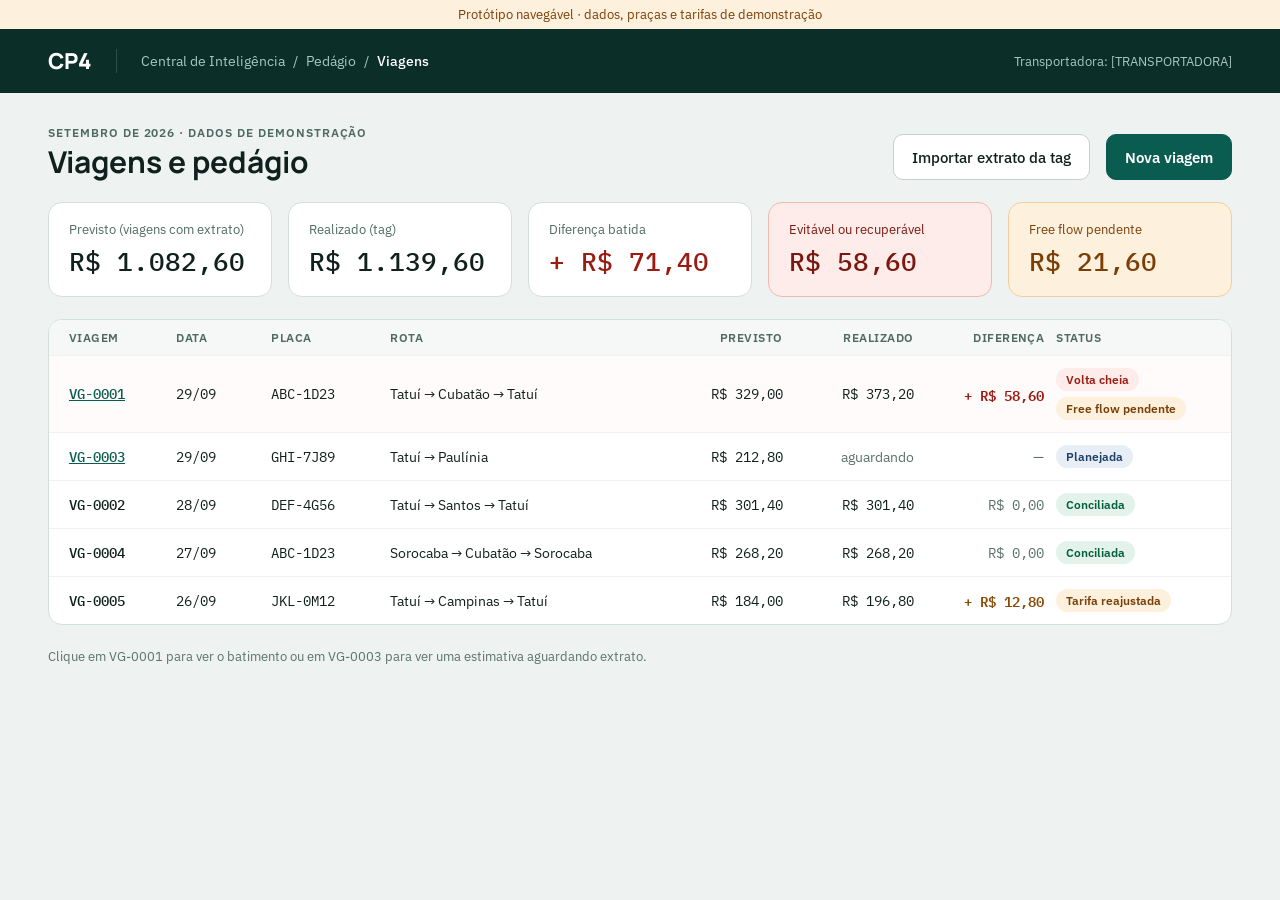
<file: index.html>
<!doctype html>
<html lang="pt-BR">
<head>
<meta charset="utf-8">
<meta name="viewport" content="width=device-width, initial-scale=1">
<title>Viagens e pedágio · CP4</title>
<link rel="stylesheet" href="assets/style.css?v=5">
</head>
<body>
<div class="demo-bar">Protótipo navegável · dados, praças e tarifas de demonstração</div>
<header class="hdr">
  <div class="logo">CP4</div><div class="sep"></div>
  <nav aria-label="Navegação"><span>Central de Inteligência</span><span>/</span><span>Pedágio</span><span>/</span><span class="cur">Viagens</span></nav>
  <div class="sp"></div><span class="tenant">Transportadora: [TRANSPORTADORA]</span>
</header>

<main>
  <div class="titlebar">
    <div><span class="eyebrow">Setembro de 2026 · dados de demonstração</span><h1>Viagens e pedágio</h1></div>
    <a class="btn" href="importar.html">Importar extrato da tag</a>
    <a class="btn btn-p" href="nova-viagem.html">Nova viagem</a>
  </div>

  <div class="kpis k5">
    <div class="kpi"><span class="l">Previsto (viagens com extrato)</span><span class="v num">R$ 1.082,60</span></div>
    <div class="kpi"><span class="l">Realizado (tag)</span><span class="v num">R$ 1.139,60</span></div>
    <div class="kpi"><span class="l">Diferença batida</span><span class="v num red" style="font-weight:500">+ R$ 71,40</span></div>
    <div class="kpi bad"><span class="l">Evitável ou recuperável</span><span class="v num">R$ 58,60</span></div>
    <div class="kpi warn"><span class="l">Free flow pendente</span><span class="v num">R$ 21,60</span></div>
  </div>

  <div class="tbl">
    <div class="th" style="grid-template-columns:.8fr .7fr .9fr 2.2fr 1fr 1fr 1fr 1.3fr"><span>Viagem</span><span>Data</span><span>Placa</span><span>Rota</span><span class="r">Previsto</span><span class="r">Realizado</span><span class="r">Diferença</span><span>Status</span></div>
    <a class="tr hot" href="batimento.html" style="grid-template-columns:.8fr .7fr .9fr 2.2fr 1fr 1fr 1fr 1.3fr"><span class="num link-id">VG-0001</span><span class="num">29/09</span><span class="num">ABC-1D23</span><span>Tatuí → Cubatão → Tatuí</span><span class="num r">R$ 329,00</span><span class="num r">R$ 373,20</span><span class="num r red">+ R$ 58,60</span><span style="display:flex;gap:6px;flex-wrap:wrap"><span class="pill bad">Volta cheia</span><span class="pill warn">Free flow pendente</span></span></a>
    <a class="tr" href="estimativa.html" style="grid-template-columns:.8fr .7fr .9fr 2.2fr 1fr 1fr 1fr 1.3fr"><span class="num link-id">VG-0003</span><span class="num">29/09</span><span class="num">GHI-7J89</span><span>Tatuí → Paulínia</span><span class="num r">R$ 212,80</span><span class="r grey">aguardando</span><span class="r grey">—</span><span class="pill info">Planejada</span></a>
    <div class="tr" style="grid-template-columns:.8fr .7fr .9fr 2.2fr 1fr 1fr 1fr 1.3fr"><span class="num" style="font-weight:500">VG-0002</span><span class="num">28/09</span><span class="num">DEF-4G56</span><span>Tatuí → Santos → Tatuí</span><span class="num r">R$ 301,40</span><span class="num r">R$ 301,40</span><span class="num r grey">R$ 0,00</span><span class="pill ok">Conciliada</span></div>
    <div class="tr" style="grid-template-columns:.8fr .7fr .9fr 2.2fr 1fr 1fr 1fr 1.3fr"><span class="num" style="font-weight:500">VG-0004</span><span class="num">27/09</span><span class="num">ABC-1D23</span><span>Sorocaba → Cubatão → Sorocaba</span><span class="num r">R$ 268,20</span><span class="num r">R$ 268,20</span><span class="num r grey">R$ 0,00</span><span class="pill ok">Conciliada</span></div>
    <div class="tr" style="grid-template-columns:.8fr .7fr .9fr 2.2fr 1fr 1fr 1fr 1.3fr"><span class="num" style="font-weight:500">VG-0005</span><span class="num">26/09</span><span class="num">JKL-0M12</span><span>Tatuí → Campinas → Tatuí</span><span class="num r">R$ 184,00</span><span class="num r">R$ 196,80</span><span class="num r amber">+ R$ 12,80</span><span class="pill warn">Tarifa reajustada</span></div>
  </div>
  <p class="note" style="font-size:13px">Clique em VG-0001 para ver o batimento ou em VG-0003 para ver uma estimativa aguardando extrato.</p>
</main>
<script src="assets/responsive.js?v=5"></script>
</body>
</html>
</file>
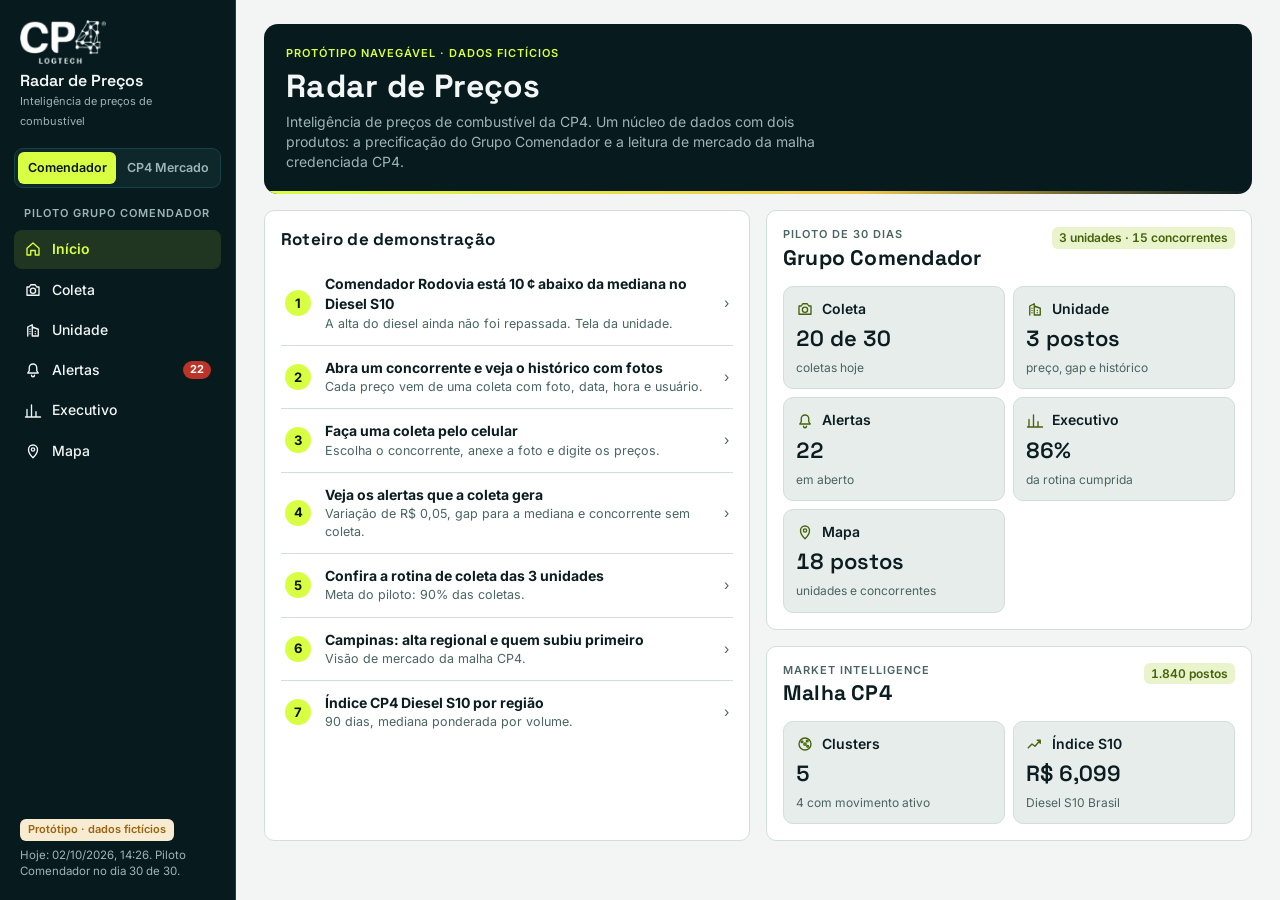
<file: precos/index.html>
<!doctype html>
<html lang="pt-BR">
<head>
<meta charset="utf-8">
<meta name="viewport" content="width=device-width, initial-scale=1, viewport-fit=cover">
<meta name="robots" content="noindex">
<title>Radar de Preços CP4</title>
<link rel="preconnect" href="https://fonts.googleapis.com">
<link rel="preconnect" href="https://fonts.gstatic.com" crossorigin>
<link rel="stylesheet" href="https://fonts.googleapis.com/css2?family=Space+Grotesk:wght@500;600;700&family=Inter:wght@400;500;600;700&display=swap">
<style>
/* Layout: app shell. Sidebar com troca de espaço (Comendador / CP4) no desktop; barra inferior no celular. Preços sempre no formato de totem de posto. */
:root{
  /* Marca CP4 Logtech: fundo petróleo, limão como único realce de interação, verde só para status. */
  --bg:#F2F5F3; --surface:#FFFFFF; --surface-2:#E7EDEA; --ink:#0B1D20; --muted:#4A6461; --line:#D2DEDA;
  --accent:#46620A; --accent-soft:#EAF4CC; --lime:#D9FF43; --on-lime:#0B1408;
  --good:#1E7F48; --good-soft:#DDF1E4; --bad:#BC3328; --bad-soft:#F8E0DD; --warn:#9A6410; --warn-soft:#F7EBD2;
  --chrome:#071A1D; --chrome-2:#0D272B; --chrome-ink:#F3F6F6; --chrome-muted:#9EB4B6; --chrome-line:#174147;
  --totem:#071A1D; --totem-fg:#F2C94C; --map:#E3EAE7; --road:#FFFFFF; --road-2:#C9D3CF; --water:#C8DDE3;
  --f-display:"Space Grotesk",ui-sans-serif,system-ui,sans-serif;
  --f-body:"Inter",ui-sans-serif,system-ui,-apple-system,"Segoe UI",sans-serif;
  --r:10px;
}
@media (prefers-color-scheme: dark){:root:not([data-theme="light"]){
  --bg:#071A1D; --surface:#0D272B; --surface-2:#113238; --ink:#F3F6F6; --muted:#9EB4B6; --line:#174147;
  --accent:#D9FF43; --accent-soft:#1E3A16; --lime:#D9FF43; --on-lime:#0B1408;
  --good:#38C985; --good-soft:#123A2C; --bad:#EF6A5E; --bad-soft:#3D1D1A; --warn:#F2C94C; --warn-soft:#3A3116;
  --chrome:#051416; --chrome-2:#0D272B; --chrome-ink:#F3F6F6; --chrome-muted:#9EB4B6; --chrome-line:#174147;
  --totem:#031012; --totem-fg:#F2C94C; --map:#0B2226; --road:#1B444A; --road-2:#123236; --water:#0E3340;
  color-scheme:dark}}
:root[data-theme="dark"]{
  --bg:#071A1D; --surface:#0D272B; --surface-2:#113238; --ink:#F3F6F6; --muted:#9EB4B6; --line:#174147;
  --accent:#D9FF43; --accent-soft:#1E3A16; --lime:#D9FF43; --on-lime:#0B1408;
  --good:#38C985; --good-soft:#123A2C; --bad:#EF6A5E; --bad-soft:#3D1D1A; --warn:#F2C94C; --warn-soft:#3A3116;
  --chrome:#051416; --chrome-2:#0D272B; --chrome-ink:#F3F6F6; --chrome-muted:#9EB4B6; --chrome-line:#174147;
  --totem:#031012; --totem-fg:#F2C94C; --map:#0B2226; --road:#1B444A; --road-2:#123236; --water:#0E3340;
  color-scheme:dark}
*{box-sizing:border-box}
html,body{height:100%}
body{background:var(--bg);color:var(--ink);font-family:var(--f-body);font-size:14px;line-height:1.45}
button,input,select,textarea{font:inherit;color:inherit}
.num,table td.n{font-variant-numeric:tabular-nums}
h1,h2,h3{font-family:var(--f-display);font-weight:700;letter-spacing:.01em;margin:0;text-wrap:balance}
h1{font-size:30px;line-height:1.05}
h2{font-size:21px}
h3{font-size:17px}
.eyebrow{font-size:11px;letter-spacing:.09em;text-transform:uppercase;color:var(--muted);font-weight:600}
.muted{color:var(--muted)}
a{color:var(--accent)}
:focus-visible{outline:2px solid var(--accent);outline-offset:2px}

/* shell */
.app{display:grid;grid-template-columns:236px minmax(0,1fr);min-height:100%}
.side{background:var(--chrome);color:var(--chrome-ink);border-right:1px solid var(--chrome-line);padding:20px 14px;display:flex;flex-direction:column;gap:18px;position:sticky;top:0;height:100vh}
.brand{display:flex;align-items:center;gap:10px;padding:0 6px}
.brand{flex-direction:column;align-items:flex-start;gap:8px;text-decoration:none;color:var(--chrome-ink)}
.brand img{height:44px;width:auto;display:block}
.brand b{font-family:var(--f-display);font-size:16px;font-weight:600;display:block;line-height:1.1}
.brand span{font-size:11px;color:var(--chrome-muted)}
.ws{display:grid;grid-template-columns:1fr 1fr;background:var(--chrome-2);border:1px solid var(--chrome-line);border-radius:9px;padding:3px;gap:3px}
.ws button{border:0;background:transparent;border-radius:6px;padding:7px 4px;font-weight:600;font-size:12.5px;cursor:pointer;color:var(--chrome-muted)}
.ws button[aria-pressed="true"]{background:var(--lime);color:var(--on-lime)}
.nav{display:flex;flex-direction:column;gap:2px}
.nav a{display:flex;align-items:center;gap:10px;padding:9px 10px;border-radius:8px;text-decoration:none;color:var(--chrome-ink);font-weight:500}
.nav a:hover{background:var(--chrome-2)}
.nav a[aria-current="page"]{background:rgba(217,255,67,.12);color:var(--lime);font-weight:600}
.side .eyebrow{color:var(--chrome-muted)}
.nav svg{width:18px;height:18px;flex:none}
.nav .count{margin-left:auto;background:var(--bad);color:#fff;font-size:11px;border-radius:10px;padding:1px 7px;font-weight:700}
.side .foot{margin-top:auto;font-size:11.5px;color:var(--chrome-muted);padding:0 6px;display:grid;gap:6px}
.proto{display:inline-flex;align-items:center;gap:6px;background:var(--warn-soft);color:var(--warn);border-radius:6px;padding:3px 8px;font-size:11px;font-weight:600;width:max-content}
main{min-width:0;padding-block:24px 48px;padding-inline:28px}
.topbar{display:none}
.bottom{display:none}

@media (max-width:860px){
  .app{grid-template-columns:minmax(0,1fr)}
  .side{display:none}
  .topbar{display:flex;align-items:center;gap:10px;justify-content:space-between;background:var(--chrome);color:var(--chrome-ink);border-bottom:1px solid var(--chrome-line);padding:10px 16px;position:sticky;top:env(safe-area-inset-top,0px);z-index:20}
  .topbar .ws{width:210px}
  .topbar .brand img{height:30px}
  main{padding-inline:16px;padding-block:18px 96px}
  .bottom{display:flex;position:fixed;left:0;right:0;bottom:0;background:var(--chrome);border-top:1px solid var(--chrome-line);padding:6px 4px calc(6px + env(safe-area-inset-bottom,0px));z-index:30}
  .bottom a{flex:1;display:flex;flex-direction:column;align-items:center;gap:2px;font-size:10.5px;text-decoration:none;color:var(--chrome-muted);padding:4px 0;font-weight:500;position:relative}
  .bottom a[aria-current="page"]{color:var(--lime);font-weight:700}
  .bottom svg{width:21px;height:21px}
  .bottom .dot{position:absolute;top:2px;left:calc(50% + 6px);width:8px;height:8px;border-radius:50%;background:var(--bad)}
}

/* building blocks */
.head{display:flex;flex-wrap:wrap;align-items:flex-end;justify-content:space-between;gap:12px;margin-bottom:18px}
.head .sub{color:var(--muted);margin-top:4px;max-width:62ch}
.panel{background:var(--surface);border:1px solid var(--line);border-radius:var(--r);padding:16px;min-width:0}
.panel > h3 + *{margin-top:10px}
.stack{display:flex;flex-direction:column;gap:16px}
.grid2{display:grid;grid-template-columns:repeat(auto-fit,minmax(min(100%,420px),1fr));gap:16px}
.kpis{display:grid;grid-template-columns:repeat(auto-fit,minmax(150px,1fr));gap:1px;background:var(--surface);border:1px solid var(--line);border-radius:var(--r);overflow:hidden}
.kpi{background:var(--surface);padding:12px 14px;min-width:0;box-shadow:1px 0 0 var(--line),0 1px 0 var(--line)}
.kpi .v{font-family:var(--f-display);font-size:26px;font-weight:600;line-height:1.1;margin-top:4px;font-variant-numeric:tabular-nums}
.kpi .d{font-size:12px;margin-top:2px;color:var(--muted)}
.chips{display:flex;flex-wrap:wrap;gap:6px}
.chip{border:1px solid var(--line);background:var(--surface);border-radius:999px;padding:6px 12px;font-size:13px;font-weight:500;cursor:pointer}
.chip[aria-pressed="true"]{background:var(--ink);color:var(--bg);border-color:var(--ink)}
.pill{display:inline-flex;align-items:center;gap:4px;border-radius:6px;padding:2px 7px;font-size:12px;font-weight:600;white-space:nowrap;font-variant-numeric:tabular-nums}
.pill.good{background:var(--good-soft);color:var(--good)}
.pill.bad{background:var(--bad-soft);color:var(--bad)}
.pill.warn{background:var(--warn-soft);color:var(--warn)}
.pill.neutral{background:var(--surface-2);color:var(--muted);border:1px solid var(--line)}
.pill.acc{background:var(--accent-soft);color:var(--accent)}
.up{color:var(--bad)} .down{color:var(--good)}
select.sel{border:1px solid var(--line);background:var(--surface);border-radius:8px;padding:8px 30px 8px 10px;font-weight:600;max-width:100%}
.btn{border:0;border-radius:9px;padding:11px 16px;font-weight:700;cursor:pointer;background:var(--lime);color:var(--on-lime)}
.btn:hover:not(:disabled){filter:brightness(1.05)}
.btn:disabled{opacity:.4;cursor:not-allowed}
.btn.ghost{background:transparent;border:1px solid var(--line);color:var(--ink);padding:7px 12px;font-weight:600;font-size:13px}

/* totem price */
.totem{display:inline-flex;align-items:baseline;gap:2px;background:var(--totem);color:var(--totem-fg);font-family:var(--f-display);font-weight:600;border-radius:6px;padding:2px 8px;line-height:1.15;font-variant-numeric:tabular-nums;letter-spacing:.02em;white-space:nowrap}
.totem small{font-size:.62em;opacity:.75;margin-right:2px}
.totem sup{font-size:.55em;top:-.6em}
.totem.lg{font-size:38px;padding:4px 14px;border-radius:8px}
.totem.md{font-size:22px}
.totem.sm{font-size:16px;padding:1px 6px}
.plain sup{font-size:.6em}

/* tables */
.tbl-wrap{overflow-x:auto;margin-inline:-4px}
table{border-collapse:collapse;width:100%;font-size:13.5px}
th{font-size:11px;text-transform:uppercase;letter-spacing:.07em;color:var(--muted);font-weight:600;text-align:left;padding:8px;border-bottom:1px solid var(--line);white-space:nowrap}
td{padding:9px 8px;border-bottom:1px solid var(--line);vertical-align:middle}
tr:last-child td{border-bottom:0}
td.n,th.n{text-align:right}
.station b{display:block;font-weight:600}
.station span{font-size:12px;color:var(--muted)}
.own-row td{background:var(--accent-soft)}

tr.click{cursor:pointer}
tr.click:hover td{background:var(--surface-2)}
a.rowlink{color:inherit;text-decoration:none}
a.rowlink b::after{content:" ›";color:var(--muted);font-weight:400}
.back{display:inline-flex;align-items:center;gap:6px;font-size:13px;font-weight:600;text-decoration:none;color:var(--accent);margin-bottom:8px}
.home-grid{display:grid;grid-template-columns:repeat(auto-fit,minmax(min(100%,380px),1fr));gap:16px}
.hub{display:grid;gap:12px}
.hub .hd{display:flex;justify-content:space-between;align-items:flex-start;gap:10px;flex-wrap:wrap}
.tiles{display:grid;grid-template-columns:repeat(auto-fill,minmax(150px,1fr));gap:8px}
.tile{display:grid;gap:4px;text-decoration:none;color:var(--ink);border:1px solid var(--line);border-radius:10px;padding:12px;background:var(--surface-2);transition:border-color .15s}
.tile:hover{border-color:var(--accent)}
.tile .ic{display:flex;align-items:center;gap:8px;font-weight:600}
.tile .ic svg{width:18px;height:18px;color:var(--accent)}
.tile .big{font-family:var(--f-display);font-size:22px;font-weight:600;font-variant-numeric:tabular-nums}
.tile small{color:var(--muted);font-size:12px}
.tour{display:grid;gap:0;counter-reset:t}
.tour a{display:grid;grid-template-columns:28px minmax(0,1fr) auto;gap:12px;align-items:center;padding:12px 4px;border-bottom:1px solid var(--line);text-decoration:none;color:var(--ink)}
.tour a:last-child{border-bottom:0}
.tour a:hover b{text-decoration:underline}
.tour a::before{counter-increment:t;content:counter(t);width:26px;height:26px;border-radius:50%;background:var(--lime);color:var(--on-lime);display:grid;place-items:center;font-weight:700;font-size:13px}
.tour small{display:block;color:var(--muted);font-size:12.5px}
.hero-band{background:var(--chrome);color:var(--chrome-ink);border-radius:14px;padding:22px;display:grid;gap:8px;position:relative;overflow:hidden}
.hero-band h1{font-size:32px}
.hero-band p{color:var(--chrome-muted);max-width:60ch;margin:0}
.hero-band .eyebrow{color:var(--lime)}
.hero-band .line{position:absolute;left:0;bottom:0;height:3px;width:100%;background:linear-gradient(90deg,var(--lime),#F2C94C 60%,transparent)}
/* charts */
.chart{position:relative}
.chart svg{display:block;width:100%;height:auto;overflow:visible}
.chart .axis{fill:var(--muted);font-size:11px;font-family:var(--f-body)}
.chart .grid{stroke:var(--line);stroke-width:1}
.tip{position:absolute;pointer-events:none;background:var(--ink);color:var(--bg);font-size:12px;border-radius:7px;padding:7px 9px;white-space:nowrap;transform:translate(-50%,-100%);z-index:5;box-shadow:0 4px 14px rgba(0,0,0,.2)}
.tip b{font-weight:700}
.tip i{display:inline-block;width:8px;height:8px;border-radius:2px;margin-right:5px;font-style:normal}
.legend{display:flex;flex-wrap:wrap;gap:14px;font-size:12px;color:var(--muted);margin-top:8px}
.legend span{display:inline-flex;align-items:center;gap:6px}
.legend i{width:14px;height:3px;border-radius:2px;display:inline-block}
.legend i.band{height:10px;opacity:.5}

/* alerts */
.alert{display:grid;grid-template-columns:4px minmax(0,1fr) auto;gap:12px;align-items:start;background:var(--surface);border:1px solid var(--line);border-radius:var(--r);padding:12px 14px 12px 0;overflow:hidden}
.alert .stripe{align-self:stretch;margin:-12px 0}
.alert.sev-bad .stripe{background:var(--bad)} .alert.sev-warn .stripe{background:var(--warn)} .alert.sev-info .stripe{background:var(--accent)}
.alert.ack{opacity:.55}
.alert .t{font-weight:600}
.alert .m{font-size:12.5px;color:var(--muted);margin-top:2px}

/* collection */
.collect{display:grid;grid-template-columns:minmax(0,460px) minmax(0,1fr);gap:20px;align-items:start}
@media (max-width:980px){.collect{grid-template-columns:minmax(0,1fr)}}
.step{display:grid;gap:10px}
.step + .step{border-top:1px solid var(--line);padding-top:16px;margin-top:16px}
.step-h{display:flex;align-items:center;gap:10px;font-weight:700}
.step-h .n{width:24px;height:24px;border-radius:50%;background:var(--ink);color:var(--bg);display:grid;place-items:center;font-size:12px;flex:none}
.step-h .n.done{background:var(--good);color:#fff}
.comp-pick{display:grid;gap:6px}
.comp-pick button{display:flex;justify-content:space-between;gap:10px;align-items:center;text-align:left;border:1px solid var(--line);background:var(--surface);border-radius:9px;padding:10px 12px;cursor:pointer}
.comp-pick button[aria-pressed="true"]{border-color:var(--accent);box-shadow:inset 0 0 0 1px var(--accent);background:var(--accent-soft)}
.comp-pick small{color:var(--muted);font-size:12px}
.photo{border:2px dashed var(--line);border-radius:10px;display:grid;place-items:center;text-align:center;padding:22px 14px;cursor:pointer;background:var(--surface-2);gap:4px}
.photo:hover{border-color:var(--accent)}
.photo img{max-height:180px;border-radius:8px}
.photo input{position:absolute;width:1px;height:1px;opacity:0}
.prices{display:grid;gap:8px}
.prow{display:grid;grid-template-columns:minmax(0,1fr) 120px;gap:10px;align-items:center}
.prow label b{display:block;font-weight:600}
.prow label small{color:var(--muted);font-size:12px}
.prow input{border:1px solid var(--line);background:var(--surface);border-radius:8px;padding:9px 10px;text-align:right;font-family:var(--f-display);font-size:20px;font-weight:600;width:100%;font-variant-numeric:tabular-nums}
.prow input.flag{border-color:var(--warn);background:var(--warn-soft)}
.prow .hint{grid-column:1/-1;font-size:12px;color:var(--warn);margin-top:-4px}
.auto{display:flex;flex-wrap:wrap;gap:6px 14px;font-size:12px;color:var(--muted);background:var(--surface-2);border-radius:8px;padding:8px 10px}
.auto b{color:var(--ink);font-weight:600}
.round{display:grid;grid-template-columns:minmax(0,1fr) 64px 64px;gap:4px 8px;align-items:center;font-size:13px}
.round .h{font-size:11px;color:var(--muted);text-transform:uppercase;letter-spacing:.06em;font-weight:600}
.tick{width:22px;height:22px;border-radius:6px;display:grid;place-items:center;font-size:13px;font-weight:700;justify-self:center}
.tick.ok{background:var(--good-soft);color:var(--good)} .tick.no{background:var(--surface-2);color:var(--muted);border:1px dashed var(--line)} .tick.late{background:var(--bad-soft);color:var(--bad)}
.feed{display:grid;gap:8px}
.feed .it{display:grid;grid-template-columns:56px minmax(0,1fr) auto;gap:10px;align-items:center;padding:8px;border:1px solid var(--line);border-radius:9px;background:var(--surface)}
.feed .it img,.feed .it .ph{width:56px;height:56px;border-radius:7px;object-fit:cover;display:block}
.feed .it b{font-weight:600}
.feed .it small{display:block;color:var(--muted);font-size:12px}
.toast{position:fixed;left:50%;bottom:calc(84px + env(safe-area-inset-bottom,0px));transform:translateX(-50%);background:var(--ink);color:var(--bg);padding:10px 16px;border-radius:9px;font-weight:600;z-index:50;box-shadow:0 8px 24px rgba(0,0,0,.25)}
@media (min-width:861px){.toast{bottom:28px}}

/* unit */
.unit-hero{display:grid;grid-template-columns:auto minmax(0,1fr);gap:18px;align-items:center}
@media (max-width:620px){.unit-hero{grid-template-columns:minmax(0,1fr)}}
.gapbox{display:flex;flex-wrap:wrap;gap:8px 18px;align-items:center}
.gapbox .g{font-family:var(--f-display);font-size:30px;font-weight:700;line-height:1;font-variant-numeric:tabular-nums}
.ladder{display:grid;gap:4px;margin-top:4px}
.ladder .r{display:grid;grid-template-columns:minmax(0,140px) minmax(0,1fr) 64px;gap:8px;align-items:center;font-size:12.5px}
.ladder .bar{height:22px;position:relative;background:var(--surface-2);border-radius:4px}
.ladder .bar i{position:absolute;top:3px;bottom:3px;width:3px;border-radius:2px;background:var(--muted)}

/* executive */
.ucard{display:grid;gap:12px}
.ucard .top{display:flex;justify-content:space-between;gap:8px;align-items:flex-start;flex-wrap:wrap}
.comp-bar{height:10px;border-radius:5px;background:var(--surface-2);position:relative;overflow:visible;border:1px solid var(--line)}
.comp-bar span{position:absolute;inset:0 auto 0 0;border-radius:5px}
.comp-bar .meta{position:absolute;top:-4px;bottom:-4px;width:2px;background:var(--ink)}
.heat td{text-align:center}
.cell{display:inline-block;min-width:52px;border-radius:6px;padding:3px 6px;font-weight:700;font-size:12.5px;font-variant-numeric:tabular-nums}

/* map */
.map svg{display:block;width:100%;height:auto;border-radius:var(--r);background:var(--map)}
.map .lbl{font-size:11px;font-family:var(--f-body);font-weight:600;fill:var(--ink);paint-order:stroke;stroke:var(--map);stroke-width:3px}
.map .pin{cursor:pointer}
.map-side{display:grid;gap:10px;align-content:start}
.map-layout{display:grid;grid-template-columns:minmax(0,2.2fr) minmax(240px,1fr);gap:16px}
@media (max-width:980px){.map-layout{grid-template-columns:minmax(0,1fr)}}

/* clusters */
.cl-layout{display:grid;grid-template-columns:300px minmax(0,1fr);gap:16px;align-items:start}
@media (max-width:1080px){.cl-layout{grid-template-columns:minmax(0,1fr)}}
.cl-list{display:grid;gap:8px}
.cl-list button{display:grid;grid-template-columns:minmax(0,1fr) auto;gap:2px 10px;text-align:left;border:1px solid var(--line);background:var(--surface);border-radius:10px;padding:10px 12px;cursor:pointer;align-items:center}
.cl-list button[aria-pressed="true"]{border-color:var(--accent);box-shadow:inset 0 0 0 1px var(--accent)}
.cl-list b{font-weight:600}
.cl-list small{color:var(--muted);font-size:12px}
.mv{display:grid;grid-template-columns:auto minmax(0,1fr);gap:4px 12px;padding:10px 0;border-bottom:1px solid var(--line)}
.mv:last-child{border-bottom:0}
.tag{font-size:10.5px;letter-spacing:.06em;text-transform:uppercase;font-weight:700;border-radius:5px;padding:3px 6px;white-space:nowrap;align-self:start}
@media (prefers-reduced-motion:no-preference){.view{animation:fade .18s ease-out}}
@keyframes fade{from{opacity:.4;transform:translateY(3px)}to{opacity:1;transform:none}}
</style>
<style>[hidden]{display:none!important}body{margin:0}:root{padding-top:env(safe-area-inset-top,0px);padding-bottom:env(safe-area-inset-bottom,0px)}</style>
</head>
<body>

<div class="app">
  <aside class="side" aria-label="Navegação">
    <a class="brand" href="#inicio"><img src="[data-uri]" alt="CP4 Logtech" width="86" height="44"><div><b>Radar de Preços</b><span>Inteligência de preços de combustível</span></div></a>
    <div class="ws" role="group" aria-label="Espaço de dados" data-ws></div>
    <nav class="nav" data-nav></nav>
    <div class="foot">
      <span class="proto">Protótipo · dados fictícios</span>
      <span>Hoje: 02/10/2026, 14:26. Piloto Comendador no dia 30 de 30.</span>
    </div>
  </aside>
  <div style="min-width:0">
    <header class="topbar">
      <a class="brand" href="#inicio"><img src="[data-uri]" alt="CP4 Logtech" width="58" height="30"></a>
      <div class="ws" role="group" aria-label="Espaço de dados" data-ws></div>
    </header>
    <main id="view" class="view"></main>
  </div>
</div>
<nav class="bottom" data-bottom aria-label="Seções"></nav>
<div id="toast" class="toast" hidden></div>

<script>
// ---------- utilidades ----------
function rng(seed){return function(){seed|=0;seed=seed+0x6D2B79F5|0;let t=Math.imul(seed^seed>>>15,1|seed);t=t+Math.imul(t^t>>>7,61|t)^t;return((t^t>>>14)>>>0)/4294967296}}
const R=rng(42);
const ri=(a,b)=>a+Math.floor(R()*(b-a+1));
const esc=s=>String(s).replace(/[&<>"']/g,c=>({'&':'&amp;','<':'&lt;','>':'&gt;','"':'&quot;',"'":'&#39;'}[c]));
const DAYS=30, NOW_H=14.43;
const TODAY=new Date(2026,9,2,14,26);
function dlabel(i,n=DAYS){const d=new Date(2026,9,2);d.setDate(d.getDate()-(n-1-i));return String(d.getDate()).padStart(2,'0')+'/'+String(d.getMonth()+1).padStart(2,'0')}
const reais=c=>(c/100).toFixed(2).replace('.',',');
const priceTxt=c=>'R$ '+reais(c)+'9';
const totem=(c,size='sm')=>`<span class="totem ${size}"><small>R$</small>${reais(c)}<sup>9</sup></span>`;
const plain=c=>`<span class="plain num">R$ ${reais(c)}<sup>9</sup></span>`;
const cents=(d,sign=true)=>{const v=Math.round(d*10)/10;const s=(Number.isInteger(v)?String(Math.abs(v)):Math.abs(v).toFixed(1).replace('.',','));return (v>0&&sign?'+':v<0?'−':'')+s+' ¢'};
const median=a=>{const s=[...a].sort((x,y)=>x-y),m=s.length>>1;return s.length%2?s[m]:(s[m-1]+s[m])/2};
const avg=a=>a.reduce((x,y)=>x+y,0)/a.length;
const quant=(a,q)=>{const s=[...a].sort((x,y)=>x-y),p=(s.length-1)*q,b=Math.floor(p);return s[b]+(s[Math.min(b+1,s.length-1)]-s[b])*(p-b)};
const sd=a=>{const m=avg(a);return Math.sqrt(avg(a.map(x=>(x-m)**2)))};
function ago(h){if(h<1)return 'há '+Math.max(1,Math.round(h*60))+' min';if(h<24)return 'há '+Math.round(h)+' h';const d=Math.floor(h/24);return 'há '+d+(d>1?' dias':' dia')}
function clock(h){const t=new Date(TODAY.getTime()-h*3600e3);const hh=String(t.getHours()).padStart(2,'0')+':'+String(t.getMinutes()).padStart(2,'0');return h<NOW_H?'hoje '+hh:(h<NOW_H+24?'ontem '+hh:String(t.getDate()).padStart(2,'0')+'/'+String(t.getMonth()+1).padStart(2,'0')+' '+hh)}
const deltaPill=(d,goodWhenUp=false)=>{if(Math.abs(d)<0.5)return `<span class="pill neutral">0 ¢</span>`;const up=d>0;const cls=(up!==goodWhenUp)?(up?'bad':'good'):(up?'good':'bad');return `<span class="pill ${cls}">${up?'▲':'▼'} ${cents(Math.abs(d),false)}</span>`};

// ---------- dados Comendador ----------
const FUELS=[
  {id:'gc',name:'Gasolina comum',short:'Gasolina',base:629},
  {id:'ga',name:'Gasolina aditivada',short:'Aditivada',base:649},
  {id:'et',name:'Etanol hidratado',short:'Etanol',base:419},
  {id:'s10',name:'Diesel S10',short:'S10',base:614},
  {id:'s500',name:'Diesel S500',short:'S500',base:604},
];
const FUEL=Object.fromEntries(FUELS.map(f=>[f.id,f]));
const FLAG={Shell:4,Petrobras:2,Ipiranga:2,Ale:0,'Bandeira branca':-6};
const UNITS=[
  {id:'centro',name:'Comendador Centro',addr:'Av. Brasil, 1.240',x:300,y:205,user:'Marcos Silva',rate:.96,lag:{gas:99,dsl:1},off:3,
   comps:[['Auto Posto Avenida','Ipiranga',250,165,1.2],['Posto Matriz','Shell',345,160,1.8],['Posto Bela Vista','Petrobras',360,250,6.1],['Auto Posto Real','Bandeira branca',240,265,0.6],['Posto Praça','Ale',300,290,5.4]]},
  {id:'rodovia',name:'Comendador Rodovia',addr:'Rod. SP-330, km 102',x:545,y:105,user:'Juliana Rocha',rate:.92,lag:{gas:1,dsl:99},off:-1,
   comps:[['Posto Serra Azul','Shell',600,70,2.1],['Rodoposto Trevão','Petrobras',505,62,1.4],['Auto Posto Km 104','Ipiranga',612,148,5.9],['Posto Caminhoneiro','Bandeira branca',480,140,0.9],['Posto Estrela','Ale',560,175,29.5]]},
  {id:'distrito',name:'Comendador Distrito',addr:'Av. das Indústrias, 85',x:135,y:360,user:'Paulo Henrique',rate:.78,lag:{gas:0,dsl:0},off:0,
   comps:[['Posto Industrial','Petrobras',90,320,6.4],['Auto Posto Trevo','Bandeira branca',185,405,52],['Posto Portal','Ipiranga',70,395,5.1],['Posto Jardim Europa','Shell',190,318,1.7],['Posto Sete','Ale',120,440,6.8]]},
];
const MOVE={gas:{day:26,d:-6,fuels:['gc','ga']},dsl:{day:21,d:10,fuels:['s10','s500']}};
function makeSeries(off,lag){
  const out={};
  for(const f of FUELS){
    const grp=MOVE.gas.fuels.includes(f.id)?'gas':MOVE.dsl.fuels.includes(f.id)?'dsl':null;
    let idio=0;const arr=[];
    for(let d=0;d<DAYS;d++){
      if(R()<0.045) idio+= (R()<.5?-1:1)*ri(2,4);
      idio=Math.max(-6,Math.min(6,idio));
      let v=f.base+off+idio;
      if(grp){const m=MOVE[grp];if(d>=m.day+lag[grp])v+=m.d}
      if(f.id==='et') v+=Math.round(Math.sin((d+off)/6)*2);
      arr.push(v);
    }
    out[f.id]=arr;
  }
  return out;
}
for(const u of UNITS){
  u.series=makeSeries(u.off,u.lag);
  u.comps=u.comps.map(([name,flag,x,y,h],i)=>{
    const lag={gas:i===2?3:ri(0,4),dsl:i===4&&u.id==='rodovia'?99:ri(0,3)};
    const c={id:u.id+'-'+i,name,flag,x,y,hours:h,lag,off:FLAG[flag]+ri(-3,3)};
    c.series=makeSeries(c.off,lag);
    return c;
  });
}
// preço conhecido = último coletado
function obsDay(h){return h<=NOW_H?DAYS-1:DAYS-1-Math.ceil((h-NOW_H)/24)}
function known(c,f){return c.series[f][obsDay(c.hours)]}
function prevKnown(c,f){return c.series[f][obsDay(c.hours)-1]}
function unitStats(u,f,day=null){
  const ps=u.comps.map(c=>day==null?known(c,f):c.series[f][day]);
  const own=day==null?u.series[f][DAYS-1]:u.series[f][day];
  const med=median(ps);
  return {own,ps,min:Math.min(...ps),max:Math.max(...ps),avg:avg(ps),med,gapMed:own-med,gapMin:own-Math.min(...ps)};
}
// rotina de coleta
for(const u of UNITS){
  const r=rng(u.id.length*97);u.done=[];
  for(let d=0;d<DAYS-1;d++){let n=0;for(let k=0;k<10;k++)if(r()<u.rate)n++;u.done.push(n)}
  const today=u.comps.reduce((s,c)=>s+(c.hours<=NOW_H?1:0)+(c.hours<=2.5?1:0),0);
  u.done.push(today);
}
const PILOT_EXPECTED=3*5*2*DAYS;
// feed de coletas recentes (geradas)
const FEED=[];
for(const u of UNITS)for(const c of u.comps){if(c.hours<30)FEED.push({u,c,h:c.hours,n:5,user:u.user,conf:'alta',img:null})}
FEED.sort((a,b)=>a.h-b.h);

// ---------- alertas ----------
let ALERTS=[];
function buildAlerts(){
  const keep=new Set(ALERTS.filter(a=>a.ack).map(a=>a.key));
  const out=[];
  for(const u of UNITS){
    for(const c of u.comps){
      if(c.hours>24) out.push({key:'st'+c.id,type:'sem',sev:'warn',h:c.hours-24,unit:u,comp:c,title:`${c.name} sem atualização`,msg:`${u.name}: última coleta ${clock(c.hours)} (${ago(c.hours)}). A mediana da unidade usa o último preço conhecido.`});
      for(const f of FUELS){
        const d=known(c,f.id)-prevKnown(c,f.id);
        if(c.hours<=24&&Math.abs(d)>=5) out.push({key:'v'+c.id+f.id,type:'var',sev:'bad',h:c.hours,unit:u,comp:c,fuel:f.id,title:`${c.name} ${d>0?'subiu':'baixou'} ${f.short} em ${cents(Math.abs(d),false)}`,msg:`${u.name}: de ${priceTxt(known(c,f.id)-d)} para ${priceTxt(known(c,f.id))}. Coleta ${clock(c.hours)}.`});
      }
    }
    for(const f of FUELS){
      const s=unitStats(u,f.id);
      if(s.gapMed>=5) out.push({key:'a'+u.id+f.id,type:'acima',sev:'warn',h:0.4,unit:u,fuel:f.id,title:`${u.name} acima da mediana em ${f.short}`,msg:`Seu preço ${priceTxt(s.own)} está ${cents(s.gapMed,false)} acima da mediana (${priceTxt(s.med)}) dos 5 concorrentes.`});
      if(s.gapMed<=-5) out.push({key:'b'+u.id+f.id,type:'abaixo',sev:'info',h:0.4,unit:u,fuel:f.id,title:`${u.name} abaixo da mediana em ${f.short}`,msg:`Seu preço ${priceTxt(s.own)} está ${cents(-s.gapMed,false)} abaixo da mediana (${priceTxt(s.med)}). Pode haver margem para ajuste.`});
    }
  }
  out.sort((a,b)=>a.h-b.h);
  out.forEach(a=>a.ack=keep.has(a.key));
  ALERTS=out;
}
buildAlerts();
const openAlerts=()=>ALERTS.filter(a=>!a.ack).length;

// ---------- dados CP4 ----------
const CLUSTERS=[
  {id:'cps',name:'Campinas · Anhanguera km 100',radius:5,region:'Sudeste',n:12,base:612,mv:'UPWARD'},
  {id:'cwb',name:'Curitiba · Contorno Leste',radius:5,region:'Sul',n:11,base:619,mv:'DISPERSION_INCREASE'},
  {id:'rp',name:'Ribeirão Preto · Anel Norte',radius:5,region:'Sudeste',n:9,base:606,mv:'DOWNWARD'},
  {id:'fsa',name:'Feira de Santana · BR-324',radius:5,region:'Nordeste',n:10,base:622,mv:'VOLATILITY_SPIKE'},
  {id:'gyn',name:'Goiânia · BR-153 Norte',radius:10,region:'Centro-Oeste',n:8,base:598,mv:null},
];
const SNAMES=['Auto Posto Rota','Posto Bandeirantes','Rodoposto Central','Posto Vitória','Auto Posto Sol','Posto Ponte Alta','Posto São Cristóvão','Posto Ipê','Auto Posto Fênix','Posto Marajó','Posto Boa Viagem','Posto Aliança','Posto Horizonte','Auto Posto Líder'];
const BRANDS=['Shell','Petrobras','Ipiranga','Ale','Bandeira branca'];
for(const cl of CLUSTERS){
  cl.st=[];
  for(let i=0;i<cl.n;i++){
    const brand=BRANDS[ri(0,4)];let off=FLAG[brand]+ri(-5,5);
    const lag=i===0?0:ri(0,4)+(R()<.15?20:0);
    const src=R()<.8?'CP4 Core':'ANP';
    const arr=[];let idio=0;
    for(let d=0;d<DAYS;d++){
      if(R()<.04)idio+=(R()<.5?-1:1)*ri(1,3);
      let v=cl.base+off+idio;
      if(cl.mv==='UPWARD'&&d>=21+lag)v+=11;
      if(cl.mv==='DOWNWARD'&&d>=25+Math.min(lag,3))v-=5;
      if(cl.mv==='DISPERSION_INCREASE'&&d>=24)v+=Math.round(off*0.9*(d-23)/6)+(i%3===0?(d-23)*2:0);
      if(cl.mv==='VOLATILITY_SPIKE'&&d>=26)v+=ri(-7,7);
      arr.push(Math.round(v));
    }
    cl.st.push({name:SNAMES[(i+cl.id.length*3)%SNAMES.length]+(i>=SNAMES.length?' II':''),brand,src,lag,off,series:arr,hours:src==='ANP'?ri(30,140):+(R()*20+.3).toFixed(1)});
  }
  const lastDay=a=>a.map(s=>s.series[DAYS-1]);
  cl.medS=[];cl.p25S=[];cl.p75S=[];
  for(let d=0;d<DAYS;d++){const v=cl.st.map(s=>s.series[d]);cl.medS.push(median(v));cl.p25S.push(quant(v,.25));cl.p75S.push(quant(v,.75))}
  const cur=lastDay(cl.st);
  cl.m={n:cl.n,min:Math.min(...cur),max:Math.max(...cur),avg:avg(cur),med:median(cur),p25:quant(cur,.25),p75:quant(cur,.75),sd:sd(cur),
    d24:cl.medS[DAYS-1]-cl.medS[DAYS-2],d7:cl.medS[DAYS-1]-cl.medS[DAYS-8],fresh:cl.st.filter(s=>s.hours<=24).length/cl.n,
    conf:avg(cl.st.map(s=>s.src==='CP4 Core'?.95:.7))};
}
const MOVEMENTS={
  cps:[{type:'UPWARD',label:'Alta regional',start:'23/09',end:'26/09',mag:'+11 ¢ na mediana',aff:'92% dos postos',conf:.91,lead:'Auto Posto Rota subiu primeiro; 50% dos postos reagiram em 1 dia, 75% em 2 dias.'}],
  cwb:[{type:'DISPERSION_INCREASE',label:'Aumento de dispersão',start:'26/09',end:'em curso',mag:'Spread de 14 ¢ para 31 ¢',aff:'5 de 11 postos',conf:.78,lead:'Postos de bandeira branca seguraram preço enquanto bandeiras subiram.'}],
  rp:[{type:'DOWNWARD',label:'Queda regional',start:'27/09',end:'30/09',mag:'−5 ¢ na mediana',aff:'78% dos postos',conf:.84,lead:'Movimento puxado por dois postos de bandeira branca.'}],
  fsa:[{type:'VOLATILITY_SPIKE',label:'Pico de volatilidade',start:'28/09',end:'em curso',mag:'Desvio diário 3× acima do normal',aff:'10 de 10 postos',conf:.66,lead:'Confiança média: 30% dos preços vêm da ANP, com atraso.'}],
  gyn:[],
};
const MVCLS={UPWARD:'bad',DOWNWARD:'good',DISPERSION_INCREASE:'warn',VOLATILITY_SPIKE:'warn'};
// índice CP4 Diesel S10 (90 dias)
const IDX_DAYS=90;
const REGIONS=[{id:'BR',name:'Brasil',off:0,n:1840},{id:'SE',name:'Sudeste',off:-4,n:812},{id:'S',name:'Sul',off:3,n:402},{id:'CO',name:'Centro-Oeste',off:-7,n:268},{id:'NE',name:'Nordeste',off:6,n:281},{id:'N',name:'Norte',off:19,n:77}];
(function(){
  const r=rng(7);let w=0;const base=[];
  for(let d=0;d<IDX_DAYS;d++){w+=(r()-.5)*1.1;w*=.97;let v=601+w;if(d>=58)v-=4;if(d>=81)v+=9;base.push(v)}
  for(const g of REGIONS){g.s=base.map((v,d)=>{let x=v+g.off+(g.id==='BR'?0:Math.sin(d/9+g.off)*1.4);if(d>=81&&d<84&&(g.id==='NE'||g.id==='N'))x-=9*(84-d)/3;return Math.round(x*10)/10})}
})();
function idxLabel(i){const d=new Date(2026,9,2);d.setDate(d.getDate()-(IDX_DAYS-1-i));return String(d.getDate()).padStart(2,'0')+'/'+String(d.getMonth()+1).padStart(2,'0')}

// ---------- gráficos ----------
const CH={};let chN=0;
function niceStep(range){const c=[1,2,5,10,20,25,50,100];return c.find(s=>range/s<=5)||100}
function lineChart({labels,series,band,height=230,fmt=v=>'R$ '+reais(v),xEvery}){
  const id='c'+(chN++);const W=640,H=height,pl=56,pr=58,pt=14,pb=28;
  const vals=[...series.flatMap(s=>s.values),...(band?[...band.lo,...band.hi]:[])];
  let lo=Math.min(...vals),hi=Math.max(...vals);if(hi-lo<4){lo-=2;hi+=2}
  const step=niceStep(hi-lo);lo=Math.floor(lo/step)*step;hi=Math.ceil(hi/step)*step;
  const n=labels.length,x=i=>pl+(W-pl-pr)*i/(n-1),y=v=>pt+(H-pt-pb)*(1-(v-lo)/(hi-lo));
  let g='';
  for(let v=lo;v<=hi+1e-9;v+=step)g+=`<line class="grid" x1="${pl}" x2="${W-pr}" y1="${y(v)}" y2="${y(v)}"/><text class="axis" x="${pl-8}" y="${y(v)+4}" text-anchor="end">${fmt(v)}</text>`;
  const ev=xEvery||Math.ceil(n/6);
  for(let i=n-1;i>=0;i-=ev)g+=`<text class="axis" x="${x(i)}" y="${H-8}" text-anchor="${i===n-1?'end':'middle'}">${labels[i]}</text>`;
  if(band){const top=band.hi.map((v,i)=>`${x(i)},${y(v)}`).join(' '),bot=band.lo.map((v,i)=>`${x(i)},${y(v)}`).reverse().join(' ');g+=`<polygon points="${top} ${bot}" fill="${band.color}" opacity=".16"/>`}
  for(const s of series){g+=`<polyline fill="none" stroke="${s.color}" stroke-width="${s.w||2}" ${s.dash?`stroke-dasharray="${s.dash}"`:''} stroke-linejoin="round" points="${s.values.map((v,i)=>`${x(i)},${y(v)}`).join(' ')}"/>`;
    if(s.end){const v=s.values[n-1];g+=`<circle cx="${x(n-1)}" cy="${y(v)}" r="4" fill="${s.color}"/><text class="axis" x="${x(n-1)+8}" y="${y(v)+4}" style="fill:${s.color};font-weight:700">${fmt(v)}</text>`}}
  g+=`<line data-cross x1="0" x2="0" y1="${pt}" y2="${H-pb}" stroke="var(--muted)" stroke-dasharray="3 3" opacity="0"/>`;
  CH[id]={labels,series,band,fmt,x,n,W,pl,pr};
  return `<div class="chart" data-chart="${id}"><svg viewBox="0 0 ${W} ${H}" role="img" aria-label="Gráfico de linhas">${g}</svg><div class="tip" hidden></div></div>`;
}
document.addEventListener('pointermove',e=>{
  const el=e.target.closest&&e.target.closest('[data-chart]');
  document.querySelectorAll('[data-chart] .tip').forEach(t=>{if(!el||!el.contains(t)){t.hidden=true;const l=t.parentNode.querySelector('[data-cross]');if(l)l.setAttribute('opacity',0)}});
  if(!el)return;const c=CH[el.dataset.chart];if(!c)return;
  const svg=el.querySelector('svg'),r=svg.getBoundingClientRect(),sx=(e.clientX-r.left)/r.width*c.W;
  const i=Math.max(0,Math.min(c.n-1,Math.round((sx-c.pl)/(c.W-c.pl-c.pr)*(c.n-1))));
  const l=el.querySelector('[data-cross]');l.setAttribute('x1',c.x(i));l.setAttribute('x2',c.x(i));l.setAttribute('opacity',1);
  const t=el.querySelector('.tip');t.hidden=false;
  t.innerHTML=`<b>${c.labels[i]}</b><br>`+c.series.map(s=>`<i style="background:${s.color}"></i>${s.name}: ${c.fmt(s.values[i])}`).join('<br>')+(c.band&&c.band.name?`<br><span style="opacity:.7">${c.band.name}: ${c.fmt(c.band.lo[i])} a ${c.fmt(c.band.hi[i])}</span>`:'');
  t.style.left=Math.min(Math.max(c.x(i)/c.W*r.width,70),r.width-70)+'px';t.style.top='8px';
});
function spark(vals,color='var(--accent)',w=90,h=26){const lo=Math.min(...vals),hi=Math.max(...vals)||1,rg=hi-lo||1;const p=vals.map((v,i)=>`${(i/(vals.length-1)*w).toFixed(1)},${(h-2-(v-lo)/rg*(h-4)).toFixed(1)}`).join(' ');return `<svg width="${w}" height="${h}" viewBox="0 0 ${w} ${h}" aria-hidden="true"><polyline fill="none" stroke="${color}" stroke-width="1.6" points="${p}"/></svg>`}
function photoThumb(c,u){ // foto simulada do totem do concorrente
  const fs=['gc','et','s10'];const rows=fs.map((f,i)=>`<text x="8" y="${30+i*15}" font-size="6" fill="#9fb">${FUEL[f].short.slice(0,3).toUpperCase()}</text><text x="59" y="${30+i*15}" font-size="11" fill="#FFB927" text-anchor="end" font-family="monospace">${reais(known(c,f))}9</text>`).join('');
  const svg=`<svg xmlns="http://www.w3.org/2000/svg" viewBox="0 0 64 64"><rect width="64" height="64" fill="#5b7f95"/><rect y="46" width="64" height="18" fill="#59605c"/><rect x="4" y="8" width="58" height="52" rx="3" fill="#121a18"/><rect x="4" y="8" width="58" height="10" rx="3" fill="${c.flag==='Shell'?'#e8c21c':c.flag==='Petrobras'?'#1c8a4a':c.flag==='Ipiranga'?'#1f4fa3':c.flag==='Ale'?'#2a74c9':'#888'}"/>${rows}</svg>`;
  return 'data:image/svg+xml;utf8,'+encodeURIComponent(svg);
}

// ---------- navegação ----------
const ICON={
  coleta:'<path d="M4 8h3l2-3h6l2 3h3v11H4z"/><circle cx="12" cy="13" r="3.5"/>',
  unidade:'<path d="M5 20V8l6-3v15M11 20h8V11l-8-3"/><path d="M8 11v.01M8 14v.01M8 17v.01M15 14v.01M15 17v.01"/>',
  alertas:'<path d="M12 4a5 5 0 0 1 5 5v4l2 3H5l2-3V9a5 5 0 0 1 5-5zM10 19a2 2 0 0 0 4 0"/>',
  executivo:'<path d="M4 20V10M10 20V4M16 20v-7M22 20H2"/>',
  mapa:'<path d="M12 21s-6-5.5-6-11a6 6 0 0 1 12 0c0 5.5-6 11-6 11z"/><circle cx="12" cy="10" r="2.2"/>',
  clusters:'<circle cx="12" cy="12" r="8"/><circle cx="12" cy="12" r="1.6"/><circle cx="8" cy="9" r="1.2"/><circle cx="15.5" cy="15" r="1.2"/><circle cx="15" cy="8" r="1.2"/>',
  indice:'<path d="M3 17l5-5 4 3 7-8M15 7h4v4"/>',
  inicio:'<path d="M4 11l8-7 8 7v9h-5v-6H9v6H4z"/>',
};
const ROUTES={
  comendador:[['inicio','Início'],['coleta','Coleta'],['unidade','Unidade'],['alertas','Alertas'],['executivo','Executivo'],['mapa','Mapa']],
  cp4:[['inicio','Início'],['clusters','Clusters'],['indice','Índice S10']],
};
const ROUTE_WS={coleta:'comendador',unidade:'comendador',alertas:'comendador',executivo:'comendador',mapa:'comendador',posto:'comendador',clusters:'cp4',indice:'cp4',postocp4:'cp4'};
const PARENT={posto:'unidade',postocp4:'clusters'};
const S={route:'inicio',ws:'comendador',unit:'centro',comp:'centro-0',fuel:'gc',cl:'cps',cst:0,mapFuel:'s10',alertF:'todos',regions:new Set(['BR','SE','NE']),collect:{unit:'centro',comp:null,photo:null,prices:{},note:''}};
function icon(k){return `<svg viewBox="0 0 24 24" fill="none" stroke="currentColor" stroke-width="1.8" stroke-linecap="round" stroke-linejoin="round" aria-hidden="true">${ICON[k]}</svg>`}
// link navegável com parâmetros de estado: lnk('unidade',{unit:'rodovia',fuel:'s10'})
const lnk=(r,p={})=>`href="#${r}" data-link="${r}" data-p="${esc(JSON.stringify(p))}"`;
function renderShell(){
  const ws=ROUTE_WS[S.route]||S.ws;S.ws=ws;
  const cur=PARENT[S.route]||S.route;
  document.querySelectorAll('[data-ws]').forEach(el=>el.innerHTML=`<button data-go="unidade" aria-pressed="${ws==='comendador'}">Comendador</button><button data-go="clusters" aria-pressed="${ws==='cp4'}">CP4 Mercado</button>`);
  const items=ROUTES[ws];const n=openAlerts();
  document.querySelector('[data-nav]').innerHTML=`<div class="eyebrow" style="padding:0 10px 6px">${ws==='cp4'?'Malha credenciada CP4':'Piloto Grupo Comendador'}</div>`+items.map(([k,l])=>`<a href="#${k}" ${cur===k?'aria-current="page"':''}>${icon(k)}${l}${k==='alertas'&&n?`<span class="count">${n}</span>`:''}</a>`).join('');
  document.querySelector('[data-bottom]').innerHTML=items.map(([k,l])=>`<a href="#${k}" ${cur===k?'aria-current="page"':''}>${icon(k)}${l}${k==='alertas'&&n?'<span class="dot"></span>':''}</a>`).join('');
}
function go(r){if(location.hash.slice(1)!==r)location.hash=r;else route()}
function route(){const h=location.hash.slice(1);S.route=VIEWS[h]?h:'inicio';renderShell();const v=document.getElementById('view');v.innerHTML=VIEWS[S.route]();v.classList.remove('view');void v.offsetWidth;v.classList.add('view');window.scrollTo(0,0);try{localStorage.setItem('radar-route',S.route)}catch(e){}}
window.addEventListener('hashchange',route);
document.addEventListener('click',e=>{
  const b=e.target.closest('[data-go]');if(b){e.preventDefault();go(b.dataset.go);return}
  const l=e.target.closest('[data-link]');if(l){e.preventDefault();try{Object.assign(S,JSON.parse(l.dataset.p||'{}'))}catch(_){};go(l.dataset.link)}
});
document.addEventListener('keydown',e=>{if(e.key==='Enter'){const l=e.target.closest&&e.target.closest('g[data-link]');if(l)l.dispatchEvent(new MouseEvent('click',{bubbles:true}))}});
function toast(t){const el=document.getElementById('toast');el.textContent=t;el.hidden=false;clearTimeout(toast.t);toast.t=setTimeout(()=>el.hidden=true,2800)}
const unitById=id=>UNITS.find(u=>u.id===id);
const fuelChips=(cur,attr)=>`<div class="chips" role="group" aria-label="Combustível">${FUELS.map(f=>`<button class="chip" data-${attr}="${f.id}" aria-pressed="${cur===f.id}">${f.short}</button>`).join('')}</div>`;
const unitSelect=(cur,attr)=>`<select class="sel" id="sel-${attr}" data-${attr} aria-label="Unidade">${UNITS.map(u=>`<option value="${u.id}" ${u.id===cur?'selected':''}>${u.name}</option>`).join('')}</select>`;

// ---------- telas ----------
const VIEWS={};

VIEWS.unidade=()=>{
  const u=unitById(S.unit),f=S.fuel,s=unitStats(u,f);
  const hist=[...Array(DAYS)].map((_,d)=>unitStats(u,f,d));
  const d24=hist[DAYS-1].med-hist[DAYS-2].med,d7=hist[DAYS-1].med-hist[DAYS-8].med;
  const fresh=u.comps.filter(c=>c.hours<=24).length;
  const last=Math.min(...u.comps.map(c=>c.hours));
  const gapCls=Math.abs(s.gapMed)<5?'neutral':s.gapMed>0?'warn':'acc';
  const rows=[...u.comps.map(c=>({c,p:known(c,f),d:known(c,f)-prevKnown(c,f)})),{own:true,p:s.own,d:u.series[f][DAYS-1]-u.series[f][DAYS-2]}].sort((a,b)=>a.p-b.p);
  const lo=s.min-6,hi=s.max+6;const pos=v=>((v-lo)/(hi-lo)*100).toFixed(1)+'%';
  return `
  <div class="head"><div><div class="eyebrow">Tela da unidade</div><h1>${u.name}</h1><div class="sub">${u.addr} · 5 concorrentes monitorados · rotina de 2 coletas por dia</div></div>
    <div style="display:flex;gap:8px;flex-wrap:wrap">${unitSelect(S.unit,'unit')}</div></div>
  <div class="stack">
    ${fuelChips(f,'fuel')}
    <div class="panel unit-hero">
      <div><div class="eyebrow">Seu preço · ${FUEL[f].name}</div><div style="margin-top:6px">${totem(s.own,'lg')}</div></div>
      <div class="gapbox">
        <div><div class="eyebrow">Gap para a mediana</div><div class="g">${cents(s.gapMed)}</div></div>
        <span class="pill ${gapCls}">${Math.abs(s.gapMed)<5?'Alinhado ao mercado':s.gapMed>0?'Acima da mediana':'Abaixo da mediana'}</span>
        <div><div class="eyebrow">Gap para o menor</div><div class="g">${cents(s.gapMin)}</div></div>
      </div>
    </div>
    <div class="kpis">
      <div class="kpi"><div class="eyebrow">Mediana</div><div class="v">${plain(s.med)}</div><div class="d">5 concorrentes</div></div>
      <div class="kpi"><div class="eyebrow">Menor</div><div class="v">${plain(s.min)}</div><div class="d">${u.comps.find(c=>known(c,f)===s.min).name}</div></div>
      <div class="kpi"><div class="eyebrow">Maior</div><div class="v">${plain(s.max)}</div><div class="d">${u.comps.find(c=>known(c,f)===s.max).name}</div></div>
      <div class="kpi"><div class="eyebrow">Média</div><div class="v">${plain(Math.round(s.avg))}</div><div class="d">Spread ${cents(s.max-s.min,false)}</div></div>
      <div class="kpi"><div class="eyebrow">Mediana 24 h</div><div class="v">${deltaPill(d24)}</div><div class="d">7 dias: ${cents(d7)}</div></div>
      <div class="kpi"><div class="eyebrow">Atualizados</div><div class="v">${fresh} de 5</div><div class="d">Última coleta ${clock(last)}</div></div>
    </div>
    <div class="grid2">
      <div class="panel"><h3>Histórico de 30 dias</h3>
        ${lineChart({labels:[...Array(DAYS)].map((_,i)=>dlabel(i)),band:{lo:hist.map(h=>h.min),hi:hist.map(h=>h.max),color:'var(--muted)',name:'Faixa da concorrência'},series:[{name:'Mediana',values:hist.map(h=>h.med),color:'var(--ink)',dash:'5 4',w:1.6},{name:'Menor',values:hist.map(h=>h.min),color:'var(--good)',w:1.4},{name:'Seu preço',values:hist.map(h=>h.own),color:'var(--accent)',w:2.6,end:true}]})}
        <div class="legend"><span><i style="background:var(--accent)"></i>Seu preço</span><span><i style="background:var(--ink)"></i>Mediana</span><span><i style="background:var(--good)"></i>Menor</span><span><i class="band" style="background:var(--muted)"></i>Faixa mín–máx</span></div>
      </div>
      <div class="panel"><h3>Posição na régua de preços</h3>
        <div class="ladder">${rows.map(r=>`<div class="r">${r.own?`<span style="font-weight:700;color:var(--accent)">Você</span>`:`<a ${lnk('posto',{unit:u.id,comp:r.c.id})} style="color:inherit;white-space:nowrap;overflow:hidden;text-overflow:ellipsis">${esc(r.c.name)}</a>`}<div class="bar" title="${r.own?u.name:esc(r.c.name)}"><i style="left:${pos(s.med)};background:var(--ink);opacity:.35"></i><i style="left:${pos(r.p)};width:${r.own?'10px':'8px'};background:${r.own?'var(--accent)':'var(--muted)'};height:auto;border-radius:3px"></i></div><div class="num" style="text-align:right;font-weight:600">${reais(r.p)}<sup style="font-size:.6em">9</sup></div></div>`).join('')}</div>
        <div class="legend"><span><i style="background:var(--ink);opacity:.35;width:3px;height:12px"></i>Mediana ${priceTxt(s.med)}</span></div>
      </div>
    </div>
    <div class="panel"><h3>Concorrentes</h3><div class="tbl-wrap"><table>
      <thead><tr><th>Posto</th><th class="n">Preço</th><th class="n">vs. você</th><th class="n">24 h</th><th>Última coleta</th><th>Foto</th></tr></thead>
      <tbody>${rows.map(r=>r.own?`<tr class="own-row"><td class="station"><b>${u.name}</b><span>Seu posto</span></td><td class="n">${totem(r.p)}</td><td class="n">—</td><td class="n">${deltaPill(r.d)}</td><td colspan="2" class="muted">Preço de bomba</td></tr>`:
        `<tr class="click" data-link="posto" data-p="${esc(JSON.stringify({unit:u.id,comp:r.c.id}))}"><td class="station"><a class="rowlink" ${lnk('posto',{unit:u.id,comp:r.c.id})}><b>${esc(r.c.name)}</b></a><span>${r.c.flag}</span></td><td class="n">${totem(r.p)}</td><td class="n">${cents(r.p-s.own)}</td><td class="n">${deltaPill(r.d)}</td><td>${r.c.hours>24?`<span class="pill warn">${ago(r.c.hours)}</span>`:`<span class="muted">${clock(r.c.hours)}</span>`}</td><td><img src="${r.c.img||photoThumb(r.c,u)}" alt="Foto do totem de ${esc(r.c.name)}" width="34" height="34" style="border-radius:5px;display:block;object-fit:cover"></td></tr>`).join('')}</tbody></table></div></div>
  </div>`;
};

VIEWS.coleta=()=>{
  const C=S.collect,u=unitById(C.unit),comp=u.comps.find(c=>c.id===C.comp);
  const nPrices=Object.values(C.prices).filter(v=>v!=='').length;
  const ready=comp&&C.photo&&nPrices>0;
  return `
  <div class="head"><div><div class="eyebrow">App de coleta · uso no celular</div><h1>Nova coleta</h1><div class="sub">Foto obrigatória. Data, hora, unidade e usuário são registrados automaticamente.</div></div></div>
  <div class="collect">
    <form class="panel" id="collect-form" novalidate>
      <div class="auto"><span>Usuário <b>${u.user}</b></span><span>Data <b>02/10/2026</b></span><span>Hora <b>14:26</b></span></div>
      <div class="step" style="margin-top:14px">
        <div class="step-h"><span class="n done">1</span>Unidade</div>
        ${unitSelect(C.unit,'cunit')}
      </div>
      <div class="step">
        <div class="step-h"><span class="n ${comp?'done':''}">2</span>Concorrente</div>
        <div class="comp-pick">${u.comps.map(c=>`<button type="button" data-ccomp="${c.id}" aria-pressed="${c.id===C.comp}"><span><b>${esc(c.name)}</b><br><small>${c.flag}</small></span><small>${c.hours>24?`<span class="pill warn">${ago(c.hours)}</span>`:clock(c.hours)}</small></button>`).join('')}</div>
      </div>
      <div class="step">
        <div class="step-h"><span class="n ${C.photo?'done':''}">3</span>Foto do totem</div>
        <label class="photo" for="photo-in" style="position:relative">
          ${C.photo?`<img src="${C.photo}" alt="Foto anexada"><span class="muted" style="font-size:12px">Toque para trocar a foto</span>`:`${icon('coleta').replace('<svg','<svg width="34" height="34"')}<b>Tirar ou escolher foto</b><span class="muted" style="font-size:12px">Sem foto a coleta não é salva</span>`}
          <input id="photo-in" type="file" accept="image/*" capture="environment">
        </label>
      </div>
      <div class="step">
        <div class="step-h"><span class="n ${nPrices?'done':''}">4</span>Preços na bomba</div>
        <div class="prices">${FUELS.map(f=>{const last=comp?known(comp,f.id):null;const v=C.prices[f.id]??'';const p=parsePrice(v);const flag=p!=null&&last!=null&&Math.abs(p-last)>=30;
          return `<div class="prow"><label for="p-${f.id}"><b>${f.name}</b><small>${last!=null?'Último: '+priceTxt(last):'Escolha o concorrente'}</small></label><input id="p-${f.id}" data-price="${f.id}" inputmode="decimal" placeholder="${last!=null?reais(last)+'9':'0,000'}" value="${esc(v)}" class="${flag?'flag':''}" autocomplete="off">${flag?`<div class="hint">Variação de ${cents(p-last)} sobre a última coleta. Confira o valor; ele será salvo com confiança baixa.</div>`:''}</div>`}).join('')}</div>
      </div>
      <div class="step">
        <button class="btn" type="submit" ${ready?'':'disabled'}>Salvar coleta</button>
        <span class="muted" style="font-size:12px">${!comp?'Escolha o concorrente.':!C.photo?'Falta a foto do totem.':!nPrices?'Informe ao menos um preço.':`${nPrices} preço${nPrices>1?'s':''} pronto${nPrices>1?'s':''} para salvar.`}</span>
      </div>
    </form>
    <div class="stack">
      <div class="panel"><h3>Rotina de hoje · ${u.name}</h3>
        <div class="round" style="margin-top:10px"><span class="h">Concorrente</span><span class="h" style="text-align:center">Manhã</span><span class="h" style="text-align:center">Tarde</span>
        ${u.comps.map(c=>`<span>${esc(c.name)}</span>${c.hours<=NOW_H?'<span class="tick ok">✓</span>':'<span class="tick late">!</span>'}${c.hours<=2.5?'<span class="tick ok">✓</span>':'<span class="tick no">·</span>'}`).join('')}</div>
        <div class="muted" style="font-size:12px;margin-top:10px">Coleta da tarde vai até 17:00. Meta do piloto: 90% das coletas feitas.</div>
      </div>
      <div class="panel"><h3>Coletas recentes</h3><div class="feed" style="margin-top:10px">${FEED.slice(0,7).map(it=>`<div class="it"><img src="${it.img||photoThumb(it.c,it.u)}" alt="Foto do totem"><div style="min-width:0"><b>${esc(it.c.name)}</b><small>${it.u.name} · ${esc(it.user)}</small></div><small style="text-align:right">${clock(it.h)}<br>${it.n} preço${it.n>1?'s':''}${it.conf==='baixa'?' · <span class="pill warn">conferir</span>':''}</small></div>`).join('')}</div></div>
    </div>
  </div>`;
};
function parsePrice(v){if(v==null||v==='')return null;const n=parseFloat(String(v).replace(/\s/g,'').replace(',','.'));if(!isFinite(n)||n<=0)return null;return Math.floor(n*100+1e-6)}

VIEWS.alertas=()=>{
  const types={todos:'Todos',var:'Variação ≥ 5 ¢',acima:'Acima da mediana',abaixo:'Abaixo da mediana',sem:'Sem atualização'};
  const list=ALERTS.filter(a=>S.alertF==='todos'||a.type===S.alertF);
  return `<div class="head"><div><div class="eyebrow">Alertas do piloto</div><h1>${openAlerts()} alertas em aberto</h1><div class="sub">Regras: concorrente mudou R$ 0,05 ou mais, unidade 5 centavos acima ou abaixo da mediana, concorrente sem coleta há mais de 24 horas.</div></div></div>
  <div class="stack">
    <div class="chips">${Object.entries(types).map(([k,l])=>`<button class="chip" data-af="${k}" aria-pressed="${S.alertF===k}">${l} <span class="muted">${k==='todos'?ALERTS.length:ALERTS.filter(a=>a.type===k).length}</span></button>`).join('')}</div>
    ${list.length?list.map(a=>`<div class="alert sev-${a.sev} ${a.ack?'ack':''}"><div class="stripe"></div><div style="min-width:0"><div class="t">${esc(a.title)}</div><div class="m">${esc(a.msg)}</div></div><div style="display:grid;gap:6px;justify-items:end"><span class="muted" style="font-size:12px;white-space:nowrap">${ago(a.h)}</span><div style="display:flex;gap:6px"><a class="btn ghost" style="text-decoration:none" ${a.comp?lnk('posto',{unit:a.unit.id,comp:a.comp.id,...(a.fuel?{fuel:a.fuel}:{})}):lnk('unidade',{unit:a.unit.id,fuel:a.fuel})}>Abrir</a><button class="btn ghost" data-ack="${a.key}">${a.ack?'Reabrir':'Ciente'}</button></div></div></div>`).join(''):'<div class="panel muted">Nenhum alerta deste tipo.</div>'}
  </div>`;
};

VIEWS.executivo=()=>{
  const doneAll=UNITS.reduce((s,u)=>s+u.done.reduce((a,b)=>a+b,0),0);
  const pct=doneAll/PILOT_EXPECTED;
  const above=UNITS.reduce((s,u)=>s+FUELS.filter(f=>unitStats(u,f.id).gapMed>=5).length,0);
  const cellCls=g=>Math.abs(g)<5?'pill neutral':g>0?'pill warn':'pill acc';
  return `<div class="head"><div><div class="eyebrow">Dashboard executivo · piloto de 30 dias</div><h1>Grupo Comendador</h1><div class="sub">3 unidades, 15 concorrentes, 2 coletas por dia. Período de 03/09 a 02/10/2026.</div></div></div>
  <div class="stack">
    <div class="kpis">
      <div class="kpi"><div class="eyebrow">Cumprimento da rotina</div><div class="v">${(pct*100).toFixed(1).replace('.',',')}%</div><div class="d">${pct>=.9?'<span class="pill good">Meta de 90% atingida</span>':'<span class="pill warn">Abaixo da meta de 90%</span>'}</div></div>
      <div class="kpi"><div class="eyebrow">Coletas no período</div><div class="v">${doneAll} de ${PILOT_EXPECTED}</div><div class="d">Todas com foto</div></div>
      <div class="kpi"><div class="eyebrow">Alertas em aberto</div><div class="v">${openAlerts()}</div><div class="d"><a href="#alertas">Ver alertas</a></div></div>
      <div class="kpi"><div class="eyebrow">Produtos acima da mediana</div><div class="v">${above} de 15</div><div class="d">Unidade × combustível</div></div>
    </div>
    <div class="panel"><h3>Gap para a mediana por unidade e combustível</h3><div class="tbl-wrap"><table class="heat">
      <thead><tr><th>Unidade</th>${FUELS.map(f=>`<th style="text-align:center">${f.short}</th>`).join('')}</tr></thead>
      <tbody>${UNITS.map(u=>`<tr><td class="station" style="text-align:left"><b>${u.name}</b><span>${u.addr}</span></td>${FUELS.map(f=>{const s=unitStats(u,f.id);return `<td><button class="${cellCls(s.gapMed)}" style="border:0;cursor:pointer" data-cell="${u.id}|${f.id}" title="Abrir ${u.name}, ${f.name}">${cents(s.gapMed)}</button></td>`}).join('')}</tr>`).join('')}</tbody></table></div>
      <div class="legend"><span><span class="pill warn">+6 ¢</span> acima da mediana</span><span><span class="pill acc">−8 ¢</span> abaixo da mediana</span><span><span class="pill neutral">+2 ¢</span> até 5 centavos</span></div>
    </div>
    <div class="grid2">${UNITS.map(u=>{const d=u.done.reduce((a,b)=>a+b,0),p=d/(DAYS*10);const al=ALERTS.filter(a=>a.unit===u&&!a.ack).length;
      return `<div class="panel ucard"><div class="top"><div><h3>${u.name}</h3><div class="muted" style="font-size:12px">Responsável pela coleta: ${u.user}</div></div><span class="pill ${p>=.9?'good':'bad'}">${(p*100).toFixed(0)}% da rotina</span></div>
      <div><div class="comp-bar"><span style="width:${p*100}%;background:${p>=.9?'var(--good)':'var(--bad)'}"></span><i class="meta" style="left:90%"></i></div><div class="muted" style="font-size:11.5px;margin-top:5px">${d} de ${DAYS*10} coletas · marca preta = meta de 90%</div></div>
      <div><div class="eyebrow" style="margin-bottom:4px">Coletas por dia</div>${barsDaily(u.done)}</div>
      <div style="display:flex;justify-content:space-between;gap:8px;flex-wrap:wrap;font-size:13px"><span>${al} alerta${al!==1?'s':''} em aberto</span><a href="#unidade" data-unitgo="${u.id}">Abrir unidade</a></div></div>`}).join('')}</div>
  </div>`;
};
function barsDaily(arr){const W=300,H=46,bw=W/arr.length;return `<svg viewBox="0 0 ${W} ${H}" style="width:100%;height:auto;display:block" role="img" aria-label="Coletas por dia, meta 9 de 10"><line x1="0" x2="${W}" y1="${H-H*.9}" y2="${H-H*.9}" stroke="var(--ink)" stroke-dasharray="2 3" opacity=".5"/>${arr.map((v,i)=>`<rect x="${i*bw+1}" y="${H-v/10*H}" width="${bw-2}" height="${v/10*H}" rx="1.5" fill="${v>=9?'var(--good)':v>=7?'var(--warn)':'var(--bad)'}"><title>${dlabel(i)}: ${v} de 10</title></rect>`).join('')}</svg>`}

VIEWS.mapa=()=>{
  const f=S.mapFuel;
  let pins='';
  const roads=`<path d="M-10 120 C150 130 330 110 660 70" stroke="var(--road)" stroke-width="16" fill="none"/><path d="M-10 120 C150 130 330 110 660 70" stroke="var(--road-2)" stroke-width="2" stroke-dasharray="10 8" fill="none"/>
   <path d="M300 -10 L300 460" stroke="var(--road)" stroke-width="9" fill="none"/><path d="M-10 230 L660 230" stroke="var(--road)" stroke-width="7" fill="none"/>
   <path d="M60 470 C120 360 200 330 300 300 S520 260 660 300" stroke="var(--road)" stroke-width="7" fill="none"/><path d="M0 330 L250 330" stroke="var(--road)" stroke-width="5" fill="none"/>
   <path d="M420 460 C440 380 400 330 460 300 S600 330 660 360 L660 460 Z" fill="var(--water)"/>
   <text class="lbl" x="560" y="56" style="font-weight:500;fill:var(--muted)">Rod. SP-330</text><text class="lbl" x="310" y="30" style="font-weight:500;fill:var(--muted)">Av. Brasil</text><text class="lbl" x="18" y="322" style="font-weight:500;fill:var(--muted)">Av. das Indústrias</text>`;
  for(const u of UNITS){
    const s=unitStats(u,f);
    for(const c of u.comps){const p=known(c,f),g=p-s.med,col=Math.abs(g)<3?'var(--muted)':g>0?'var(--bad)':'var(--good)';
      pins+=`<line x1="${u.x}" y1="${u.y}" x2="${c.x}" y2="${c.y}" stroke="var(--accent)" stroke-width="1" opacity=".35" stroke-dasharray="3 3"/><g class="pin" tabindex="0" role="link" data-link="posto" data-p="${esc(JSON.stringify({unit:u.id,comp:c.id,fuel:f}))}"><title>${esc(c.name)} · ${c.flag} · ${priceTxt(p)} · coleta ${clock(c.hours)}</title><circle cx="${c.x}" cy="${c.y}" r="9" fill="${col}" stroke="var(--surface)" stroke-width="2.5" ${c.hours>24?'stroke-dasharray="3 2"':''}/><text class="lbl" x="${c.x}" y="${c.y-14}" text-anchor="middle">${reais(p)}</text></g>`}
    pins+=`<g class="pin" data-unitgo="${u.id}" tabindex="0"><title>${u.name}: ${priceTxt(s.own)} · gap ${cents(s.gapMed)}</title><rect x="${u.x-14}" y="${u.y-14}" width="28" height="28" rx="6" fill="var(--lime)" stroke="var(--chrome)" stroke-width="3"/><text x="${u.x}" y="${u.y+5}" text-anchor="middle" fill="#0B1408" font-weight="800" font-size="13" font-family="Space Grotesk,Arial">C</text><text class="lbl" x="${u.x}" y="${u.y+30}" text-anchor="middle">${u.name.replace('Comendador ','')} ${reais(s.own)}</text></g>`;
  }
  return `<div class="head"><div><div class="eyebrow">Mapa básico</div><h1>Unidades e concorrentes</h1><div class="sub">Cor do concorrente: acima ou abaixo da mediana da unidade. Toque numa unidade para abrir a tela dela.</div></div></div>
  <div class="stack">${fuelChips(f,'mfuel')}
    <div class="map-layout">
      <div class="map"><svg viewBox="0 0 640 470" role="img" aria-label="Mapa esquemático das unidades Comendador e concorrentes">${roads}${pins}</svg></div>
      <div class="map-side">
        <div class="panel"><h3>Legenda</h3><div class="legend" style="flex-direction:column;gap:8px;margin-top:10px">
          <span><svg width="16" height="16"><rect x="1" y="1" width="14" height="14" rx="3" fill="var(--lime)" stroke="var(--chrome)"/></svg>Unidade Comendador</span>
          <span><svg width="16" height="16"><circle cx="8" cy="8" r="6" fill="var(--bad)"/></svg>Concorrente acima da mediana</span>
          <span><svg width="16" height="16"><circle cx="8" cy="8" r="6" fill="var(--good)"/></svg>Concorrente abaixo da mediana</span>
          <span><svg width="16" height="16"><circle cx="8" cy="8" r="6" fill="var(--muted)"/></svg>Até 3 centavos da mediana</span>
          <span><svg width="16" height="16"><circle cx="8" cy="8" r="6" fill="none" stroke="var(--muted)" stroke-width="2" stroke-dasharray="3 2"/></svg>Sem coleta há mais de 24 h</span></div></div>
        ${UNITS.map(u=>{const s=unitStats(u,f);return `<div class="panel" style="display:flex;justify-content:space-between;gap:8px;align-items:center"><div><b>${u.name}</b><div class="muted" style="font-size:12px">Mediana ${priceTxt(s.med)}</div></div><div style="text-align:right">${totem(s.own)}<div style="font-size:12px;margin-top:3px">${cents(s.gapMed)}</div></div></div>`}).join('')}
      </div>
    </div>
    <div class="muted" style="font-size:12px">No produto, este mapa usa Leaflet com OpenStreetMap e coordenadas reais dos postos.</div>
  </div>`;
};

VIEWS.clusters=()=>{
  const cl=CLUSTERS.find(c=>c.id===S.cl),m=cl.m;
  const cur=cl.st.map(s=>s.series[DAYS-1]);
  const lo=Math.floor((m.min-4)/5)*5,hi=Math.ceil((m.max+4)/5)*5,W=600,X=v=>20+(W-40)*(v-lo)/(hi-lo);
  let strip=`<line x1="20" x2="${W-20}" y1="60" y2="60" stroke="var(--line)"/><rect x="${X(m.p25)}" y="40" width="${X(m.p75)-X(m.p25)}" height="40" rx="4" fill="var(--accent)" opacity=".15"/><line x1="${X(m.med)}" x2="${X(m.med)}" y1="34" y2="86" stroke="var(--ink)" stroke-width="2"/><text class="axis" x="${X(m.med)}" y="28" text-anchor="middle" style="font-weight:700;fill:var(--ink)">mediana ${reais(m.med)}</text>`;
  for(let v=lo;v<=hi;v+=5)strip+=`<text class="axis" x="${X(v)}" y="108" text-anchor="middle">${reais(v)}</text><line x1="${X(v)}" x2="${X(v)}" y1="88" y2="93" stroke="var(--line)"/>`;
  cl.st.forEach((s,i)=>{strip+=`<circle cx="${X(s.series[DAYS-1])}" cy="${60+((i%5)-2)*6}" r="5.5" fill="${s.src==='ANP'?'var(--surface)':'var(--accent)'}" stroke="var(--accent)" stroke-width="2"><title>${esc(s.name)} · ${priceTxt(s.series[DAYS-1])} · ${s.src}</title></circle>`});
  const mvs=MOVEMENTS[cl.id];
  const st=[...cl.st].sort((a,b)=>a.series[DAYS-1]-b.series[DAYS-1]);
  return `<div class="head"><div><div class="eyebrow">Market Intelligence · Diesel S10</div><h1>Clusters de mercado</h1><div class="sub">Postos da malha CP4 agrupados por raio. Preços vindos das transações do CP4 Core e da ANP.</div></div></div>
  <div class="cl-layout">
    <div class="cl-list">${CLUSTERS.map(c=>`<button data-cl="${c.id}" aria-pressed="${c.id===S.cl}"><span><b>${c.name}</b><br><small>Raio ${c.radius} km · ${c.n} postos · ${c.region}</small></span><span style="text-align:right">${totem(c.m.med)}<br><small>7d ${cents(c.m.d7)}</small></span>${c.mv?`<span style="grid-column:1/-1;margin-top:4px"><span class="tag pill ${MVCLS[c.mv]}">${MOVEMENTS[c.id][0].label}</span></span>`:''}</button>`).join('')}</div>
    <div class="stack" style="min-width:0">
      <div class="panel"><div class="head" style="margin:0"><div><h2>${cl.name}</h2><div class="muted" style="font-size:12.5px">Raio de ${cl.radius} km · ${cl.n} postos · ${Math.round(m.fresh*100)}% atualizados em 24 h · confiança ${Math.round(m.conf*100)}%</div></div>${totem(m.med,'md')}</div></div>
      <div class="kpis">
        <div class="kpi"><div class="eyebrow">Mínimo</div><div class="v">${plain(m.min)}</div></div>
        <div class="kpi"><div class="eyebrow">P25</div><div class="v">${plain(Math.round(m.p25))}</div></div>
        <div class="kpi"><div class="eyebrow">Mediana</div><div class="v">${plain(m.med)}</div></div>
        <div class="kpi"><div class="eyebrow">P75</div><div class="v">${plain(Math.round(m.p75))}</div></div>
        <div class="kpi"><div class="eyebrow">Máximo</div><div class="v">${plain(m.max)}</div></div>
        <div class="kpi"><div class="eyebrow">Spread</div><div class="v num">${cents(m.max-m.min,false)}</div><div class="d">Desvio ${cents(m.sd,false)}</div></div>
        <div class="kpi"><div class="eyebrow">Mediana 24 h</div><div class="v">${deltaPill(m.d24)}</div></div>
        <div class="kpi"><div class="eyebrow">Mediana 7 dias</div><div class="v">${deltaPill(m.d7)}</div></div>
      </div>
      <div class="grid2">
        <div class="panel"><h3>Distribuição de hoje</h3><div class="chart"><svg viewBox="0 0 ${W} 116" role="img" aria-label="Distribuição dos preços do cluster">${strip}</svg></div>
          <div class="legend"><span><svg width="12" height="12"><circle cx="6" cy="6" r="4.5" fill="var(--accent)"/></svg>CP4 Core</span><span><svg width="12" height="12"><circle cx="6" cy="6" r="4" fill="var(--surface)" stroke="var(--accent)" stroke-width="2"/></svg>ANP</span><span><i class="band" style="background:var(--accent)"></i>Faixa P25–P75</span></div></div>
        <div class="panel"><h3>Movimentos detectados</h3>${mvs.length?mvs.map(v=>`<div class="mv"><span class="tag pill ${MVCLS[v.type]}">${v.type}</span><div><b>${v.label}</b> · ${v.mag}<div class="muted" style="font-size:12.5px">${v.start} a ${v.end} · ${v.aff} · confiança ${Math.round(v.conf*100)}%</div><div style="font-size:12.5px;margin-top:4px">${v.lead}</div></div></div>`).join(''):'<p class="muted">Mercado estável nos últimos 30 dias. Nenhum movimento acima dos limiares.</p>'}</div>
      </div>
      <div class="panel"><h3>Mediana e faixa P25–P75 em 30 dias</h3>
        ${lineChart({labels:[...Array(DAYS)].map((_,i)=>dlabel(i)),band:{lo:cl.p25S,hi:cl.p75S,color:'var(--accent)',name:'P25–P75'},series:[{name:'Mediana',values:cl.medS,color:'var(--accent)',w:2.6,end:true}],height:200})}
      </div>
      <div class="panel"><h3>Postos do cluster</h3><div class="tbl-wrap"><table>
        <thead><tr><th>Posto</th><th class="n">Preço</th><th class="n">vs. mediana</th><th class="n">30 dias</th><th>Fonte</th><th>Atualizado</th></tr></thead>
        <tbody>${st.map(s=>{const p=s.series[DAYS-1];const ix=cl.st.indexOf(s);return `<tr class="click" data-link="postocp4" data-p="${esc(JSON.stringify({cl:cl.id,cst:ix}))}"><td class="station"><a class="rowlink" ${lnk('postocp4',{cl:cl.id,cst:ix})}><b>${esc(s.name)}</b></a><span>${s.brand}${cl.mv==='UPWARD'&&s.lag===0?' · <span class="pill bad" style="font-size:10.5px">subiu primeiro</span>':''}</span></td><td class="n">${totem(p)}</td><td class="n">${cents(p-m.med)}</td><td class="n">${spark(s.series,'var(--muted)',80,22)}</td><td><span class="pill ${s.src==='ANP'?'neutral':'acc'}">${s.src}</span></td><td>${s.hours>24?`<span class="pill warn">${ago(s.hours)}</span>`:`<span class="muted">${ago(s.hours)}</span>`}</td></tr>`}).join('')}</tbody></table></div></div>
    </div>
  </div>`;
};

VIEWS.indice=()=>{
  const br=REGIONS[0],last=br.s[IDX_DAYS-1];
  const d7=last-br.s[IDX_DAYS-8],d30=last-br.s[IDX_DAYS-31];
  const base100=v=>(v/br.s[0]*100);
  const COLORS={BR:'var(--ink)',SE:'var(--accent)',S:'#7B61C9',CO:'var(--warn)',NE:'var(--bad)',N:'#3E8FD0'};
  const sel=REGIONS.filter(r=>S.regions.has(r.id));
  return `<div class="head"><div><div class="eyebrow">CP4 Price Index</div><h1>Índice CP4 Diesel S10</h1><div class="sub">Mediana ponderada por volume dos preços pagos na malha credenciada. Atualizado a cada transação; fechamento diário.</div></div></div>
  <div class="stack">
    <div class="kpis">
      <div class="kpi"><div class="eyebrow">Índice hoje</div><div class="v">${totem(Math.round(last),'md')}</div><div class="d">Base 100 em ${idxLabel(0)}: ${base100(last).toFixed(1).replace('.',',')}</div></div>
      <div class="kpi"><div class="eyebrow">Variação 7 dias</div><div class="v">${deltaPill(d7)}</div><div class="d">${(d7/br.s[IDX_DAYS-8]*100).toFixed(2).replace('.',',')}%</div></div>
      <div class="kpi"><div class="eyebrow">Variação 30 dias</div><div class="v">${deltaPill(d30)}</div><div class="d">${(d30/br.s[IDX_DAYS-31]*100).toFixed(2).replace('.',',')}%</div></div>
      <div class="kpi"><div class="eyebrow">Amostra</div><div class="v">1.840 postos</div><div class="d">48.210 transações em 7 dias</div></div>
    </div>
    <div class="panel"><div class="head" style="margin-bottom:6px"><h3>90 dias por região</h3>
      <div class="chips">${REGIONS.map(r=>`<button class="chip" data-reg="${r.id}" aria-pressed="${S.regions.has(r.id)}"><span style="display:inline-block;width:9px;height:9px;border-radius:2px;background:${COLORS[r.id]};margin-right:6px"></span>${r.name}</button>`).join('')}</div></div>
      ${sel.length?lineChart({labels:[...Array(IDX_DAYS)].map((_,i)=>idxLabel(i)),series:sel.map(r=>({name:r.name,values:r.s.map(v=>Math.round(v)),color:COLORS[r.id],w:r.id==='BR'?2.8:1.8,end:true})),height:260,xEvery:15}):'<p class="muted">Escolha ao menos uma região.</p>'}
      <div class="muted" style="font-size:12px;margin-top:6px">A alta de 23/09 começou no Sudeste e no Sul; Norte e Nordeste acompanharam três dias depois.</div>
    </div>
    <div class="panel"><h3>Regiões</h3><div class="tbl-wrap"><table>
      <thead><tr><th>Região</th><th class="n">Índice</th><th class="n">7 dias</th><th class="n">30 dias</th><th class="n">Postos</th><th class="n">90 dias</th></tr></thead>
      <tbody>${REGIONS.map(r=>{const l=r.s[IDX_DAYS-1];return `<tr ${r.id==='BR'?'class="own-row"':''}><td><b>${r.name}</b></td><td class="n">${totem(Math.round(l))}</td><td class="n">${cents(l-r.s[IDX_DAYS-8])}</td><td class="n">${cents(l-r.s[IDX_DAYS-31])}</td><td class="n">${r.n.toLocaleString('pt-BR')}</td><td class="n">${spark(r.s,COLORS[r.id],90,22)}</td></tr>`}).join('')}</tbody></table></div></div>
  </div>`;
};


VIEWS.inicio=()=>{
  const doneAll=UNITS.reduce((s,u)=>s+u.done.reduce((a,b)=>a+b,0),0);
  const today=UNITS.reduce((s,u)=>s+u.done[DAYS-1],0);
  const br=REGIONS[0].s[IDX_DAYS-1];
  const tile=(r,p,title,big,sub)=>`<a class="tile" ${lnk(r,p)}><span class="ic">${icon(r)}${title}</span><span class="big">${big}</span><small>${sub}</small></a>`;
  const tour=[
    ['unidade',{unit:'rodovia',fuel:'s10'},'Comendador Rodovia está 10 ¢ abaixo da mediana no Diesel S10','A alta do diesel ainda não foi repassada. Tela da unidade.'],
    ['posto',{unit:'rodovia',comp:'rodovia-1',fuel:'s10'},'Abra um concorrente e veja o histórico com fotos','Cada preço vem de uma coleta com foto, data, hora e usuário.'],
    ['coleta',{},'Faça uma coleta pelo celular','Escolha o concorrente, anexe a foto e digite os preços.'],
    ['alertas',{},'Veja os alertas que a coleta gera','Variação de R$ 0,05, gap para a mediana e concorrente sem coleta.'],
    ['executivo',{},'Confira a rotina de coleta das 3 unidades','Meta do piloto: 90% das coletas.'],
    ['clusters',{cl:'cps'},'Campinas: alta regional e quem subiu primeiro','Visão de mercado da malha CP4.'],
    ['indice',{},'Índice CP4 Diesel S10 por região','90 dias, mediana ponderada por volume.'],
  ];
  return `<div class="stack">
    <div class="hero-band"><div class="eyebrow">Protótipo navegável · dados fictícios</div><h1>Radar de Preços</h1><p>Inteligência de preços de combustível da CP4. Um núcleo de dados com dois produtos: a precificação do Grupo Comendador e a leitura de mercado da malha credenciada CP4.</p><div class="line"></div></div>
    <div class="home-grid">
      <div class="panel"><h3>Roteiro de demonstração</h3><div class="tour">${tour.map(([r,p,t,d])=>`<a ${lnk(r,p)}><span style="min-width:0"><b>${t}</b><small>${d}</small></span><span class="muted">›</span></a>`).join('')}</div></div>
      <div class="stack">
        <div class="panel hub"><div class="hd"><div><div class="eyebrow">Piloto de 30 dias</div><h2>Grupo Comendador</h2></div><span class="pill acc">3 unidades · 15 concorrentes</span></div>
          <div class="tiles">
            ${tile('coleta',{},'Coleta',`${today} de 30`,'coletas hoje')}
            ${tile('unidade',{},'Unidade','3 postos','preço, gap e histórico')}
            ${tile('alertas',{},'Alertas',openAlerts(),'em aberto')}
            ${tile('executivo',{},'Executivo',(doneAll/PILOT_EXPECTED*100).toFixed(0)+'%','da rotina cumprida')}
            ${tile('mapa',{},'Mapa','18 postos','unidades e concorrentes')}
          </div></div>
        <div class="panel hub"><div class="hd"><div><div class="eyebrow">Market Intelligence</div><h2>Malha CP4</h2></div><span class="pill acc">1.840 postos</span></div>
          <div class="tiles">
            ${tile('clusters',{},'Clusters',CLUSTERS.length,'4 com movimento ativo')}
            ${tile('indice',{},'Índice S10','R$ '+reais(Math.round(br))+'9','Diesel S10 Brasil')}
          </div></div>
      </div>
    </div>
  </div>`;
};

VIEWS.posto=()=>{
  const u=unitById(S.unit)||UNITS[0],c=u.comps.find(x=>x.id===S.comp)||u.comps[0],f=S.fuel;
  const hist=[...Array(DAYS)].map((_,d)=>unitStats(u,f,d));
  const changes=c.series[f].reduce((n,v,i,a)=>n+(i&&v!==a[i-1]?1:0),0);
  const hs=[c.hours,c.hours+5.6,c.hours+24.2,c.hours+29.9,c.hours+48.1,c.hours+53.4];
  const others=u.comps.filter(x=>x!==c);
  return `<a class="back" ${lnk('unidade',{unit:u.id})}>‹ ${u.name}</a>
  <div class="head"><div><div class="eyebrow">Concorrente monitorado</div><h1>${esc(c.name)}</h1><div class="sub">${c.flag} · concorrente de <a ${lnk('unidade',{unit:u.id})}>${u.name}</a> · ${changes} mudança${changes!==1?'s':''} de preço em ${FUEL[f].short} nos últimos 30 dias</div></div>
    <div>${c.hours>24?`<span class="pill warn">Sem coleta ${ago(c.hours)}</span>`:`<span class="pill good">Coletado ${clock(c.hours)}</span>`}</div></div>
  <div class="stack">
    <div class="kpis">${FUELS.map(x=>{const p=known(c,x.id),d=p-u.series[x.id][DAYS-1];return `<button class="kpi" data-fuel="${x.id}" style="border:0;text-align:left;cursor:pointer;${x.id===f?'box-shadow:inset 0 -3px 0 var(--accent),1px 0 0 var(--line),0 1px 0 var(--line)':''}"><div class="eyebrow">${x.name}</div><div class="v">${totem(p,'md')}</div><div class="d">${d===0?'Igual ao seu preço':cents(d)+' vs. você'}</div></button>`}).join('')}</div>
    <div class="grid2">
      <div class="panel"><h3>${FUEL[f].name}: ${esc(c.name)} contra você</h3>
        ${lineChart({labels:[...Array(DAYS)].map((_,i)=>dlabel(i)),series:[{name:'Mediana',values:hist.map(h=>h.med),color:'var(--muted)',dash:'5 4',w:1.4},{name:'Seu preço',values:hist.map(h=>h.own),color:'var(--accent)',w:2},{name:c.name,values:c.series[f],color:'var(--bad)',w:2.6,end:true}]})}
        <div class="legend"><span><i style="background:var(--bad)"></i>${esc(c.name)}</span><span><i style="background:var(--accent)"></i>${u.name}</span><span><i style="background:var(--muted)"></i>Mediana dos 5</span></div>
      </div>
      <div class="panel"><h3>Coletas com foto</h3><div class="feed" style="margin-top:10px">${hs.map((h,i)=>`<div class="it"><img src="${i===0&&c.img?c.img:photoThumb(c,u)}" alt="Foto do totem"><div style="min-width:0"><b>${clock(h)}</b><small>${esc(u.user)} · 5 preços</small></div><span>${totem(c.series[f][obsDay(h)])}</span></div>`).join('')}</div></div>
    </div>
    <div class="panel"><h3>Outros concorrentes de ${u.name}</h3><div class="chips" style="margin-top:10px">${others.map(o=>`<a class="chip" style="text-decoration:none" ${lnk('posto',{unit:u.id,comp:o.id})}>${esc(o.name)}</a>`).join('')}</div></div>
  </div>`;
};

VIEWS.postocp4=()=>{
  const cl=CLUSTERS.find(c=>c.id===S.cl)||CLUSTERS[0],s=cl.st[S.cst]||cl.st[0],p=s.series[DAYS-1];
  const profile=s.off<-3?'Agressivo':cl.mv==='UPWARD'&&s.lag===0?'Iniciador':s.lag>=3?'Seguidor lento':'Seguidor';
  const react=cl.mv==='UPWARD'?(s.lag===0?'Subiu primeiro na alta de 23/09':s.lag>=20?'Ainda não acompanhou a alta de 23/09':`Acompanhou a alta ${s.lag} dia${s.lag>1?'s':''} depois do primeiro`):'Sem movimento regional para medir reação';
  const r=rng(S.cst*31+cl.n);const tx=Math.round(r()*300+80),vol=Math.round(tx*r()*0.35+tx*0.25);
  return `<a class="back" ${lnk('clusters',{cl:cl.id})}>‹ ${cl.name}</a>
  <div class="head"><div><div class="eyebrow">Posto credenciado CP4</div><h1>${esc(s.name)}</h1><div class="sub">${s.brand} · cluster <a ${lnk('clusters',{cl:cl.id})}>${cl.name}</a> · fonte ${s.src}, atualizado ${ago(s.hours)}</div></div>${totem(p,'lg')}</div>
  <div class="stack">
    <div class="kpis">
      <div class="kpi"><div class="eyebrow">vs. mediana do cluster</div><div class="v">${cents(p-cl.m.med)}</div><div class="d">Mediana ${priceTxt(cl.m.med)}</div></div>
      <div class="kpi"><div class="eyebrow">Perfil (preliminar)</div><div class="v" style="font-size:20px">${profile}</div><div class="d">${react}</div></div>
      <div class="kpi"><div class="eyebrow">Transações CP4 · 7 dias</div><div class="v">${tx}</div><div class="d">${vol} mil litros</div></div>
      <div class="kpi"><div class="eyebrow">Confiança do preço</div><div class="v">${s.src==='CP4 Core'?'95%':'70%'}</div><div class="d">${s.src==='CP4 Core'?'Preço pago em transação':'Levantamento ANP semanal'}</div></div>
    </div>
    <div class="panel"><h3>Diesel S10 em 30 dias contra o cluster</h3>
      ${lineChart({labels:[...Array(DAYS)].map((_,i)=>dlabel(i)),band:{lo:cl.p25S,hi:cl.p75S,color:'var(--accent)',name:'P25–P75 do cluster'},series:[{name:'Mediana do cluster',values:cl.medS,color:'var(--muted)',dash:'5 4',w:1.4},{name:s.name,values:s.series,color:'var(--bad)',w:2.6,end:true}]})}
      <div class="legend"><span><i style="background:var(--bad)"></i>${esc(s.name)}</span><span><i style="background:var(--muted)"></i>Mediana do cluster</span><span><i class="band" style="background:var(--accent)"></i>Faixa P25–P75</span></div>
    </div>
    <div class="muted" style="font-size:12px">Perfis comportamentais e liderança de preço entram na Fase 5, depois de semanas de histórico. Aqui são uma prévia.</div>
  </div>`;
};

// ---------- interações ----------
document.addEventListener('click',e=>{
  const t=e.target.closest('button,[data-unitgo],a');if(!t)return;
  const d=t.dataset;
  if(d.fuel){S.fuel=d.fuel;route()}
  else if(d.mfuel){S.mapFuel=d.mfuel;route()}
  else if(d.af){S.alertF=d.af;route()}
  else if(d.ack){const a=ALERTS.find(x=>x.key===d.ack);a.ack=!a.ack;route()}
  else if(d.cl){S.cl=d.cl;route();if(innerWidth<1080)document.querySelector('.cl-layout .stack').scrollIntoView({behavior:'smooth'})}
  else if(d.reg){S.regions.has(d.reg)?S.regions.delete(d.reg):S.regions.add(d.reg);route()}
  else if(d.ccomp){S.collect.comp=d.ccomp;S.collect.prices={};route()}
  else if(d.cell){const [u,f]=d.cell.split('|');S.unit=u;S.fuel=f;go('unidade')}
  else if(d.unitgo){e.preventDefault();S.unit=d.unitgo;go('unidade')}
});
document.addEventListener('change',e=>{
  const t=e.target;
  if(t.matches('[data-unit]')){S.unit=t.value;route()}
  if(t.matches('[data-cunit]')){S.collect={unit:t.value,comp:null,photo:null,prices:{}};route()}
  if(t.id==='photo-in'&&t.files&&t.files[0]){const r=new FileReader();r.onload=()=>{S.collect.photo=r.result;route()};r.readAsDataURL(t.files[0])}
});
document.addEventListener('input',e=>{
  const t=e.target;if(!t.matches('[data-price]'))return;
  S.collect.prices[t.dataset.price]=t.value;
  // re-render preservando o foco
  const id=t.id,pos=t.selectionStart;route();const n=document.getElementById(id);if(n){n.focus();try{n.setSelectionRange(pos,pos)}catch(_){}}
});
document.addEventListener('submit',e=>{
  if(e.target.id!=='collect-form')return;e.preventDefault();
  const C=S.collect,u=unitById(C.unit),c=u.comps.find(x=>x.id===C.comp);if(!c||!C.photo)return;
  let n=0,low=false;
  for(const f of FUELS){const p=parsePrice(C.prices[f.id]);if(p==null)continue;const last=known(c,f.id);if(Math.abs(p-last)>=30)low=true;
    // evento imutável: o histórico do dia anterior fica como estava, o dia de hoje recebe o novo preço
    c.series[f.id][DAYS-1]=p;n++}
  if(c.hours>NOW_H){const od=obsDay(c.hours);for(const f of FUELS)for(let d=od+1;d<DAYS-1;d++)c.series[f.id][d]=c.series[f.id][od]}
  if(c.hours<=NOW_H&&c.hours>2.5)u.done[DAYS-1]++;else if(c.hours>NOW_H)u.done[DAYS-1]++;
  c.hours=0.01;c.img=C.photo;
  FEED.unshift({u,c,h:0.01,n,user:u.user,conf:low?'baixa':'alta',img:C.photo});
  buildAlerts();
  S.collect={unit:C.unit,comp:null,photo:null,prices:{}};
  route();window.scrollTo({top:0,behavior:'smooth'});
  toast(`Coleta salva: ${n} preço${n>1?'s':''} de ${c.name}${low?' (confiança baixa)':''}`);
});

// ---------- início ----------
(function(){let r=location.hash.slice(1);if(!r){try{r=localStorage.getItem('radar-route')||''}catch(e){}}
  if(r&&VIEWS[r]&&r!==location.hash.slice(1)){history.replaceState(null,'','#'+r)}route()})();
</script>
</body>
</html>
</file>
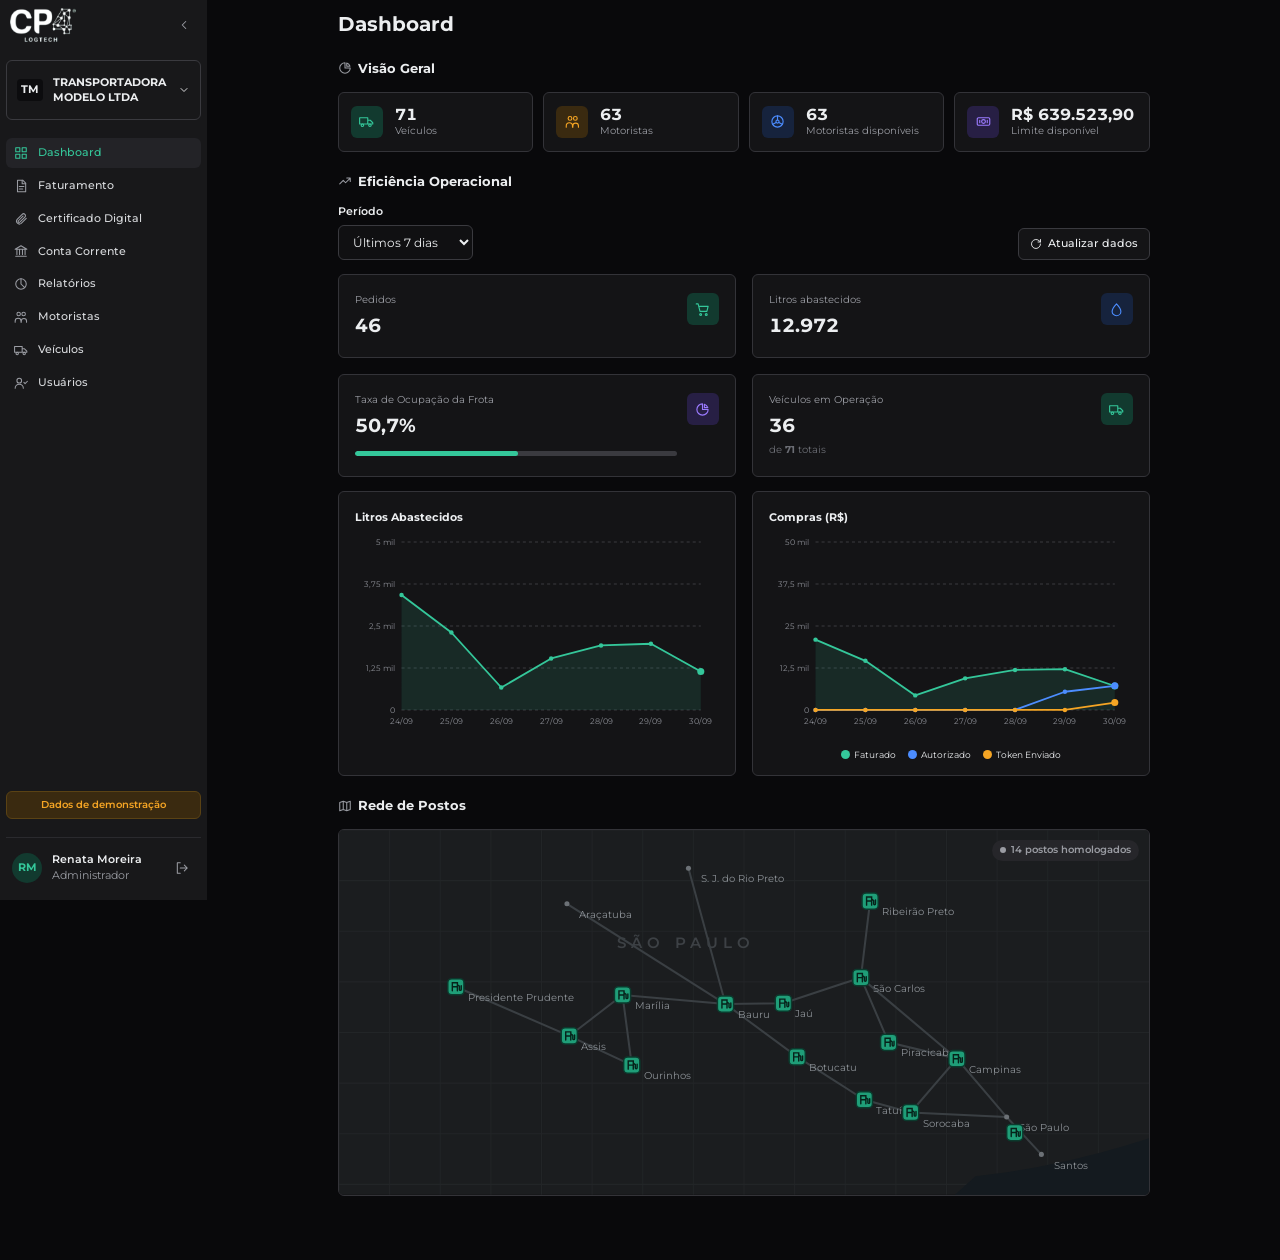
<file: transportadora/index.html>
<!doctype html>
<html lang="pt-BR">
<head>
<meta charset="utf-8">
<meta name="viewport" content="width=device-width, initial-scale=1, viewport-fit=cover">
<title>CP4 Logtech · Área da transportadora</title>
<meta name="description" content="Protótipo navegável da área logada da transportadora na CP4. Dados de demonstração.">
<link rel="preconnect" href="https://fonts.googleapis.com">
<link rel="preconnect" href="https://fonts.gstatic.com" crossorigin>
<link rel="stylesheet" href="https://fonts.googleapis.com/css2?family=Montserrat:wght@400;500;600;700;800&display=swap">
<style>
/* Layout: menu lateral fixo + área de conteúdo centralizada, no visual escuro do produto */
:root{
  --bg:#09090b; --side:#18181a; --card:#141416; --card2:#1c1c1f; --line:#2a2a2e; --line2:#222226;
  --fg:#eceef0; --muted:#9a9ca3; --faint:#6c6e75;
  --accent:#34c79a; --accent-bg:#123a2f;
  --blue:#4c8dff; --blue-bg:#16233d; --orange:#f5a524; --orange-bg:#3a2a10;
  --purple:#9b7bff; --purple-bg:#271f44; --red:#f2665b; --red-bg:#3a1714;
  --font:'Montserrat',system-ui,-apple-system,'Segoe UI',sans-serif;
  color-scheme:dark;
}
*{box-sizing:border-box}
html,body{height:100%}
body{margin:0;background:var(--bg);color:var(--fg);font-family:var(--font);font-size:13px;line-height:1.45}
button,input,select{font:inherit;color:inherit}
button{cursor:pointer}
a{color:var(--accent)}
.num{font-variant-numeric:tabular-nums}
:focus-visible{outline:2px solid var(--accent);outline-offset:2px}
@media (prefers-reduced-motion:reduce){*{transition:none!important;animation:none!important}}

.demo{background:var(--orange-bg);color:var(--orange);border:1px solid #5a4214;border-radius:6px;padding:6px 8px;font-size:10px;font-weight:600;text-align:center}
.demo-m{display:none}

/* ---------- Estrutura ---------- */
.app{display:flex;min-height:100%}
.side{width:207px;flex-shrink:0;background:var(--side);display:flex;flex-direction:column;gap:18px;padding:8px 6px 16px;position:sticky;top:0;height:100vh;overflow-y:auto}
.side .top{display:flex;align-items:center;justify-content:space-between;padding:0 4px}
.side .top img{height:34px;width:auto;display:block}
.icon-btn{background:none;border:0;color:var(--muted);padding:6px;border-radius:6px;display:grid;place-items:center}
.icon-btn:hover{background:var(--card2);color:var(--fg)}
.company{position:relative}
.company>button{width:100%;display:flex;align-items:center;gap:10px;background:var(--side);border:1px solid #3a3a3f;border-radius:6px;padding:14px 10px;text-align:left}
.company .sig{background:#0c0c0e;border-radius:4px;font-weight:700;font-size:11px;padding:3px 4px;flex-shrink:0}
.company .nm{flex:1;font-size:11px;font-weight:700;text-transform:uppercase;line-height:1.35}
.menu-pop{position:absolute;left:0;right:0;top:calc(100% + 4px);background:var(--card2);border:1px solid var(--line);border-radius:8px;padding:4px;z-index:20;box-shadow:0 12px 30px #0008}
.menu-pop button{width:100%;text-align:left;background:none;border:0;padding:9px 10px;border-radius:6px;font-size:12px}
.menu-pop button:hover{background:#26262a}
nav.menu{display:flex;flex-direction:column;gap:3px}
nav.menu a{display:flex;align-items:center;gap:10px;padding:7px 8px;border-radius:6px;color:#d7d9dc;text-decoration:none;font-size:11px;font-weight:500}
nav.menu a svg{color:var(--muted);flex-shrink:0}
nav.menu a:hover{background:#202024}
nav.menu a.on{background:#232327;color:var(--accent)}
nav.menu a.on svg{color:var(--accent)}
.side .demo{margin-top:auto}
.side .me{border-top:1px solid var(--line);padding:14px 6px 0;display:flex;align-items:center;gap:10px}
.avatar{width:30px;height:30px;border-radius:50%;background:var(--accent-bg);color:var(--accent);display:grid;place-items:center;font-weight:700;font-size:11px;flex-shrink:0}
.me .who{flex:1;min-width:0;font-size:11px}
.me .who b{display:block;font-weight:600;white-space:nowrap;overflow:hidden;text-overflow:ellipsis}
.me .who span{color:var(--muted)}

.main{flex:1;min-width:0;padding:10px 24px 64px}
.wrap{max-width:812px;margin:0 auto;display:flex;flex-direction:column;gap:14px}
.mobbar{display:none}

h1{margin:0;font-size:20px;font-weight:700;text-wrap:balance}
h2{margin:6px 0 0;font-size:13px;font-weight:700;display:flex;align-items:center;gap:6px}
h2 svg{color:var(--muted)}
.titlebar{display:flex;align-items:center;gap:12px;flex-wrap:wrap}
.titlebar h1{flex:1}
.sub{color:var(--muted);font-size:12px;margin:-6px 0 0}

/* ---------- Componentes ---------- */
.card{background:var(--card);border:1px solid #333338;border-radius:6px}
.pad{padding:16px}
.grid4{display:grid;grid-template-columns:repeat(4,minmax(0,1fr));gap:10px}
.grid2{display:grid;grid-template-columns:repeat(2,minmax(0,1fr));gap:16px}
.grid3{display:grid;grid-template-columns:repeat(3,minmax(0,1fr));gap:12px}
.stat{display:flex;align-items:center;gap:12px;padding:12px}
.ico{width:32px;height:32px;border-radius:6px;display:grid;place-items:center;flex-shrink:0}
.ico.g{background:var(--accent-bg);color:var(--accent)} .ico.o{background:var(--orange-bg);color:var(--orange)}
.ico.b{background:var(--blue-bg);color:var(--blue)} .ico.p{background:var(--purple-bg);color:var(--purple)}
.ico.r{background:var(--red-bg);color:var(--red)}
.stat{min-width:0}
.stat .v{font-size:16px;font-weight:700;line-height:1.2}
.stat .l{font-size:10px;color:var(--muted)}
.metric{padding:18px 16px;display:flex;justify-content:space-between;gap:10px}
.metric .l{font-size:10px;color:var(--muted)}
.metric .v{font-size:19px;font-weight:700;margin-top:4px}
.metric .h{font-size:10px;color:var(--faint);margin-top:4px}
.bar{height:5px;border-radius:9px;background:#3a3a3f;overflow:hidden;margin-top:12px}
.bar i{display:block;height:100%;background:var(--accent);border-radius:9px}

.btn{display:inline-flex;align-items:center;gap:6px;background:var(--card);border:1px solid #3a3a3f;border-radius:6px;padding:7px 11px;font-size:11px;font-weight:500;text-decoration:none;color:var(--fg);white-space:nowrap}
.btn:hover{background:var(--card2)}
.btn.pri{background:var(--accent);border-color:var(--accent);color:#06221a;font-weight:700}
.btn.pri:hover{filter:brightness(1.08)}
.btn.sm{padding:5px 9px;font-size:10px}
.btn:disabled{opacity:.45;cursor:not-allowed}
.field{display:flex;flex-direction:column;gap:5px}
.field label{font-size:11px;font-weight:600}
.field .hint{font-size:10px;color:var(--muted)}
.input,select.input{background:#101012;border:1px solid #3a3a3f;border-radius:6px;padding:8px 10px;font-size:12px;width:100%;min-width:0}
.input:focus{border-color:var(--accent);outline:none}
.row{display:flex;gap:10px;align-items:flex-end;flex-wrap:wrap}
.seg{display:inline-flex;border:1px solid #3a3a3f;border-radius:6px;overflow:hidden}
.seg button{background:#101012;border:0;padding:7px 11px;font-size:11px;color:var(--muted)}
.seg button+button{border-left:1px solid #3a3a3f}
.seg button.on{background:#232327;color:var(--fg);font-weight:600}

.pill{display:inline-flex;align-items:center;gap:5px;font-size:10px;font-weight:600;padding:3px 8px;border-radius:999px;white-space:nowrap}
.pill::before{content:"";width:6px;height:6px;border-radius:50%;background:currentColor}
.pill.g{background:var(--accent-bg);color:var(--accent)} .pill.b{background:var(--blue-bg);color:var(--blue)}
.pill.o{background:var(--orange-bg);color:var(--orange)} .pill.r{background:var(--red-bg);color:var(--red)}
.pill.n{background:#26262a;color:var(--muted)}

.tbl-wrap{overflow-x:auto}
table{width:100%;border-collapse:collapse;font-size:11px}
th{text-align:left;font-weight:600;color:var(--muted);font-size:10px;text-transform:uppercase;letter-spacing:.05em;padding:10px 12px;border-bottom:1px solid var(--line);white-space:nowrap}
td{padding:10px 12px;border-bottom:1px solid var(--line2);white-space:nowrap}
tr:last-child td{border-bottom:0}
tbody tr.click{cursor:pointer}
tbody tr.click:hover td{background:#19191c}
.r{text-align:right}
.muted{color:var(--muted)}
.pager{display:flex;align-items:center;justify-content:space-between;gap:10px;padding:10px 12px;border-top:1px solid var(--line);font-size:11px;color:var(--muted)}
.empty{padding:28px 12px;text-align:center;color:var(--muted)}
.tag{display:inline-block;font-weight:700;letter-spacing:.04em;background:#0e0e10;border:1px solid #3a3a3f;border-radius:4px;padding:1px 6px}

/* Gráficos e mapa */
.chart-card{padding:18px 16px 14px}
.chart-card h3{margin:0 0 6px;font-size:11px;font-weight:700}
.chart svg{width:100%;height:auto;display:block}
.legend{display:flex;justify-content:center;gap:12px;flex-wrap:wrap;font-size:9px;margin-top:4px}
.legend span{display:inline-flex;align-items:center;gap:4px}
.legend i{width:9px;height:9px;border-radius:50%;display:inline-block}
.map{position:relative;overflow:hidden;border-radius:6px}
.map svg{display:block;width:100%;height:auto}
.map .pin{cursor:pointer}
.map .pin:hover rect,.map .pin.on rect{fill:#4fe0b1}
.posto-card{position:absolute;left:12px;bottom:12px;max-width:260px;background:var(--card2);border:1px solid var(--line);border-radius:8px;padding:12px;display:flex;flex-direction:column;gap:6px;box-shadow:0 12px 30px #0009}
.posto-card b{font-size:12px}

.list{display:flex;flex-direction:column}
.li{display:flex;align-items:center;gap:12px;padding:11px 14px;border-bottom:1px solid var(--line2)}
.li:last-child{border-bottom:0}
.li .t{flex:1;min-width:0}
.li .t b{display:block;font-size:12px;font-weight:600}
.li .t span{font-size:10px;color:var(--muted)}

/* Modal, gaveta e aviso */
.scrim{position:fixed;inset:0;background:#000a;z-index:50;display:grid;place-items:center;padding:16px}
.modal{width:min(520px,100%);max-height:calc(100vh - 32px);overflow-y:auto;background:var(--card);border:1px solid #3a3a3f;border-radius:10px;padding:20px;display:flex;flex-direction:column;gap:14px}
.modal h3{margin:0;font-size:15px}
.modal .foot{display:flex;justify-content:flex-end;gap:8px;flex-wrap:wrap}
.fgrid{display:grid;grid-template-columns:1fr 1fr;gap:12px}
.fgrid .full{grid-column:1/-1}
.sumbox{background:#101012;border:1px solid var(--line);border-radius:6px;padding:12px;display:grid;grid-template-columns:1fr auto;gap:4px 12px;font-size:11px}
.sumbox .tot{font-weight:700;font-size:13px}
.err{color:var(--red);font-size:11px}
.token{font-size:30px;font-weight:800;letter-spacing:.3em;text-align:center;padding:14px;background:#101012;border:1px dashed var(--accent);border-radius:8px;color:var(--accent)}
.drawer{position:fixed;top:0;right:0;bottom:0;width:min(420px,100%);background:var(--card);border-left:1px solid #3a3a3f;z-index:51;padding:20px;display:flex;flex-direction:column;gap:14px;overflow-y:auto}
.kv{display:grid;grid-template-columns:auto 1fr;gap:8px 16px;font-size:11px}
.kv dt{color:var(--muted)} .kv dd{margin:0;text-align:right;font-weight:600}
.code{font-family:ui-monospace,Menlo,Consolas,monospace;font-size:11px;background:#101012;border:1px solid var(--line);border-radius:6px;padding:10px;word-break:break-all}
.toast{position:fixed;left:50%;bottom:24px;transform:translateX(-50%);background:#e9f8f2;color:#06221a;font-weight:600;font-size:12px;padding:10px 16px;border-radius:8px;z-index:60;box-shadow:0 10px 30px #000a}


/* Conta corrente, tabelas e seleção de postos */
.crumb{display:flex;align-items:center;gap:6px;font-size:11px;color:var(--muted)}
.hero-conta{position:relative;overflow:hidden;border-radius:8px;padding:18px 18px;display:flex;justify-content:space-between;align-items:flex-end;gap:16px;flex-wrap:wrap;background:linear-gradient(120deg,#0f6b58 0%,#17917a 60%,#1fa58b 100%);color:#fff}
.hero-conta::after{content:"";position:absolute;right:-40px;top:-60px;width:170px;height:170px;border-radius:50%;background:#ffffff14}
.hero-conta .l{font-size:11px;color:#d8f5ec}
.hero-conta .big{font-size:24px;font-weight:700;margin-top:2px}
.hero-kpis{display:flex;gap:8px;flex-wrap:wrap;position:relative;z-index:1}
.hero-kpis div{border:1px solid #ffffff55;background:#ffffff14;border-radius:6px;padding:9px 11px;display:flex;flex-direction:column;gap:3px;min-width:0}
.hero-kpis span{font-size:9px;letter-spacing:.04em;color:#d8f5ec}
.hero-kpis b{font-size:12px}
.btn.blue{background:#2f6fe4;border-color:#2f6fe4;color:#fff;font-weight:600}
.btn.blue:hover{filter:brightness(1.1)}
.tbl-top{display:flex;gap:10px;align-items:center;flex-wrap:wrap;padding:10px 12px;border-bottom:1px solid var(--line)}
td.ell{max-width:230px;overflow:hidden;text-overflow:ellipsis}
.checks{display:flex;flex-direction:column;gap:2px;max-height:300px;overflow-y:auto;border:1px solid var(--line);border-radius:6px;padding:4px}
.chk{display:flex;gap:10px;align-items:flex-start;padding:8px;border-radius:6px;font-size:11px;cursor:pointer}
.chk:hover{background:#1c1c1f}
.chk input{margin-top:2px;accent-color:var(--accent)}

/* Login */
.login{min-height:100%;display:grid;place-items:center;padding:24px 16px;background:radial-gradient(900px 500px at 70% -10%,#12352b 0,transparent 60%),var(--bg)}
.login form{width:min(380px,100%);display:flex;flex-direction:column;gap:14px}
.login img{height:52px;width:auto;align-self:flex-start;margin-bottom:6px}

/* ---------- Celular ---------- */
@media (max-width:900px){
  .side{position:fixed;left:0;top:0;z-index:45;transform:translateX(-100%);transition:transform .2s;box-shadow:0 0 40px #000c}
  .app.open .side{transform:none}
  .app.open::after{content:"";position:fixed;inset:0;background:#0008;z-index:44}
  .mobbar{display:flex;align-items:center;gap:10px;position:sticky;top:0;z-index:30;background:var(--side);padding:8px 12px;padding-top:calc(8px + env(safe-area-inset-top,0px));margin:-10px -16px 12px}
  .mobbar img{height:28px}
  .mobbar .co{margin-left:auto;font-size:10px;font-weight:700;text-transform:uppercase;color:var(--muted);text-align:right}
  .main{padding:10px 16px 72px}
  .grid4{grid-template-columns:repeat(2,minmax(0,1fr))}
  .grid2,.grid3{grid-template-columns:1fr}
  .fgrid{grid-template-columns:1fr}
  .demo-m{display:block;margin:-4px 0 12px}
  .stat{padding:10px;gap:8px}
  .stat .v{font-size:14px;overflow-wrap:anywhere}
  .li{flex-wrap:wrap}
  .li .t{flex-basis:calc(100% - 44px)}
  .li .t b{white-space:normal}
  .posto-card{position:static;max-width:none;border-radius:0;border-width:1px 0 0}
}
</style>
</head>
<body>
<div id="root"></div>

<script>
/* =========================================================
   Área da transportadora · CP4 Logtech
   Protótipo fiel ao painel real. A transportadora NÃO cria venda
   por aqui: cada abastecimento é aprovado pelo motorista no posto,
   via WhatsApp. O painel mostra, controla e restringe.
   Dados de demonstração (fictícios, gerados de forma fixa).
   ========================================================= */
var seed = 7;
function rnd(){ seed = (seed * 16807) % 2147483647; return (seed - 1) / 2147483646; }
function pick(a){ return a[Math.floor(rnd() * a.length)]; }
function brl(v){ return v.toLocaleString('pt-BR',{style:'currency',currency:'BRL'}); }
function n0(v){ return Math.round(v).toLocaleString('pt-BR'); }
function n1(v){ return v.toLocaleString('pt-BR',{minimumFractionDigits:1,maximumFractionDigits:1}); }
function n2(v){ return v.toLocaleString('pt-BR',{minimumFractionDigits:2,maximumFractionDigits:2}); }
function esc(s){ return String(s).replace(/[&<>"]/g,function(c){return {'&':'&amp;','<':'&lt;','>':'&gt;','"':'&quot;'}[c];}); }
var HOJE = new Date(2026, 8, 30, 14, 20);
function dia(d){ return String(d.getDate()).padStart(2,'0') + '/' + String(d.getMonth()+1).padStart(2,'0') + '/' + d.getFullYear(); }
function diaCurto(d){ return String(d.getDate()).padStart(2,'0') + '/' + String(d.getMonth()+1).padStart(2,'0'); }
function hora(d){ return String(d.getHours()).padStart(2,'0') + ':' + String(d.getMinutes()).padStart(2,'0'); }
function addDias(d,n){ var x = new Date(d); x.setDate(x.getDate()+n); return x; }

// Nome da empresa pode vir do link: .../transportadora/?empresa=Transportes%20Silva%20Ltda
var NOME_EMP = 'Transportadora Modelo Ltda';
try { var qe = new URLSearchParams(location.search).get('empresa'); if (qe && qe.trim()) NOME_EMP = qe.trim().slice(0, 60); } catch (_) {}
var BASE_EMP = NOME_EMP.replace(/\s+(ltda\.?|s\/?a\.?|eireli|me|epp)$/i, '');
var SIG_EMP = BASE_EMP.split(/\s+/).filter(function(w){ return w.length > 2 || /^[A-Z0-9]+$/.test(w); }).map(function(w){ return w[0]; }).join('').slice(0,2).toUpperCase() || 'TR';
var DOMINIO = (BASE_EMP.normalize('NFD').replace(/[̀-ͯ]/g,'').toLowerCase().replace(/[^a-z0-9]+/g,'').slice(0,30) || 'empresa') + '.com.br';
document.title = 'CP4 Logtech · ' + NOME_EMP;

var EMPRESAS = [
  { sig:SIG_EMP, nome:NOME_EMP, cnpj:'12.345.678/0001-90', limite:900000, usado:260476.10, entradas:7497106.48, saidas:7757582.58 },
  { sig:SIG_EMP, nome:BASE_EMP + ' – Filial Sorocaba', cnpj:'12.345.678/0002-71', limite:250000, usado:61230.40, entradas:1204880.15, saidas:1266110.55 }
];

var LETRAS = 'ABCDEFGHJKLMNPRSTUVWXYZ';
function placa(){ return pick(LETRAS)+pick(LETRAS)+pick(LETRAS)+Math.floor(rnd()*10)+pick(LETRAS)+Math.floor(rnd()*10)+Math.floor(rnd()*10); }
var MODELOS = [
  {m:'Scania R 450', t:700}, {m:'Volvo FH 540', t:900}, {m:'Mercedes-Benz Actros 2651', t:780},
  {m:'DAF XF 480', t:730}, {m:'VW Constellation 24.280', t:450}, {m:'Iveco S-Way 480', t:700}, {m:'VW Delivery 11.180', t:150}
];
var POSTOS = [
  {nome:'POSTO CASTELÃO',            cnpj:'03.557.367/0001-07', cidade:'Tatuí',               rod:'SP-127 km 104', lon:-47.86,lat:-23.36, s10:6.09, s500:5.95, arla:3.89},
  {nome:'AUTO POSTO RONDON',         cnpj:'11.204.558/0001-30', cidade:'Bauru',               rod:'SP-300 km 345', lon:-49.06,lat:-22.31, s10:6.14, s500:6.01, arla:3.95},
  {nome:'POSTO ESTRELA DA SERRA',    cnpj:'21.880.114/0001-52', cidade:'Marília',             rod:'SP-294 km 438', lon:-49.95,lat:-22.21, s10:6.19, s500:6.05, arla:3.99},
  {nome:'REDE CAMINHONEIRO',         cnpj:'08.331.902/0001-44', cidade:'Presidente Prudente', rod:'SP-270 km 568', lon:-51.39,lat:-22.12, s10:6.24, s500:6.09, arla:4.05},
  {nome:'POSTO VALE DO PARANAPANEMA',cnpj:'47.408.936/0001-10', cidade:'Assis',               rod:'SP-270 km 444', lon:-50.41,lat:-22.66, s10:6.21, s500:6.07, arla:4.02},
  {nome:'POSTO OURINHOS SUL',        cnpj:'15.662.071/0001-85', cidade:'Ourinhos',            rod:'BR-153 km 12',  lon:-49.87,lat:-22.98, s10:6.17, s500:6.03, arla:3.98},
  {nome:'POSTO PIRACICABA RODOVIA',  cnpj:'29.113.640/0001-61', cidade:'Piracicaba',          rod:'SP-304 km 158', lon:-47.65,lat:-22.73, s10:6.05, s500:5.92, arla:3.85},
  {nome:'POSTO ANHANGUERA 95',       cnpj:'33.901.225/0001-09', cidade:'Campinas',            rod:'SP-330 km 95',  lon:-47.06,lat:-22.91, s10:6.02, s500:5.89, arla:3.82},
  {nome:'POSTO WASHINGTON LUÍS',     cnpj:'06.774.310/0001-27', cidade:'São Carlos',          rod:'SP-310 km 235', lon:-47.89,lat:-22.02, s10:6.11, s500:5.98, arla:3.92},
  {nome:'POSTO JAÚ RODOVIA',         cnpj:'18.542.993/0001-70', cidade:'Jaú',                 rod:'SP-225 km 142', lon:-48.56,lat:-22.30, s10:6.12, s500:5.99, arla:3.93},
  {nome:'POSTO CASTELLO BRANCO',     cnpj:'24.087.556/0001-13', cidade:'Sorocaba',            rod:'SP-280 km 92',  lon:-47.46,lat:-23.50, s10:6.03, s500:5.90, arla:3.84},
  {nome:'POSTO BOTUCATU SERRA',      cnpj:'12.909.874/0001-98', cidade:'Botucatu',            rod:'SP-280 km 230', lon:-48.44,lat:-22.89, s10:6.10, s500:5.97, arla:3.91},
  {nome:'POSTO ANCHIETA PLANALTO',   cnpj:'40.221.785/0001-36', cidade:'São Bernardo do Campo',rod:'SP-150 km 23', lon:-46.56,lat:-23.72, s10:6.15, s500:6.02, arla:3.94},
  {nome:'POSTO RIBEIRÃO NORTE',      cnpj:'09.640.117/0001-58', cidade:'Ribeirão Preto',      rod:'SP-330 km 312', lon:-47.81,lat:-21.18, s10:6.13, s500:6.00, arla:3.93}
];
var COMB = { s10:'Diesel S10', s500:'Diesel S500', arla:'Arla 32' };

var VEICULOS = [];
for (var i = 0; i < 71; i++) {
  var mo = pick(MODELOS);
  var restrito = rnd() < 0.3, permitidos = null;
  if (restrito) { permitidos = []; POSTOS.forEach(function(_,k){ if (rnd() < 0.3) permitidos.push(k); }); if (!permitidos.length) permitidos = [0, 10]; }
  VEICULOS.push({ placa:placa(), modelo:mo.m, tanque:mo.t, ano:2018+Math.floor(rnd()*8), km:Math.round(80000+rnd()*620000), renavam:String(Math.floor(10000000000 + rnd()*89999999999)), postos:permitidos, ativo: i !== 10 && i !== 44 });
}
var NOMES = ['Carlos','João','Marcos','Paulo','Rafael','Anderson','Luiz','Edson','Fábio','Rodrigo','Jefferson','Cláudio','Wagner','Sérgio','Adriano','Márcio','Renato','Diego','Valdir','Gilberto','Aline','Patrícia','Juliana','Roberto','Thiago','Leandro','Moisés','Everton'];
var SOBRENOMES = ['Silva','Souza','Oliveira','Santos','Pereira','Lima','Ferreira','Costa','Rodrigues','Almeida','Nascimento','Carvalho','Gomes','Ribeiro','Martins','Barbosa','Rocha','Dias','Moreira','Teixeira'];
var MOTORISTAS = [];
for (var j = 0; j < 63; j++) {
  var s1 = pick(SOBRENOMES), s2 = pick(SOBRENOMES); while (s2 === s1) s2 = pick(SOBRENOMES);
  var nm = pick(NOMES) + ' ' + s1 + ' ' + s2;
  MOTORISTAS.push({ nome:nm, cpf:String(100+Math.floor(rnd()*899)) + '.***.***-' + String(10+Math.floor(rnd()*89)), tipo: rnd() < 0.8 ? 'Fixo' : 'Agregado', saldo: Math.round(rnd()*2400*100)/100, criada: dia(addDias(HOJE, -Math.floor(40 + rnd()*500))), tel:'(15) 9' + (1000+Math.floor(rnd()*8999)) + '-' + (1000+Math.floor(rnd()*8999)), ativo:true });
}
MOTORISTAS.sort(function(a,b){ return a.nome.localeCompare(b.nome); });

// Pedidos (abastecimentos aprovados pelo motorista no posto) dos últimos 84 dias
var PEDIDOS = [], seq = 11420;
for (var d = 83; d >= 0; d--) {
  var qtd = 3 + Math.floor(rnd()*7);
  for (var q = 0; q < qtd; q++) {
    var v = pick(VEICULOS), pi = v.postos ? pick(v.postos) : Math.floor(rnd()*POSTOS.length), p = POSTOS[pi];
    var c = rnd() < 0.86 ? 's10' : (rnd() < 0.5 ? 's500' : 'arla');
    var lt = c === 'arla' ? Math.round(30 + rnd()*50) : Math.round(v.tanque * (0.35 + rnd()*0.5));
    var dt = addDias(HOJE, -d); dt.setHours(5 + Math.floor(rnd()*15), Math.floor(rnd()*60));
    var st = d > 1 ? 'Faturado' : (d === 1 ? pick(['Faturado','Faturado','Autorizado']) : pick(['Autorizado','Token enviado','Faturado']));
    PEDIDOS.push({ id:seq++, data:dt, placa:v.placa, motorista:pick(MOTORISTAS).nome, posto:p.nome, cidade:p.cidade, comb:c, litros:lt, preco:p[c], total:lt*p[c], status:st });
  }
}
PEDIDOS.sort(function(a,b){ return b.data - a.data; });

// Faturas quinzenais
function codFat(d){ var cs = 'ABCDEFGHJKLMNPQRSTUVWXYZ23456789', s = ''; for (var i = 0; i < 4; i++) s += cs[Math.floor(rnd()*cs.length)]; return 'INV-' + d.getFullYear() + String(d.getMonth()+1).padStart(2,'0') + String(d.getDate()).padStart(2,'0') + '-' + s; }
var FATURAS = [];
[[2026,8,30],[2026,8,15],[2026,7,31],[2026,7,15],[2026,6,31],[2026,6,15]].forEach(function(x, i){
  var em = new Date(x[0], x[1], x[2]), venc = addDias(em, 8), ini = x[2] === 15 ? new Date(x[0], x[1], 1) : new Date(x[0], x[1], 16);
  var n = 90 + Math.floor(rnd()*45), lt = Math.round(n * (380 + rnd()*120));
  FATURAS.push({ id:codFat(em), emissao:dia(em), venc:dia(venc), per:diaCurto(ini) + ' a ' + dia(em), pedidos:n, litros:lt, valor:lt*6.11, status: i === 0 ? 'Pendente' : 'Pago' });
});

var USUARIOS = [
  {nome:'Renata Moreira', email:'renata@' + DOMINIO, funcao:'Administrador', dois:true, status:'Ativo', acesso:'hoje, 14:02'},
  {nome:'Eduardo Lima', email:'eduardo@' + DOMINIO, funcao:'Financeiro', dois:true, status:'Ativo', acesso:'hoje, 09:41'},
  {nome:'Camila Rocha', email:'camila@' + DOMINIO, funcao:'Operacional', dois:true, status:'Ativo', acesso:'ontem, 18:15'},
  {nome:'Bruno Teixeira', email:'bruno@' + DOMINIO, funcao:'Operacional', dois:false, status:'Ativo', acesso:'28/09, 07:30'},
  {nome:'Sônia Dias', email:'sonia@' + DOMINIO, funcao:'Financeiro', dois:false, status:'Inativo', acesso:'02/08, 16:04'}
];
var SESSOES = [
  {quem:'Renata Moreira', onde:'Chrome · Windows', local:'Tatuí/SP', desde:'hoje, 08:12', atual:true},
  {quem:'Eduardo Lima', onde:'Edge · Windows', local:'Sorocaba/SP', desde:'hoje, 09:41'},
  {quem:'Camila Rocha', onde:'Safari · iPhone', local:'Campinas/SP', desde:'ontem, 18:15'}
];

// Conta corrente: transações a partir dos pedidos faturados (saldo antes/depois)
var TRANSACOES = (function(){
  var e = EMPRESAS[0], saldo = e.limite - e.usado, out = [];
  var fat = PEDIDOS.filter(function(p){ return p.status === 'Faturado'; }).slice(0, 60);
  fat.forEach(function(p, i){
    if (i === 23) { var pg = 198340.22; out.push({ tipo:'Entrada', valor:pg, desc:'Pagamento da fatura ' + FATURAS[1].id, antes:saldo - pg, depois:saldo, data:new Date(p.data.getTime() + 60000) }); saldo -= pg; }
    out.push({ tipo:'Saída', valor:p.total, desc:'Pagamento do pedido #' + p.id + ' para o posto ' + p.posto, antes:saldo + p.total, depois:saldo, data:p.data });
    saldo += p.total;
  });
  return out;
})();

/* =========================================================
   Estado e utilidades de interface
   ========================================================= */
var S = { logado:true, emp:0, periodo:7, postoSel:null, q:{}, pg:{}, cert:{status:'Válido', validade:'14/03/2027', envio:null}, modal:null, rel:{periodo:30, placa:''} };
function emp(){ return EMPRESAS[S.emp]; }
function disponivel(){ var e = emp(); return e.limite - e.usado; }

var ICON = {
  dash:'<path d="M3 3h7v7H3zM14 3h7v7h-7zM3 14h7v7H3zM14 14h7v7h-7z"/>',
  fat:'<path d="M6 2h9l5 5v15H6z"/><path d="M14 2v6h6M9 13h8M9 17h6"/>',
  cert:'<path d="m21 11-8.6 8.6a5 5 0 0 1-7-7L14 4a3.3 3.3 0 0 1 4.7 4.7L10 17.4a1.7 1.7 0 0 1-2.4-2.4L15.5 7"/>',
  conta:'<path d="M3 21h18M5 18V10M9.5 18V10M14.5 18V10M19 18V10M2 9l10-6 10 6z"/>',
  rel:'<circle cx="12" cy="12" r="9"/><path d="M12 3v9l6.4 6.4"/>',
  mot:'<circle cx="8" cy="7" r="3"/><circle cx="16.5" cy="7" r="3"/><path d="M2 21v-2a5 5 0 0 1 10 0v2M12.5 21v-2a4.5 4.5 0 0 1 9 0v2"/>',
  vei:'<path d="M1 6h13v10H1zM14 10h4l4 4v2h-8z"/><circle cx="5.5" cy="18" r="2"/><circle cx="17.5" cy="18" r="2"/>',
  usr:'<circle cx="9" cy="8" r="4"/><path d="M2 21a7 7 0 0 1 14 0M17 11l2 2 4-4"/>',
  cart:'<circle cx="9" cy="20" r="1.5"/><circle cx="18" cy="20" r="1.5"/><path d="M2 3h3l3 12h11l2-8H6.5"/>',
  drop:'<path d="M12 3s7 7.5 7 12a7 7 0 0 1-14 0c0-4.5 7-12 7-12z"/>',
  pie:'<path d="M21 12A9 9 0 1 1 12 3v9z"/><path d="M15 3.5A9 9 0 0 1 20.5 9H15z"/>',
  wheel:'<circle cx="12" cy="12" r="9"/><circle cx="12" cy="12" r="2.5"/><path d="M12 3v6.5M4.5 16.5l5.3-3M19.5 16.5l-5.3-3"/>',
  money:'<rect x="2" y="6" width="20" height="12" rx="2"/><circle cx="12" cy="12" r="3"/><path d="M6 10v4M18 10v4"/>',
  trend:'<path d="m3 17 6-6 4 4 8-8M15 7h6v6"/>',
  map:'<path d="M9 4 3 6v14l6-2 6 2 6-2V4l-6 2zM9 4v14M15 6v14"/>',
  cal:'<rect x="3" y="4" width="18" height="17" rx="2"/><path d="M3 9h18M8 2v4M16 2v4"/>',
  ref:'<path d="M21 12a9 9 0 1 1-3-6.7L21 8M21 3v5h-5"/>',
  chev:'<path d="m6 9 6 6 6-6"/>',
  right:'<path d="m9 18 6-6-6-6"/>',
  left:'<path d="m15 18-6-6 6-6"/>',
  menu:'<path d="M3 6h18M3 12h18M3 18h18"/>',
  plus:'<path d="M12 5v14M5 12h14"/>',
  out:'<path d="M9 21H4V3h5M16 17l5-5-5-5M21 12H9"/>',
  x:'<path d="M6 6l12 12M18 6 6 18"/>',
  search:'<circle cx="11" cy="11" r="7"/><path d="m20 20-3.5-3.5"/>',
  eye:'<path d="M2 12s3.5-7 10-7 10 7 10 7-3.5 7-10 7S2 12 2 12z"/><circle cx="12" cy="12" r="3"/>',
  card:'<rect x="2" y="5" width="20" height="14" rx="2"/><path d="M2 10h20M6 15h4"/>',
  down:'<path d="M12 3v12M7 10l5 5 5-5M4 21h16"/>',
  pin:'<path d="M12 21s-7-6.2-7-11.5A7 7 0 0 1 19 9.5C19 14.8 12 21 12 21z"/><circle cx="12" cy="9.5" r="2.5"/>',
  whats:'<path d="M3 21l1.6-4.7A8.5 8.5 0 1 1 8 19.6z"/><path d="M9 9.5c.3 2.3 2.2 4.2 4.5 4.5l1-1.2 2 .8v1.6c-3.8.6-8-3.6-7.4-7.4h1.6l.8 2z"/>',
  shield:'<path d="M12 2 4 5v6c0 5 3.5 9.5 8 11 4.5-1.5 8-6 8-11V5z"/><path d="m9 12 2 2 4-4"/>',
  lock:'<rect x="4" y="10" width="16" height="11" rx="2"/><path d="M8 10V7a4 4 0 0 1 8 0v3"/>'
};
function ic(n,s){ s = s || 14; return '<svg width="'+s+'" height="'+s+'" viewBox="0 0 24 24" fill="none" stroke="currentColor" stroke-width="1.8" stroke-linecap="round" stroke-linejoin="round" aria-hidden="true">'+ICON[n]+'</svg>'; }

var ROTAS = [
  ['dashboard','Dashboard','dash'], ['faturamento','Faturamento','fat'], ['certificado','Certificado Digital','cert'],
  ['conta','Conta Corrente','conta'], ['relatorios','Relatórios','rel'], ['motoristas','Motoristas','mot'],
  ['veiculos','Veículos','vei'], ['usuarios','Usuários','usr']
];
function rota(){ var h = (location.hash || '').replace('#',''); return ROTAS.some(function(r){ return r[0] === h; }) ? h : 'dashboard'; }

var toastT;
function toast(msg){
  var el = document.querySelector('.toast'); if (el) el.remove();
  el = document.createElement('div'); el.className = 'toast'; el.setAttribute('role','status'); el.textContent = msg;
  document.body.appendChild(el); clearTimeout(toastT); toastT = setTimeout(function(){ el.remove(); }, 3200);
}
function pill(st){
  var m = {'Faturado':'g','Autorizado':'b','Token enviado':'o','Ativo':'g','Inativo':'n','Pendente':'o','Pago':'g','Vencido':'r','Válido':'g','Em validação':'o','Convite enviado':'o','Entrada':'g','Saída':'r','Fixo':'b','Agregado':'n'}[st] || 'n';
  return '<span class="pill '+m+'">'+esc(st)+'</span>';
}
function avatar(nome, sz){ sz = sz || 24; return '<span class="avatar" style="width:'+sz+'px;height:'+sz+'px;font-size:'+Math.round(sz*0.38)+'px">'+nome.split(' ').filter(function(w){return w.length>2;}).map(function(x){return x[0];}).join('').slice(0,2)+'</span>'; }

/* =========================================================
   Telas
   ========================================================= */
function pedidosPeriodo(dias){ var ini = addDias(HOJE, -(dias-1)); ini.setHours(0,0,0,0); return PEDIDOS.filter(function(p){ return p.data >= ini; }); }
function statCard(c,i,v,l,link){ return '<a class="card stat" href="#'+link+'" style="text-decoration:none;color:inherit"><div class="ico '+c+'">'+ic(i,15)+'</div><div style="min-width:0"><div class="v num">'+v+'</div><div class="l">'+l+'</div></div></a>'; }
function metric(l,v,i,c,h){ return '<div class="card metric"><div><div class="l">'+l+'</div><div class="v num">'+v+'</div>'+(h?'<div class="h">'+h+'</div>':'')+'</div><div class="ico '+c+'">'+ic(i,15)+'</div></div>'; }

function telaDashboard(){
  var ped = pedidosPeriodo(S.periodo);
  var litros = ped.filter(function(p){ return p.status === 'Faturado' && p.comb !== 'arla'; }).reduce(function(s,p){ return s + p.litros; },0);
  var placas = {}; ped.forEach(function(p){ placas[p.placa] = 1; });
  var emOp = Object.keys(placas).length;
  var ativos = MOTORISTAS.filter(function(m){ return m.ativo; }).length;
  var ocup = emOp / VEICULOS.length * 100;
  return '' +
  '<h1>Dashboard</h1>' +
  '<h2>'+ic('pie')+' Visão Geral</h2>' +
  '<div class="grid4">' +
    statCard('g','vei', n0(VEICULOS.length), 'Veículos', 'veiculos') +
    statCard('o','mot', n0(MOTORISTAS.length), 'Motoristas', 'motoristas') +
    statCard('b','wheel', n0(ativos), 'Motoristas disponíveis', 'motoristas') +
    statCard('p','money', brl(disponivel()), 'Limite disponível', 'conta') +
  '</div>' +
  '<h2>'+ic('trend')+' Eficiência Operacional</h2>' +
  '<div class="row" style="justify-content:space-between"><div class="field"><label for="periodo">Período</label><div class="selwrap">'+
    '<select class="input" id="periodo" data-periodo="1">' + [[7,'Últimos 7 dias'],[15,'Últimos 15 dias'],[30,'Últimos 30 dias']].map(function(o){ return '<option value="'+o[0]+'"'+(S.periodo===o[0]?' selected':'')+'>'+o[1]+'</option>'; }).join('') + '</select>' +
  '</div></div><button class="btn" data-act="atualizar">'+ic('ref',12)+' Atualizar dados</button></div>' +
  '<div class="grid2">' +
    metric('Pedidos', n0(ped.length), 'cart', 'g') +
    metric('Litros abastecidos', n0(litros), 'drop', 'b') +
    '<div class="card metric"><div style="flex:1"><div class="l">Taxa de Ocupação da Frota</div><div class="v num">'+n1(ocup)+'%</div><div class="bar"><i style="width:'+ocup.toFixed(1)+'%"></i></div></div><div class="ico p">'+ic('pie',15)+'</div></div>' +
    '<div class="card metric"><div><div class="l">Veículos em Operação</div><div class="v num">'+emOp+'</div><div class="h">de <b>'+VEICULOS.length+'</b> totais</div></div><div class="ico g">'+ic('vei',15)+'</div></div>' +
  '</div>' +
  '<div class="grid2">' +
    '<div class="card chart-card"><h3>Litros Abastecidos</h3><div class="chart">'+graficoLitros()+'</div></div>' +
    '<div class="card chart-card"><h3>Compras (R$)</h3><div class="chart">'+graficoCompras()+'</div><div class="legend"><span><i style="background:var(--accent)"></i>Faturado</span><span><i style="background:var(--blue)"></i>Autorizado</span><span><i style="background:var(--orange)"></i>Token Enviado</span></div></div>' +
  '</div>' +
  '<h2>'+ic('map')+' Rede de Postos</h2>' +
  '<div class="card map">'+mapa()+'</div>';
}

// Série diária para os gráficos
function serie(){
  var dias = [];
  for (var i = S.periodo-1; i >= 0; i--) dias.push({ d:addDias(HOJE,-i), lt:0, fat:0, aut:0, tok:0 });
  PEDIDOS.forEach(function(p){
    dias.forEach(function(x){
      if (x.d.toDateString() === p.data.toDateString()) {
        if (p.status === 'Faturado') { x.fat += p.total; if (p.comb !== 'arla') x.lt += p.litros; }
        else if (p.status === 'Autorizado') x.aut += p.total; else x.tok += p.total;
      }
    });
  });
  return dias;
}
function nice(max){ if (max <= 0) return 1; var p = Math.pow(10, Math.floor(Math.log10(max))); var f = max / p; return (f <= 1 ? 1 : f <= 2 ? 2 : f <= 5 ? 5 : 10) * p; }
function eixoY(v){ return v >= 1000 ? (v/1000).toLocaleString('pt-BR') + ' mil' : n0(v); }
function grafico(dias, series, cur){
  var W = 360, H = 210, L = 46, R = 18, T = 10, B = 34;
  var max = 0; series.forEach(function(s){ dias.forEach(function(x){ max = Math.max(max, x[s.k]); }); });
  var top = nice(max * 1.05), n = dias.length;
  var X = function(i){ return L + (n === 1 ? 0 : i * (W-L-R) / (n-1)); };
  var Y = function(v){ return T + (H-T-B) * (1 - v/top); };
  var g = '';
  for (var t = 0; t <= 4; t++) { var v = top * t / 4; g += '<line x1="'+L+'" x2="'+(W-R)+'" y1="'+Y(v)+'" y2="'+Y(v)+'" stroke="#3a3a3f" stroke-dasharray="3 3"/><text x="'+(L-6)+'" y="'+(Y(v)+3)+'" text-anchor="end" font-size="8" fill="#8a8c93">'+eixoY(v)+'</text>'; }
  var passo = n > 15 ? 5 : n > 7 ? 2 : 1;
  dias.forEach(function(x,i){ if (i % passo === 0 || i === n-1) g += '<text x="'+X(i)+'" y="'+(H-B+14)+'" text-anchor="middle" font-size="8" fill="#8a8c93">'+diaCurto(x.d)+'</text>'; });
  series.forEach(function(s){
    var pts = dias.map(function(x,i){ return X(i).toFixed(1)+','+Y(x[s.k]).toFixed(1); });
    if (s.area) g += '<polygon points="'+X(0)+','+Y(0)+' '+pts.join(' ')+' '+X(n-1)+','+Y(0)+'" fill="'+s.c+'" fill-opacity=".12"/>';
    g += '<polyline points="'+pts.join(' ')+'" fill="none" stroke="'+s.c+'" stroke-width="1.8" stroke-linejoin="round"/>';
    dias.forEach(function(x,i){ var last = i === n-1; g += '<circle cx="'+X(i)+'" cy="'+Y(x[s.k])+'" r="'+(last?3.5:(n>15?0:2.2))+'" fill="'+s.c+'"><title>'+diaCurto(x.d)+': '+(cur?brl(x[s.k]):n0(x[s.k])+' L')+'</title></circle>'; });
  });
  return '<svg viewBox="0 0 '+W+' '+H+'" role="img" aria-label="Gráfico">'+g+'</svg>';
}
function graficoLitros(){ return grafico(serie(), [{k:'lt', c:'#34c79a', area:true}], false); }
function graficoCompras(){ return grafico(serie(), [{k:'fat', c:'#34c79a', area:true},{k:'aut', c:'#4c8dff'},{k:'tok', c:'#f5a524'}], true); }

// Mapa estilizado do interior de SP (projeção simples lon/lat)
var CIDADES = [['Presidente Prudente',-51.39,-22.12],['Marília',-49.95,-22.21],['Bauru',-49.06,-22.31],['São Carlos',-47.89,-22.02],['Piracicaba',-47.65,-22.73],['Campinas',-47.06,-22.91],['Sorocaba',-47.46,-23.50],['São Paulo',-46.63,-23.55],['Santos',-46.33,-23.96],['Ribeirão Preto',-47.81,-21.18],['Assis',-50.41,-22.66],['Ourinhos',-49.87,-22.98],['Botucatu',-48.44,-22.89],['Jaú',-48.56,-22.30],['Tatuí',-47.86,-23.36],['Araçatuba',-50.43,-21.21],['S. J. do Rio Preto',-49.38,-20.82]];
var ESTRADAS = [
  ['São Paulo','Sorocaba','Tatuí','Botucatu','Bauru','Marília','Assis','Presidente Prudente'],
  ['São Paulo','Campinas','Piracicaba','São Carlos','Ribeirão Preto'],
  ['Campinas','São Carlos'], ['Bauru','Jaú','São Carlos'], ['Bauru','Araçatuba'], ['Bauru','S. J. do Rio Preto'],
  ['Marília','Ourinhos','Assis'], ['São Paulo','Santos'], ['Sorocaba','Campinas']
];
function prj(lon,lat){ return [ (lon + 52.4) / 7.0 * 800, (lat + 20.4) / -4.0 * 360 ]; }
function mapa(){
  var W = 800, H = 360, g = '<rect width="'+W+'" height="'+H+'" fill="#1b1d1f"/>';
  for (var x = 0; x < W; x += 50) g += '<line x1="'+x+'" x2="'+x+'" y1="0" y2="'+H+'" stroke="#222527"/>';
  for (var y = 0; y < H; y += 50) g += '<line y1="'+y+'" y2="'+y+'" x1="0" x2="'+W+'" stroke="#222527"/>';
  g += '<path d="M'+prj(-46.9,-24.2)+' Q'+prj(-45.8,-24.05)+' '+prj(-44.6,-23.4)+' L800,360 L'+prj(-47.6,-25.0)+'Z" fill="#141a1f"/>';
  g += '<text x="'+prj(-49.4,-21.7)[0]+'" y="'+prj(-49.4,-21.7)[1]+'" font-size="15" letter-spacing="5" fill="#3d4145" font-weight="600" text-anchor="middle">SÃO PAULO</text>';
  var pos = {}; CIDADES.forEach(function(c){ pos[c[0]] = prj(c[1],c[2]); });
  ESTRADAS.forEach(function(r){ g += '<polyline points="'+r.map(function(n){ return pos[n].join(','); }).join(' ')+'" fill="none" stroke="#3a3f43" stroke-width="2"/>'; });
  CIDADES.forEach(function(c){ var p = pos[c[0]]; g += '<circle cx="'+p[0]+'" cy="'+p[1]+'" r="2.5" fill="#6c7176"/><text x="'+(p[0]+12)+'" y="'+(p[1]+14)+'" font-size="10" fill="#8b9095">'+c[0]+'</text>'; });
  POSTOS.forEach(function(p,i){
    var q = prj(p.lon,p.lat);
    g += '<g class="pin'+(S.postoSel===i?' on':'')+'" data-posto="'+i+'" tabindex="0" role="button" aria-label="'+esc(p.nome)+', '+esc(p.cidade)+'" transform="translate('+q[0]+','+q[1]+')"><circle r="16" fill="transparent"/><rect x="-8" y="-8" width="16" height="16" rx="4" fill="#1f9e78" stroke="#0b3a2d" stroke-width="1.5"/><path d="M-3.5 4V-4h5v8M-3.5 0h5M1.5-2l2 1.5v3.2a.9.9 0 0 0 1.8 0V-1" stroke="#06221a" stroke-width="1.4" fill="none" stroke-linecap="round"/></g>';
  });
  var card = '';
  if (S.postoSel !== null) {
    var p = POSTOS[S.postoSel];
    card = '<div class="posto-card"><div style="display:flex;justify-content:space-between;gap:8px"><b>'+esc(p.nome)+'</b><button class="icon-btn" data-act="fecha-posto" aria-label="Fechar">'+ic('x',12)+'</button></div><span class="muted" style="font-size:11px">'+esc(p.cidade)+' · '+esc(p.rod)+'</span><dl class="kv"><dt>Diesel S10</dt><dd class="num">'+brl(p.s10)+'/L</dd><dt>Diesel S500</dt><dd class="num">'+brl(p.s500)+'/L</dd><dt>Arla 32</dt><dd class="num">'+brl(p.arla)+'/L</dd></dl><span class="muted" style="font-size:10px">Preços da sua condição comercial, atualizados hoje às 06:00.</span></div>';
  }
  return '<svg viewBox="0 0 '+W+' '+H+'" role="img" aria-label="Mapa da rede de postos homologados">'+g+'</svg>'+card+'<span style="position:absolute;right:10px;top:10px" class="pill n">'+POSTOS.length+' postos homologados</span>';
}

function telaFaturamento(){
  return '<h1>Faturamento</h1><p class="sub">Faturas com vencimento e status. Clique em uma fatura para ver o detalhe e baixar o PDF.</p>' +
  tabela('fat', FATURAS, [['Fatura'],['Período'],['Pedidos',1],['Litros',1],['Valor',1],['Emissão'],['Vencimento'],['Status'],['']], function(f){
    return '<tr class="click" data-fatura="'+f.id+'" tabindex="0"><td><b>'+f.id+'</b></td><td>'+f.per+'</td><td class="r num">'+f.pedidos+'</td><td class="r num">'+n0(f.litros)+' L</td><td class="r num"><b>'+brl(f.valor)+'</b></td><td class="num">'+f.emissao+'</td><td class="num">'+f.venc+'</td><td>'+pill(f.status)+'</td><td class="r" style="color:var(--accent)">'+ic('eye',14)+'</td></tr>';
  }, '');
}

function telaCertificado(){
  var c = S.cert;
  return '<h1>Certificado Digital</h1><p class="sub">Seu certificado A1 fica guardado na plataforma e a CP4 acompanha a validade por você.</p>' +
  '<div class="card pad" style="display:flex;gap:14px;align-items:flex-start;flex-wrap:wrap"><div class="ico g" style="width:44px;height:44px">'+ic('shield',22)+'</div><div style="flex:1;min-width:220px;display:flex;flex-direction:column;gap:8px"><div style="display:flex;gap:8px;align-items:center;flex-wrap:wrap"><b style="font-size:14px">Certificado A1 · e-CNPJ</b>'+pill(c.status)+'</div>' +
  '<dl class="kv" style="max-width:440px"><dt>Titular</dt><dd>'+esc(emp().nome.toUpperCase())+'</dd><dt>CNPJ</dt><dd class="num">'+emp().cnpj+'</dd><dt>Válido até</dt><dd class="num">'+c.validade+' <span class="muted">(165 dias)</span></dd><dt>Aviso de vencimento</dt><dd>30 dias antes, por e-mail</dd>' + (c.envio ? '<dt>Novo arquivo</dt><dd>'+esc(c.envio)+'</dd>' : '') + '</dl></div></div>' +
  '<h2>Substituir certificado</h2>' +
  '<form class="card pad" id="form-cert" style="display:flex;flex-direction:column;gap:12px"><div class="fgrid"><div class="field"><label for="cert-arq">Arquivo do certificado (.pfx ou .p12)</label><input class="input" type="file" id="cert-arq" accept=".pfx,.p12"></div><div class="field"><label for="cert-senha">Senha do certificado</label><input class="input" type="password" id="cert-senha" placeholder="••••••••"></div></div><div class="err" id="cert-err" hidden></div><div><button class="btn pri" type="submit">Enviar certificado</button></div></form>';
}

function telaConta(){
  var e = emp(), disp = disponivel();
  var mes = TRANSACOES.filter(function(t){ return t.data.getMonth() === HOJE.getMonth(); });
  var ent = mes.filter(function(t){ return t.tipo === 'Entrada'; }).reduce(function(s,t){ return s + t.valor; },0);
  var sai = mes.filter(function(t){ return t.tipo === 'Saída'; }).reduce(function(s,t){ return s + t.valor; },0);
  return '<nav class="crumb" aria-label="Caminho"><span>Contas Correntes</span>'+ic('right',12)+'<span style="color:var(--fg)">Conta Corrente</span></nav><h1>Conta Corrente</h1>' +
  '<div class="hero-conta"><div><div class="l">Nome da conta</div><div style="font-weight:700;font-size:13px;margin-top:2px">'+esc(e.nome.toUpperCase())+'</div><div class="l" style="margin-top:14px">Limite total disponível</div><div class="big num">'+brl(disp)+'</div></div>' +
  '<div class="hero-kpis"><div><span>LIMITE DE CRÉDITO</span><b class="num">'+brl(e.limite)+'</b></div><div><span>TOTAL DE ENTRADAS</span><b class="num" style="color:#8ff0c8">'+brl(e.entradas)+'</b></div><div><span>TOTAL DE SAÍDAS</span><b class="num" style="color:#ffb3a8">'+brl(e.saidas)+'</b></div></div></div>' +
  '<div class="grid3"><div class="card metric"><div><div class="l">Transações</div><div class="v num">'+n0(4126 + TRANSACOES.length)+'</div></div></div><div class="card metric"><div><div class="l">Entradas no mês</div><div class="v num" style="color:var(--accent)">'+brl(ent)+'</div></div></div><div class="card metric"><div><div class="l">Saídas no mês</div><div class="v num" style="color:var(--red)">'+brl(sai)+'</div></div></div></div>' +
  '<h2>Histórico de transações</h2>' +
  tabela('tx', TRANSACOES, [['Tipo'],['Valor'],['Descrição'],['Saldo anterior',1],['Saldo atual',1],['Data da transação'],['']], function(t){
    return '<tr><td>'+pill(t.tipo)+'</td><td class="num">'+brl(t.valor)+'</td><td class="ell" title="'+esc(t.desc)+'">'+esc(t.desc)+'</td><td class="r num">'+brl(t.antes)+'</td><td class="r num">'+brl(t.depois)+'</td><td class="num">'+dia(t.data)+' '+hora(t.data)+'</td><td style="color:var(--accent)">'+ic('eye',14)+'</td></tr>';
  }, '<button class="btn blue" data-act="pedir-limite">'+ic('card',13)+' Solicitar alteração de limite</button>');
}

function telaRelatorios(){
  var ped = pedidosPeriodo(S.rel.periodo).filter(function(p){ return !S.rel.placa || p.placa === S.rel.placa; });
  var total = ped.reduce(function(s,p){ return s + p.total; },0), lt = ped.reduce(function(s,p){ return s + p.litros; },0);
  var placasUsadas = {}; PEDIDOS.forEach(function(p){ placasUsadas[p.placa] = 1; });
  var porVei = {}; ped.forEach(function(p){ var x = porVei[p.placa] = porVei[p.placa] || {placa:p.placa, n:0, lt:0, v:0}; x.n++; x.lt += p.litros; x.v += p.total; });
  var vlist = Object.keys(porVei).map(function(k){ return porVei[k]; }).sort(function(a,b){ return b.v - a.v; });
  return '<h1>Relatórios</h1><p class="sub">Compras por período e por veículo.</p>' +
  '<div class="row"><div class="field"><label for="rel-per">Período</label><select class="input" id="rel-per" data-relf="periodo">'+[[7,'Últimos 7 dias'],[30,'Últimos 30 dias'],[84,'Últimas 12 semanas']].map(function(o){ return '<option value="'+o[0]+'"'+(S.rel.periodo===o[0]?' selected':'')+'>'+o[1]+'</option>'; }).join('')+'</select></div>' +
  '<div class="field"><label for="rel-placa">Veículo</label><select class="input" id="rel-placa" data-relf="placa"><option value="">Todos os veículos</option>'+Object.keys(placasUsadas).sort().map(function(p){ return '<option'+(S.rel.placa===p?' selected':'')+'>'+p+'</option>'; }).join('')+'</select></div></div>' +
  '<div class="grid3"><div class="card metric"><div><div class="l">Compras</div><div class="v num">'+brl(total)+'</div></div></div><div class="card metric"><div><div class="l">Litros</div><div class="v num">'+n0(lt)+' L</div></div></div><div class="card metric"><div><div class="l">Abastecimentos</div><div class="v num">'+n0(ped.length)+'</div><div class="h">ticket médio '+brl(ped.length ? total/ped.length : 0)+'</div></div></div></div>' +
  (S.rel.placa ? '' : '<h2>Por veículo</h2><div class="card tbl-wrap"><table><thead><tr><th>Placa</th><th class="r">Abastecimentos</th><th class="r">Litros</th><th class="r">Total gasto</th><th class="r">Preço médio</th></tr></thead><tbody>' +
    vlist.slice(0,8).map(function(r){ return '<tr class="click" data-placa="'+r.placa+'"><td><span class="tag">'+r.placa+'</span></td><td class="r num">'+r.n+'</td><td class="r num">'+n0(r.lt)+' L</td><td class="r num"><b>'+brl(r.v)+'</b></td><td class="r num">'+brl(r.v/r.lt)+'/L</td></tr>'; }).join('') + '</tbody></table><div class="pager">8 veículos com mais gasto no período · clique para filtrar</div></div>') +
  '<h2>Compras</h2>' +
  tabela('comp', ped, [['Pedido'],['Data'],['Veículo'],['Motorista'],['Posto'],['Produto'],['Litros',1],['Valor',1],['Status']], function(p){
    return '<tr><td><b>#'+p.id+'</b></td><td class="num">'+diaCurto(p.data)+' '+hora(p.data)+'</td><td><span class="tag">'+p.placa+'</span></td><td>'+esc(p.motorista)+'</td><td>'+esc(p.posto)+'</td><td>'+COMB[p.comb]+'</td><td class="r num">'+n2(p.litros)+'</td><td class="r num">'+brl(p.total)+'</td><td>'+pill(p.status)+'</td></tr>';
  }, '');
}

function tabela(nome, dados, colunas, linha, botao){
  var q = (S.q[nome] || '').toLowerCase(), pg = S.pg[nome] || 0, porPag = 10;
  var f = dados.filter(function(d){ return !q || JSON.stringify(d).toLowerCase().indexOf(q) >= 0; });
  var pags = Math.max(1, Math.ceil(f.length / porPag)); if (pg >= pags) pg = pags - 1;
  var vis = f.slice(pg*porPag, pg*porPag + porPag);
  return '<div class="card"><div class="tbl-top">'+botao+'<div style="position:relative;flex:1;min-width:180px;max-width:280px;margin-left:auto"><span style="position:absolute;left:9px;top:8px;color:var(--muted)">'+ic('search',13)+'</span><input class="input" id="busca-'+nome+'" data-busca="'+nome+'" placeholder="Pesquisar" value="'+esc(S.q[nome]||'')+'" style="padding-left:30px" aria-label="Pesquisar"></div></div>' +
  '<div class="tbl-wrap"><table><thead><tr>'+colunas.map(function(c){ return '<th'+(c[1]?' class="r"':'')+'>'+c[0]+'</th>'; }).join('')+'</tr></thead><tbody>' +
  (vis.length ? vis.map(linha).join('') : '<tr><td colspan="'+colunas.length+'" class="empty">'+(q ? 'Nada encontrado para “'+esc(S.q[nome])+'”.' : 'Nenhum registro no período.')+'</td></tr>') +
  '</tbody></table></div><div class="pager"><span>'+n0(f.length)+' registro'+(f.length===1?'':'s')+'</span><span style="display:flex;gap:6px;align-items:center"><button class="btn sm" data-pg="'+nome+'" data-dir="-1" '+(pg===0?'disabled':'')+'>Anterior</button><span class="num">'+(pg+1)+' / '+pags+'</span><button class="btn sm" data-pg="'+nome+'" data-dir="1" '+(pg>=pags-1?'disabled':'')+'>Próxima</button></span></div></div>';
}
function telaMotoristas(){
  var ativos = MOTORISTAS.filter(function(m){ return m.ativo; });
  var saldo = ativos.reduce(function(s,m){ return s + m.saldo; },0);
  return '<div class="titlebar"><h1>Motoristas</h1><button class="btn pri" data-act="novo-motorista">'+ic('plus',13)+' Cadastrar motorista</button></div>' +
  '<p class="sub">Cada motorista tem uma carteira digital na CP4. É ele quem aprova o abastecimento no posto, pelo WhatsApp.</p>' +
  '<div class="grid3">' + statCard('g','mot', ativos.length, 'Ativos', 'motoristas') + statCard('b','money', brl(saldo), 'Saldo nas carteiras', 'motoristas') + statCard('o','whats', '100%', 'Aprovação pelo WhatsApp', 'motoristas') + '</div>' +
  tabela('mot', MOTORISTAS, [['Motorista'],['CPF'],['Tipo'],['Saldo atual',1],['Carteira criada em'],['Status']], function(m){
    return '<tr><td><span style="display:inline-flex;gap:8px;align-items:center">'+avatar(m.nome)+'<b>'+esc(m.nome)+'</b></span></td><td class="num">'+m.cpf+'</td><td>'+pill(m.tipo)+'</td><td class="r num" style="color:var(--accent)"><b>'+brl(m.saldo)+'</b></td><td class="num">'+m.criada+'</td><td>'+pill(m.ativo?'Ativo':'Inativo')+'</td></tr>';
  }, '');
}
function telaVeiculos(){
  var restritos = VEICULOS.filter(function(v){ return v.postos; }).length;
  return '<div class="titlebar"><h1>Veículos</h1><button class="btn pri" data-act="novo-veiculo">'+ic('plus',13)+' Cadastrar veículo</button></div>' +
  '<p class="sub">Você escolhe em quais postos cada veículo pode abastecer. Clique em um veículo para limitar os postos.</p>' +
  '<div class="grid3">' + statCard('g','vei', VEICULOS.filter(function(v){return v.ativo;}).length, 'Ativos', 'veiculos') + statCard('b','pin', restritos, 'Com postos limitados', 'veiculos') + statCard('o','vei', VEICULOS.filter(function(v){return !v.ativo;}).length, 'Inativos', 'veiculos') + '</div>' +
  tabela('vei', VEICULOS, [['Placa'],['Modelo'],['Renavam'],['KM',1],['Tanque',1],['Postos permitidos'],['Status']], function(v){
    return '<tr class="click" data-veiculo="'+v.placa+'" tabindex="0"><td><span class="tag">'+v.placa+'</span></td><td>'+esc(v.modelo)+'</td><td class="num">'+v.renavam+'</td><td class="r num">'+n0(v.km)+'</td><td class="r num">'+v.tanque+' L</td><td>'+(v.postos ? '<span class="pill b">'+v.postos.length+' posto'+(v.postos.length>1?'s':'')+'</span>' : '<span class="muted">Toda a rede</span>')+'</td><td>'+pill(v.ativo?'Ativo':'Inativo')+'</td></tr>';
  }, '');
}
function telaUsuarios(){
  return '<div class="titlebar"><h1>Usuários</h1><button class="btn pri" data-act="novo-usuario">'+ic('plus',13)+' Convidar usuário</button></div><p class="sub">Cada pessoa da sua equipe com o próprio acesso.</p>' +
  '<div class="card tbl-wrap"><table><thead><tr><th>Nome</th><th>E-mail</th><th>Função</th><th>Duas etapas</th><th>Último acesso</th><th>Status</th></tr></thead><tbody>' +
  USUARIOS.map(function(u){ return '<tr><td><span style="display:inline-flex;gap:8px;align-items:center">'+avatar(u.nome)+'<b>'+esc(u.nome)+'</b></span></td><td>'+esc(u.email)+'</td><td>'+esc(u.funcao)+'</td><td>'+(u.dois?'<span class="pill g">Ativada</span>':'<span class="pill n">Desativada</span>')+'</td><td>'+esc(u.acesso)+'</td><td>'+pill(u.status)+'</td></tr>'; }).join('') +
  '</tbody></table></div>' +
  '<h2>'+ic('lock')+' Sessões conectadas</h2><p class="sub">Veja quem está conectado agora e encerre um acesso na hora.</p>' +
  '<div class="card list">' + (SESSOES.length ? SESSOES.map(function(s,i){ return '<div class="li">'+avatar(s.quem,30)+'<div class="t"><b>'+esc(s.quem)+(s.atual?' <span class="pill g" style="margin-left:4px">Esta sessão</span>':'')+'</b><span>'+esc(s.onde)+' · '+esc(s.local)+' · desde '+esc(s.desde)+'</span></div>'+(s.atual?'':'<button class="btn sm" data-encerrar="'+i+'">Encerrar</button>')+'</div>'; }).join('') : '<div class="empty">Nenhuma outra sessão ativa.</div>') + '</div>';
}

/* =========================================================
   Modais e gaveta
   ========================================================= */
function sel(id,f,label,ops,val){
  return '<div class="field"><label for="'+id+'">'+label+'</label><select class="input" id="'+id+'" data-f="'+f+'">'+ops.map(function(o){ return '<option value="'+esc(o[0])+'"'+(String(val)===String(o[0])?' selected':'')+'>'+esc(o[1])+'</option>'; }).join('')+'</select></div>';
}
function modalSimples(tipo){
  var cfg = {
    'novo-motorista': ['Cadastrar motorista', [['nome','Nome completo','text'],['cpf','CPF','text'],['tel','Celular com WhatsApp','tel'],['tipo','Tipo de motorista','tipo'],['foto','Foto','file']], 'Cadastrar', 'O motorista recebe no WhatsApp o convite para ativar a carteira digital.'],
    'novo-veiculo': ['Cadastrar veículo', [['placa','Placa','text'],['renavam','Renavam','text'],['modelo','Modelo','text'],['km','KM atual','number'],['tanque','Capacidade do tanque (L)','number']], 'Cadastrar', ''],
    'novo-usuario': ['Convidar usuário', [['nome','Nome','text'],['email','E-mail','email'],['funcao','Função','funcao']], 'Enviar convite', 'No primeiro acesso, a pessoa ativa a verificação em duas etapas.'],
    'pedir-limite': ['Solicitar alteração de limite', [['valor','Novo limite desejado (R$)','number'],['motivo','Motivo','text']], 'Enviar solicitação', 'Limite atual: ' + brl(emp().limite) + '. A CP4 analisa e responde em até 1 dia útil.']
  }[tipo];
  return '<form class="modal" id="form-simples" data-tipo="'+tipo+'" aria-labelledby="mt"><h3 id="mt">'+cfg[0]+'</h3>' + (cfg[3] ? '<p class="muted" style="margin:0;font-size:11px">'+cfg[3]+'</p>' : '') + '<div class="fgrid">' +
  cfg[1].map(function(f,i){
    var id = 'fs-' + f[0];
    if (f[2] === 'funcao') return sel(id, f[0], f[1], [['Administrador','Administrador'],['Financeiro','Financeiro'],['Operacional','Operacional']], 'Operacional');
    if (f[2] === 'tipo') return sel(id, f[0], f[1], [['Fixo','Fixo'],['Agregado','Agregado']], 'Fixo');
    if (f[2] === 'file') return '<div class="field"><label for="'+id+'">'+f[1]+'</label><input class="input" id="'+id+'" type="file" accept="image/*"></div>';
    return '<div class="field'+(i===0&&cfg[1].length%2?' full':'')+'"><label for="'+id+'">'+f[1]+'</label><input class="input" id="'+id+'" data-f="'+f[0]+'" type="'+f[2]+'" required></div>';
  }).join('') + '</div><div class="foot"><button type="button" class="btn" data-act="fecha">Cancelar</button><button class="btn pri" type="submit">'+cfg[2]+'</button></div></form>';
}
function modalPostos(){
  var v = VEICULOS.filter(function(x){ return x.placa === S.modal.placa; })[0];
  var todos = !S.modal.sel;
  return '<form class="modal" id="form-postos" aria-labelledby="mt"><h3 id="mt">Postos permitidos · <span class="tag">'+v.placa+'</span></h3><p class="muted" style="margin:0;font-size:11px">'+esc(v.modelo)+' · tanque de '+v.tanque+' L. O motorista só consegue aprovar abastecimento nos postos marcados.</p>' +
  '<div class="seg" role="group" aria-label="Abrangência"><button type="button" data-escopo="todos" class="'+(todos?'on':'')+'">Toda a rede</button><button type="button" data-escopo="limitar" class="'+(!todos?'on':'')+'">Limitar postos</button></div>' +
  (todos ? '<p style="margin:0;font-size:12px">Pode abastecer nos '+POSTOS.length+' postos homologados.</p>' :
  '<div class="checks">' + POSTOS.map(function(p,i){ return '<label class="chk"><input type="checkbox" data-chk="'+i+'"'+(S.modal.sel.indexOf(i)>=0?' checked':'')+'><span><b>'+esc(p.nome)+'</b><br><span class="muted">'+esc(p.cidade)+' · '+esc(p.rod)+'</span></span></label>'; }).join('') + '</div>') +
  '<div class="err" id="ps-err" hidden></div><div class="foot"><button type="button" class="btn" data-act="fecha">Cancelar</button><button class="btn pri" type="submit">Salvar</button></div></form>';
}
function gavetaFatura(){
  var f = FATURAS.filter(function(x){ return x.id === S.modal.id; })[0];
  return '<aside class="drawer" aria-labelledby="dt"><div style="display:flex;justify-content:space-between;align-items:center"><h3 id="dt" style="margin:0;font-size:15px">'+f.id+'</h3><button class="icon-btn" data-act="fecha" aria-label="Fechar">'+ic('x',16)+'</button></div><div>'+pill(f.status)+'</div>' +
  '<dl class="kv"><dt>Período</dt><dd>'+f.per+'</dd><dt>Emissão</dt><dd class="num">'+f.emissao+'</dd><dt>Vencimento</dt><dd class="num">'+f.venc+'</dd><dt>Pedidos</dt><dd class="num">'+f.pedidos+'</dd><dt>Litros</dt><dd class="num">'+n0(f.litros)+' L</dd><dt>Preço médio</dt><dd class="num">'+brl(f.valor/f.litros)+'/L</dd><dt>Notas fiscais</dt><dd>'+f.pedidos+' recolhidas e conciliadas</dd><dt style="font-size:13px;color:var(--fg)">Total</dt><dd class="num" style="font-size:15px">'+brl(f.valor)+'</dd></dl>' +
  '<button class="btn pri" data-act="pdf" style="justify-content:center">'+ic('down',13)+' Baixar PDF da fatura</button><button class="btn" data-act="pdf-nf" style="justify-content:center">'+ic('down',13)+' Baixar notas fiscais (XML)</button></aside>';
}

/* =========================================================
   Render e eventos
   ========================================================= */
var root = document.getElementById('root');
function render(){
  if (!S.logado) { root.innerHTML = login(); return; }
  var r = rota(), e = emp();
  var tela = {dashboard:telaDashboard, faturamento:telaFaturamento, certificado:telaCertificado, conta:telaConta, relatorios:telaRelatorios, motoristas:telaMotoristas, veiculos:telaVeiculos, usuarios:telaUsuarios}[r]();
  var foco = document.activeElement && document.activeElement.id, pos = foco && document.activeElement.selectionStart;
  root.innerHTML =
  '<div class="app'+(S.menuAberto?' open':'')+'">' +
    '<aside class="side" aria-label="Menu"><div class="top"><img src="logo.png" alt="CP4 Logtech" width="66" height="34"><button class="icon-btn" data-act="menu" aria-label="Recolher menu">'+ic('left',14)+'</button></div>' +
    '<div class="company"><button data-act="empresas" aria-expanded="'+(!!S.empAberto)+'"><span class="sig">'+esc(e.sig)+'</span><span class="nm">'+esc(e.nome)+'</span>'+ic('chev',12)+'</button>' +
      (S.empAberto ? '<div class="menu-pop">'+EMPRESAS.map(function(x,i){ return '<button data-emp="'+i+'">'+esc(x.nome)+'<br><span class="muted num">'+x.cnpj+'</span></button>'; }).join('')+'</div>' : '') + '</div>' +
    '<nav class="menu">' + ROTAS.map(function(x){ return '<a href="#'+x[0]+'" class="'+(r===x[0]?'on':'')+'"'+(r===x[0]?' aria-current="page"':'')+'>'+ic(x[2],14)+x[1]+'</a>'; }).join('') + '</nav>' +
    '<div class="demo">Dados de demonstração</div><div class="me">'+avatar('Renata Moreira',30)+'<div class="who"><b>Renata Moreira</b><span>Administrador</span></div><button class="icon-btn" data-act="sair" aria-label="Sair" title="Sair">'+ic('out',14)+'</button></div></aside>' +
    '<main class="main"><div class="mobbar"><button class="icon-btn" data-act="menu" aria-label="Abrir menu">'+ic('menu',18)+'</button><img src="logo.png" alt="CP4 Logtech" width="54" height="28"><span class="co">'+esc(e.nome)+'</span></div><div class="demo demo-m">Dados de demonstração</div><div class="wrap">'+tela+'</div></main>' +
  '</div>' +
  (S.modal ? (S.modal.tipo === 'fatura' ? '<div class="scrim" data-act="fecha" style="place-items:end"></div>' + gavetaFatura() : '<div class="scrim" data-scrim="1">' + (S.modal.tipo === 'postos' ? modalPostos() : modalSimples(S.modal.tipo)) + '</div>') : '');
  if (foco) { var el = document.getElementById(foco); if (el) { el.focus(); try { if (pos != null) el.setSelectionRange(pos,pos); } catch(_){} } }
}
function login(){
  return '<div class="login"><form id="form-login"><img src="logo.png" alt="CP4 Logtech" width="101" height="52"><h1>Entrar na CP4</h1>' +
  '<div class="field"><label for="lg-email">E-mail</label><input class="input" id="lg-email" type="email" value="renata@'+esc(DOMINIO)+'"></div>' +
  '<div class="field"><label for="lg-senha">Senha</label><input class="input" id="lg-senha" type="password" value="demonstracao"></div>' +
  '<button class="btn pri" type="submit" style="justify-content:center;padding:10px">Entrar</button><p class="muted" style="font-size:11px;margin:0">Demonstração: clique em Entrar.</p></form></div>';
}

document.addEventListener('click', function(ev){
  var t = ev.target.closest('[data-act],[data-emp],[data-posto],[data-fatura],[data-veiculo],[data-placa],[data-pg],[data-encerrar],[data-escopo],[data-scrim],nav.menu a');
  if (!t) { if (S.empAberto || (S.menuAberto && !ev.target.closest('.side'))) { S.empAberto = false; S.menuAberto = false; render(); } return; }
  if (t.matches('[data-scrim]') && ev.target !== t) return;
  if (t.matches('nav.menu a')) { S.menuAberto = false; S.empAberto = false; return; }
  var a = t.getAttribute('data-act');
  if (a === 'menu') { S.menuAberto = window.innerWidth <= 900 ? !S.menuAberto : false; }
  else if (a === 'empresas') { S.empAberto = !S.empAberto; }
  else if (a === 'fecha' || t.matches('[data-scrim]')) { S.modal = null; }
  else if (a === 'atualizar') { toast('Dados atualizados às ' + hora(new Date())); return; }
  else if (a === 'pdf' || a === 'pdf-nf') { toast(a === 'pdf' ? 'No painel real, o PDF da fatura é baixado aqui.' : 'No painel real, o pacote de XML é baixado aqui.'); return; }
  else if (a === 'fecha-posto') { S.postoSel = null; }
  else if (a === 'sair') { S.logado = false; S.modal = null; }
  else if (a && /^novo-|pedir-limite/.test(a)) { S.modal = { tipo:a }; }
  else if (t.hasAttribute('data-emp')) { S.emp = +t.getAttribute('data-emp'); S.empAberto = false; toast('Empresa alterada para ' + emp().nome); }
  else if (t.hasAttribute('data-posto')) { var i = +t.getAttribute('data-posto'); S.postoSel = S.postoSel === i ? null : i; }
  else if (t.hasAttribute('data-fatura')) { S.modal = { tipo:'fatura', id:t.getAttribute('data-fatura') }; }
  else if (t.hasAttribute('data-veiculo')) { var v = VEICULOS.filter(function(x){ return x.placa === t.getAttribute('data-veiculo'); })[0]; S.modal = { tipo:'postos', placa:v.placa, sel: v.postos ? v.postos.slice() : null }; }
  else if (t.hasAttribute('data-placa')) { S.rel.placa = t.getAttribute('data-placa'); S.pg.comp = 0; }
  else if (t.hasAttribute('data-escopo')) { S.modal.sel = t.getAttribute('data-escopo') === 'todos' ? null : (S.modal.sel || []); }
  else if (t.hasAttribute('data-encerrar')) { var s = SESSOES.splice(+t.getAttribute('data-encerrar'), 1)[0]; toast('Sessão de ' + s.quem + ' encerrada'); }
  else if (t.hasAttribute('data-pg')) { var n = t.getAttribute('data-pg'); S.pg[n] = (S.pg[n]||0) + (+t.getAttribute('data-dir')); }
  render();
});

document.addEventListener('keydown', function(ev){
  if (ev.key === 'Escape' && (S.modal || S.empAberto || S.menuAberto)) { S.modal = null; S.empAberto = false; S.menuAberto = false; render(); }
  if (ev.key === 'Enter' && ev.target.matches('[data-posto],[data-fatura],[data-veiculo]')) ev.target.click();
});
document.addEventListener('input', function(ev){
  var t = ev.target;
  if (t.hasAttribute('data-busca')) { S.q[t.getAttribute('data-busca')] = t.value; S.pg[t.getAttribute('data-busca')] = 0; render(); }
});
document.addEventListener('change', function(ev){
  var t = ev.target;
  if (t.hasAttribute('data-periodo')) { S.periodo = +t.value; render(); }
  else if (t.hasAttribute('data-relf')) { var k = t.getAttribute('data-relf'); S.rel[k] = k === 'periodo' ? +t.value : t.value; S.pg.comp = 0; render(); }
  else if (t.hasAttribute('data-chk')) { var i = +t.getAttribute('data-chk'), a = S.modal.sel, p = a.indexOf(i); if (t.checked && p < 0) a.push(i); if (!t.checked && p >= 0) a.splice(p, 1); }
});
document.addEventListener('submit', function(ev){
  ev.preventDefault();
  var f = ev.target;
  if (f.id === 'form-login') { S.logado = true; location.hash = 'dashboard'; render(); return; }
  if (f.id === 'form-cert') {
    var arq = document.getElementById('cert-arq').files[0], senha = document.getElementById('cert-senha').value, e = document.getElementById('cert-err');
    if (!arq || !senha) { e.textContent = !arq ? 'Escolha o arquivo .pfx ou .p12.' : 'Informe a senha do certificado.'; e.hidden = false; return; }
    S.cert.status = 'Em validação'; S.cert.envio = arq.name; render(); toast('Certificado enviado para validação'); return;
  }
  if (f.id === 'form-postos') {
    var v = VEICULOS.filter(function(x){ return x.placa === S.modal.placa; })[0];
    if (S.modal.sel && !S.modal.sel.length) { var er = document.getElementById('ps-err'); er.textContent = 'Marque pelo menos um posto ou escolha Toda a rede.'; er.hidden = false; return; }
    v.postos = S.modal.sel ? S.modal.sel.slice().sort(function(a,b){return a-b;}) : null;
    toast(v.placa + ': ' + (v.postos ? v.postos.length + ' posto' + (v.postos.length>1?'s':'') + ' permitido' + (v.postos.length>1?'s':'') : 'pode abastecer em toda a rede'));
    S.modal = null; render(); return;
  }
  if (f.id === 'form-simples') {
    var tipo = f.getAttribute('data-tipo'), d = {};
    f.querySelectorAll('[data-f]').forEach(function(x){ d[x.getAttribute('data-f')] = x.value.trim(); });
    if (tipo === 'novo-motorista') { MOTORISTAS.unshift({ nome:d.nome, cpf:d.cpf, tipo:d.tipo, saldo:0, criada:dia(HOJE), tel:d.tel, ativo:true }); S.q.mot = ''; S.pg.mot = 0; toast('Convite enviado para o WhatsApp de ' + d.nome.split(' ')[0]); }
    if (tipo === 'novo-veiculo') { VEICULOS.unshift({ placa:d.placa.toUpperCase().replace(/[^A-Z0-9]/g,''), modelo:d.modelo, tanque:+d.tanque, ano:2026, km:+d.km, renavam:d.renavam, postos:null, ativo:true }); S.q.vei = ''; S.pg.vei = 0; toast('Veículo cadastrado'); }
    if (tipo === 'novo-usuario') { USUARIOS.push({ nome:d.nome, email:d.email, funcao:d.funcao, dois:false, status:'Convite enviado', acesso:'—' }); toast('Convite enviado para ' + d.email); }
    if (tipo === 'pedir-limite') { toast('Solicitação enviada. A CP4 responde em até 1 dia útil.'); }
    S.modal = null; render();
  }
});
window.addEventListener('hashchange', function(){ S.menuAberto = false; window.scrollTo(0,0); render(); });
render();

</script>
</body>
</html>
</file>
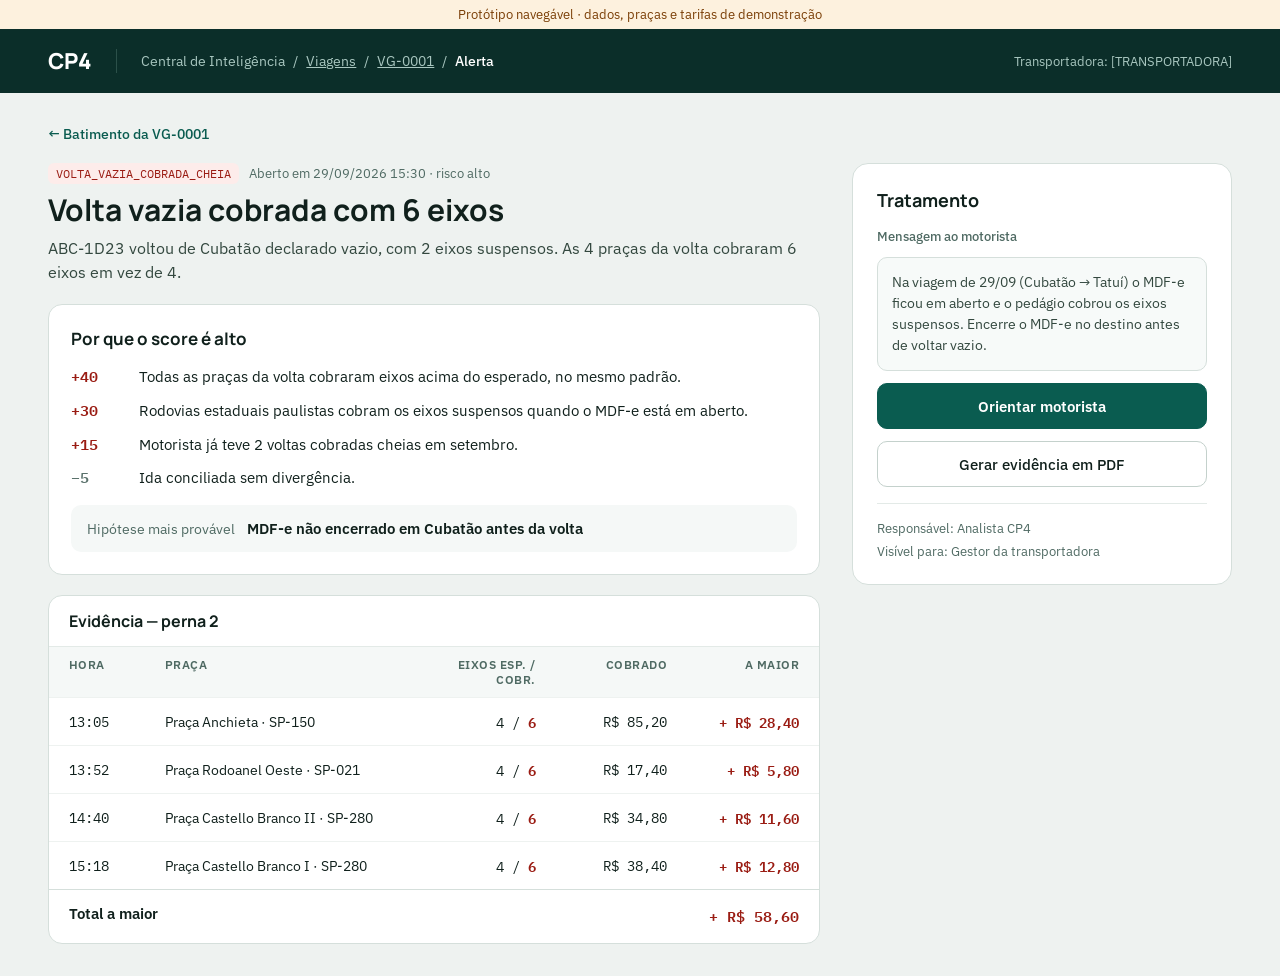
<file: alerta.html>
<!doctype html>
<html lang="pt-BR">
<head>
<meta charset="utf-8">
<meta name="viewport" content="width=device-width, initial-scale=1">
<title>Alerta · volta cobrada cheia · CP4</title>
<link rel="stylesheet" href="assets/style.css?v=5">
</head>
<body>
<div class="demo-bar">Protótipo navegável · dados, praças e tarifas de demonstração</div>
<header class="hdr">
  <div class="logo">CP4</div><div class="sep"></div>
  <nav aria-label="Navegação"><span>Central de Inteligência</span><span>/</span><a href="index.html">Viagens</a><span>/</span><a href="batimento.html">VG-0001</a><span>/</span><span class="cur">Alerta</span></nav>
  <div class="sp"></div><span class="tenant">Transportadora: [TRANSPORTADORA]</span>
</header>

<main>
  <div class="row">
    <section class="stack g20" style="flex-grow:1" aria-label="Alerta">
      <a href="batimento.html" style="font-size:14px;font-weight:500;text-decoration:none">← Batimento da VG-0001</a>
      <div class="stack g8">
        <div style="display:flex;gap:10px;align-items:center"><span class="code">VOLTA_VAZIA_COBRADA_CHEIA</span><span style="font-size:13px;color:var(--muted)">Aberto em 29/09/2026 15:30 · risco alto</span></div>
        <h1>Volta vazia cobrada com 6 eixos</h1>
        <p style="margin:0;font-size:16px;color:#33483F;max-width:760px;line-height:1.5">ABC-1D23 voltou de Cubatão declarado vazio, com 2 eixos suspensos. As 4 praças da volta cobraram 6 eixos em vez de 4.</p>
      </div>

      <div class="card stack g16" style="padding:22px;border-radius:14px">
        <span class="display" style="font-size:17px">Por que o score é alto</span>
        <div class="stack g12" style="font-size:15px;line-height:1.45">
          <div style="display:flex;gap:12px"><span class="num red" style="min-width:56px">+40</span><span>Todas as praças da volta cobraram eixos acima do esperado, no mesmo padrão.</span></div>
          <div style="display:flex;gap:12px"><span class="num red" style="min-width:56px">+30</span><span>Rodovias estaduais paulistas cobram os eixos suspensos quando o MDF-e está em aberto.</span></div>
          <div style="display:flex;gap:12px"><span class="num red" style="min-width:56px">+15</span><span>Motorista já teve 2 voltas cobradas cheias em setembro.</span></div>
          <div style="display:flex;gap:12px"><span class="num grey" style="min-width:56px;font-weight:600">−5</span><span>Ida conciliada sem divergência.</span></div>
        </div>
        <div style="display:flex;gap:12px;align-items:center;padding:14px 16px;background:var(--head);border-radius:10px">
          <span style="font-size:14px;color:var(--muted)">Hipótese mais provável</span>
          <span style="font-size:15px;font-weight:600">MDF-e não encerrado em Cubatão antes da volta</span>
        </div>
      </div>

      <div class="tbl">
        <div class="cap"><span class="t">Evidência — perna 2</span></div>
        <div class="th" style="grid-template-columns:.7fr 2fr 1fr 1fr 1fr"><span>Hora</span><span>Praça</span><span class="r">Eixos esp. / cobr.</span><span class="r">Cobrado</span><span class="r">A maior</span></div>
        <div class="tr" style="grid-template-columns:.7fr 2fr 1fr 1fr 1fr"><span class="num">13:05</span><span>Praça Anchieta · SP-150</span><span class="num r">4 / <span class="red">6</span></span><span class="num r">R$ 85,20</span><span class="num r red">+ R$ 28,40</span></div>
        <div class="tr" style="grid-template-columns:.7fr 2fr 1fr 1fr 1fr"><span class="num">13:52</span><span>Praça Rodoanel Oeste · SP-021</span><span class="num r">4 / <span class="red">6</span></span><span class="num r">R$ 17,40</span><span class="num r red">+ R$ 5,80</span></div>
        <div class="tr" style="grid-template-columns:.7fr 2fr 1fr 1fr 1fr"><span class="num">14:40</span><span>Praça Castello Branco II · SP-280</span><span class="num r">4 / <span class="red">6</span></span><span class="num r">R$ 34,80</span><span class="num r red">+ R$ 11,60</span></div>
        <div class="tr" style="grid-template-columns:.7fr 2fr 1fr 1fr 1fr"><span class="num">15:18</span><span>Praça Castello Branco I · SP-280</span><span class="num r">4 / <span class="red">6</span></span><span class="num r">R$ 38,40</span><span class="num r red">+ R$ 12,80</span></div>
        <div class="foot" style="font-size:15px"><span>Total a maior</span><span class="num red">+ R$ 58,60</span></div>
      </div>
    </section>

    <aside class="card stack g16" style="width:380px;flex-shrink:0;padding:24px;margin-top:38px" aria-label="Tratamento">
      <span class="display" style="font-size:18px">Tratamento</span>
      <div id="pend" class="stack g12">
        <span style="font-size:13px;font-weight:500;color:var(--muted)">Mensagem ao motorista</span>
        <div style="padding:14px;border:1px solid var(--line);border-radius:10px;background:#F7FAF9;font-size:14px;line-height:1.5;color:#33483F">Na viagem de 29/09 (Cubatão → Tatuí) o MDF-e ficou em aberto e o pedágio cobrou os eixos suspensos. Encerre o MDF-e no destino antes de voltar vazio.</div>
        <button class="btn btn-p" id="enviar">Orientar motorista</button>
        <button class="btn">Gerar evidência em PDF</button>
      </div>
      <div id="done" class="stack g12 hide" role="status" style="padding:16px;border:1px solid var(--ok-line);border-radius:12px;background:#F2FAF6">
        <div style="display:flex;gap:10px;align-items:center">
          <svg width="22" height="22" viewBox="0 0 24 24" fill="none" stroke="#05603A" stroke-width="2" stroke-linecap="round" stroke-linejoin="round" aria-hidden="true"><circle cx="12" cy="12" r="9"/><path d="m8 12 3 3 5-6"/></svg>
          <span style="font-weight:600">Orientação enviada</span>
        </div>
        <span style="font-size:14px;color:#33483F;line-height:1.5">O alerta segue aberto até a próxima volta vazia desse motorista ser conciliada.</span>
        <a class="btn btn-p" href="index.html">Voltar para viagens</a>
      </div>
      <div style="height:1px;background:#E3EAE7"></div>
      <div class="stack g6" style="font-size:13px;color:var(--muted)"><span>Responsável: Analista CP4</span><span>Visível para: Gestor da transportadora</span></div>
    </aside>
  </div>
</main>
<script>
document.getElementById('enviar').addEventListener('click', function () {
  document.getElementById('pend').classList.add('hide');
  document.getElementById('done').classList.remove('hide');
});
</script>
<script src="assets/responsive.js?v=5"></script>
</body>
</html>
</file>
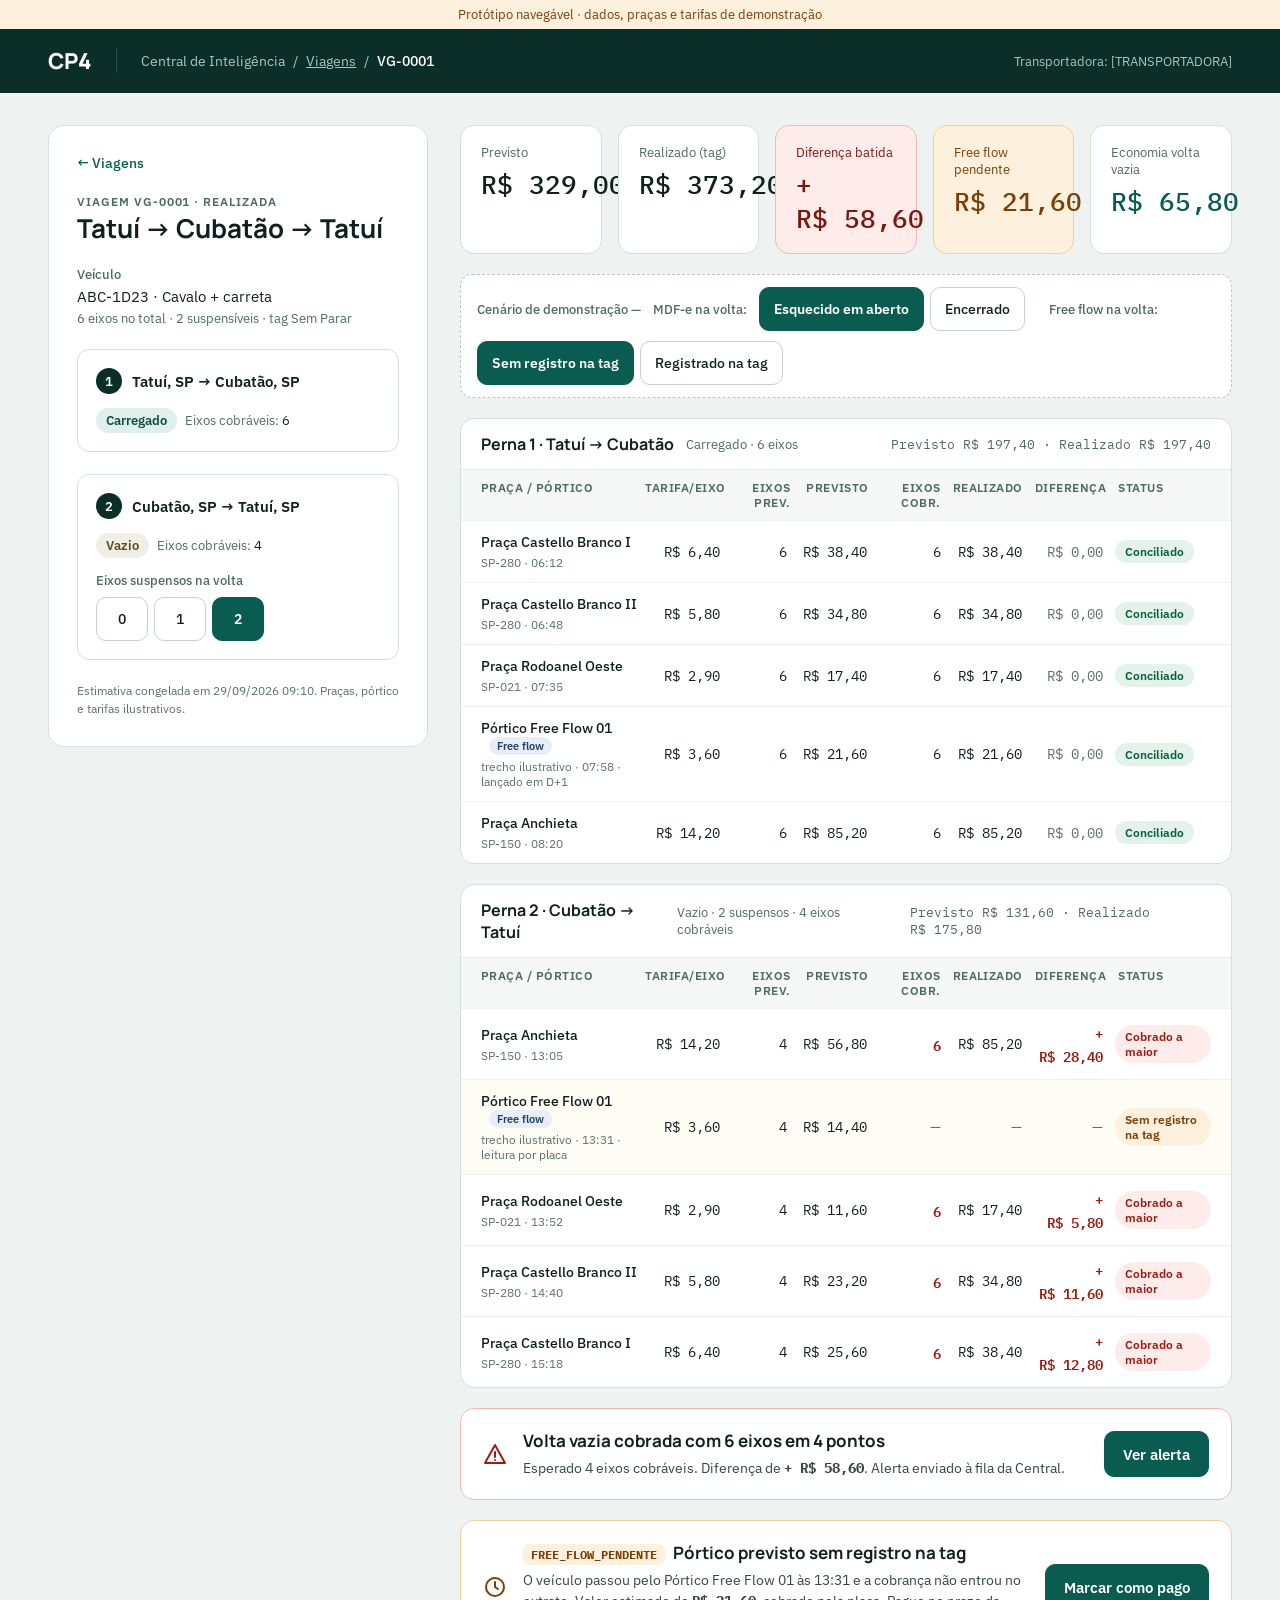
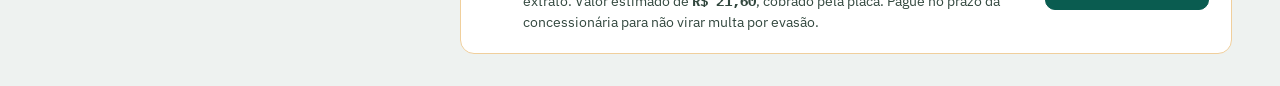
<file: batimento.html>
<!doctype html>
<html lang="pt-BR">
<head>
<meta charset="utf-8">
<meta name="viewport" content="width=device-width, initial-scale=1">
<title>Batimento VG-0001 · CP4</title>
<link rel="stylesheet" href="assets/style.css?v=5">
</head>
<body>
<div class="demo-bar">Protótipo navegável · dados, praças e tarifas de demonstração</div>
<header class="hdr">
  <div class="logo">CP4</div><div class="sep"></div>
  <nav aria-label="Navegação"><span>Central de Inteligência</span><span>/</span><a href="index.html">Viagens</a><span>/</span><span class="cur">VG-0001</span></nav>
  <div class="sp"></div><span class="tenant">Transportadora: [TRANSPORTADORA]</span>
</header>

<main>
  <div class="row">
    <section class="card pad stack g22" style="width:380px;flex-shrink:0" aria-label="Viagem">
      <a href="index.html" style="font-size:14px;font-weight:500;text-decoration:none">← Viagens</a>
      <div class="stack g4"><span class="eyebrow">Viagem VG-0001 · realizada</span><h1 style="font-size:26px">Tatuí → Cubatão → Tatuí</h1></div>
      <div class="stack g4">
        <span style="font-size:13px;font-weight:500;color:var(--muted)">Veículo</span>
        <span style="font-size:15px">ABC-1D23 · Cavalo + carreta</span>
        <span style="font-size:13px;color:var(--muted)">6 eixos no total · 2 suspensíveis · tag Sem Parar</span>
      </div>
      <div class="leg">
        <div class="leg-h"><span class="badge">1</span>Tatuí, SP → Cubatão, SP</div>
        <div style="display:flex;gap:8px;align-items:center"><span class="pill load">Carregado</span><span style="font-size:13px;color:var(--muted)">Eixos cobráveis: <span class="num" style="color:var(--ink)">6</span></span></div>
      </div>
      <div class="leg">
        <div class="leg-h"><span class="badge">2</span>Cubatão, SP → Tatuí, SP</div>
        <div style="display:flex;gap:8px;align-items:center"><span class="pill empty">Vazio</span><span style="font-size:13px;color:var(--muted)">Eixos cobráveis: <span class="num" style="color:var(--ink)" data-b="voltaEixos"></span></span></div>
        <div class="stack g8">
          <span id="susp-l" style="font-size:13px;font-weight:500;color:var(--muted)">Eixos suspensos na volta</span>
          <div role="group" aria-labelledby="susp-l" style="display:flex;gap:6px">
            <button class="seg susp" data-n="0" aria-label="0 eixos suspensos">0</button>
            <button class="seg susp" data-n="1" aria-label="1 eixo suspenso">1</button>
            <button class="seg susp" data-n="2" aria-label="2 eixos suspensos">2</button>
          </div>
        </div>
      </div>
      <p class="note">Estimativa congelada em 29/09/2026 09:10. Praças, pórtico e tarifas ilustrativos.</p>
    </section>

    <section class="stack g20" style="flex-grow:1;min-width:0" aria-label="Estimado versus realizado">
      <div class="kpis k5">
        <div class="kpi"><span class="l">Previsto</span><span class="v num" data-b="kPrev"></span></div>
        <div class="kpi"><span class="l">Realizado (tag)</span><span class="v num" data-b="kReal"></span></div>
        <div class="kpi" id="diffTile"><span class="l">Diferença batida</span><span class="v num" data-b="kDiff"></span></div>
        <div class="kpi" id="ffTile"><span class="l">Free flow pendente</span><span class="v num" data-b="kFF"></span></div>
        <div class="kpi"><span class="l">Economia volta vazia</span><span class="v num" style="color:var(--brand)" data-b="kEco"></span></div>
      </div>

      <div class="strip" style="flex-wrap:wrap;row-gap:10px">
        <span class="lab">Cenário de demonstração —</span>
        <span class="lab" id="cen-l">MDF-e na volta:</span>
        <div role="group" aria-labelledby="cen-l" style="display:flex;gap:6px">
          <button class="seg cen" data-a="1">Esquecido em aberto</button>
          <button class="seg cen" data-a="0">Encerrado</button>
        </div>
        <span class="lab" id="ff-l" style="margin-left:12px">Free flow na volta:</span>
        <div role="group" aria-labelledby="ff-l" style="display:flex;gap:6px">
          <button class="seg ffb" data-r="0">Sem registro na tag</button>
          <button class="seg ffb" data-r="1">Registrado na tag</button>
        </div>
      </div>

      <div id="legs" class="stack g20"></div>

      <div class="banner bad" id="bDiv" role="alert">
        <svg width="24" height="24" viewBox="0 0 24 24" fill="none" stroke="#9A1C13" stroke-width="2" stroke-linecap="round" stroke-linejoin="round" aria-hidden="true" style="flex-shrink:0"><path d="M12 3 2 21h20L12 3z"/><path d="M12 10v5"/><path d="M12 18h.01"/></svg>
        <div class="stack g6" style="flex-grow:1">
          <span class="t">Volta vazia cobrada com 6 eixos em <span data-b="nDiv"></span> pontos</span>
          <span class="d">Esperado <span class="num" data-b="voltaEixos"></span> eixos cobráveis. Diferença de <b class="num" data-b="kDiff"></b>. Alerta enviado à fila da Central.</span>
        </div>
        <a class="btn btn-p" href="alerta.html">Ver alerta</a>
      </div>

      <div class="banner warn" id="bFF" role="alert">
        <svg width="24" height="24" viewBox="0 0 24 24" fill="none" stroke="#7A3E06" stroke-width="2" stroke-linecap="round" stroke-linejoin="round" aria-hidden="true" style="flex-shrink:0"><circle cx="12" cy="12" r="9"/><path d="M12 7v5l3 2"/></svg>
        <div class="stack g6" style="flex-grow:1">
          <span class="t"><span class="code" style="background:var(--warn-bg);color:var(--warn);margin-right:8px">FREE_FLOW_PENDENTE</span>Pórtico previsto sem registro na tag</span>
          <span class="d">O veículo passou pelo Pórtico Free Flow 01 às 13:31 e a cobrança não entrou no extrato. Valor estimado de <b class="num" data-b="kFF"></b>, cobrado pela placa. Pague no prazo da concessionária para não virar multa por evasão.</span>
        </div>
        <button class="btn btn-p" id="pagar">Marcar como pago</button>
      </div>
      <div class="banner ok hide" id="bPago" role="status">
        <svg width="24" height="24" viewBox="0 0 24 24" fill="none" stroke="#05603A" stroke-width="2" stroke-linecap="round" stroke-linejoin="round" aria-hidden="true"><circle cx="12" cy="12" r="9"/><path d="m8 12 3 3 5-6"/></svg>
        <div class="stack g4"><span class="t">Free flow pago</span><span class="d">Comprovante anexado à viagem. A pendência sai da fila.</span></div>
      </div>

      <div class="banner ok hide" id="bOk" role="status">
        <svg width="24" height="24" viewBox="0 0 24 24" fill="none" stroke="#05603A" stroke-width="2" stroke-linecap="round" stroke-linejoin="round" aria-hidden="true"><circle cx="12" cy="12" r="9"/><path d="m8 12 3 3 5-6"/></svg>
        <div class="stack g4">
          <span class="t">Viagem conciliada</span>
          <span class="d">Todas as praças e pórticos batem com o previsto. A volta vazia economizou <b class="num" data-b="kEco"></b>.</span>
        </div>
      </div>
    </section>
  </div>
</main>
<script src="assets/data.js"></script>
<script>
(function () {
  var st = { susp: 2, aberto: true, ffReg: false, pago: false };
  var COLS = 'grid-template-columns:2.3fr 1fr .8fr 1fr .9fr 1fr 1fr 1.4fr';
  var horasIda = ['06:12', '06:48', '07:35', '07:58', '08:20'], horasVolta = ['13:05', '13:31', '13:52', '14:40', '15:18'];

  function mk(list, horas, eP, eC, ffMissing) {
    var tp = 0, tr = 0, tpm = 0, n = 0, ffPend = 0;
    var html = list.map(function (p, i) {
      var prev = p.t * eP, sub = p.rod + ' · ' + horas[i], name = '<span style="font-weight:500">' + p.nome + (p.ff ? FF_TAG : '') + '</span>';
      tp += prev;
      if (p.ff && ffMissing) {
        ffPend = p.t * eC;
        return '<div class="tr" style="' + COLS + ';background:#FFFCF5"><div class="stack g4">' + name + '<span class="sub">' + sub + ' · leitura por placa</span></div>' +
          '<span class="num r">' + brl(p.t) + '</span><span class="num r">' + eP + '</span><span class="num r">' + brl(prev) + '</span>' +
          '<span class="r grey">—</span><span class="r grey">—</span><span class="r grey">—</span>' +
          '<span class="pill ' + (st.pago ? 'ok' : 'warn') + '">' + (st.pago ? 'Pago pela placa' : 'Sem registro na tag') + '</span></div>';
      }
      var real = p.t * eC, d = real - prev, bad = d > 0.005;
      if (bad) n++;
      tpm += prev; tr += real;
      if (p.ff) sub += ' · lançado em D+1';
      return '<div class="tr" style="' + COLS + '"><div class="stack g4">' + name + '<span class="sub">' + sub + '</span></div>' +
        '<span class="num r">' + brl(p.t) + '</span><span class="num r">' + eP + '</span><span class="num r">' + brl(prev) + '</span>' +
        '<span class="num r' + (bad ? ' red' : '') + '">' + eC + '</span><span class="num r">' + brl(real) + '</span>' +
        '<span class="num r ' + (bad ? 'red' : 'grey') + '">' + sgn(d) + '</span>' +
        '<span class="pill ' + (bad ? 'bad' : 'ok') + '">' + (bad ? 'Cobrado a maior' : 'Conciliado') + '</span></div>';
    }).join('');
    return { html: html, tp: tp, tr: tr, tpm: tpm, n: n, ffPend: ffPend };
  }
  function legHtml(title, sub, r) {
    return '<div class="tbl"><div class="cap"><span class="t">' + title + '</span><span class="s">' + sub + '</span><span style="flex-grow:1"></span>' +
      '<span class="num s">Previsto ' + brl(r.tp) + ' · Realizado ' + brl(r.tr) + '</span></div>' +
      '<div class="th" style="' + COLS + '"><span>Praça / pórtico</span><span class="r">Tarifa/eixo</span><span class="r">Eixos prev.</span><span class="r">Previsto</span><span class="r">Eixos cobr.</span><span class="r">Realizado</span><span class="r">Diferença</span><span>Status</span></div>' +
      r.html + '</div>';
  }
  function render() {
    var ve = 6 - st.susp, vc = st.aberto ? 6 : ve;
    var ida = mk(PRACAS, horasIda, 6, 6, false), volta = mk(PRACAS.slice().reverse(), horasVolta, ve, vc, !st.ffReg);
    var diff = (ida.tr + volta.tr) - (ida.tpm + volta.tpm), div = diff > 0.005;
    var ffOpen = !st.ffReg && !st.pago;
    var soma = PRACAS.reduce(function (a, p) { return a + p.t; }, 0);
    var vals = {
      voltaEixos: ve, kPrev: brl(ida.tp + volta.tp), kReal: brl(ida.tr + volta.tr), kDiff: sgn(diff),
      kFF: brl(ffOpen ? volta.ffPend : 0), kEco: brl(soma * st.susp), nDiv: ida.n + volta.n
    };
    document.querySelectorAll('[data-b]').forEach(function (el) { el.textContent = vals[el.dataset.b]; });
    document.getElementById('legs').innerHTML =
      legHtml('Perna 1 · Tatuí → Cubatão', 'Carregado · 6 eixos', ida) +
      legHtml('Perna 2 · Cubatão → Tatuí', 'Vazio · ' + st.susp + ' suspensos · ' + ve + ' eixos cobráveis', volta);
    document.getElementById('diffTile').className = 'kpi ' + (div ? 'bad' : 'ok');
    document.getElementById('ffTile').className = 'kpi ' + (ffOpen ? 'warn' : 'ok');
    document.getElementById('bDiv').classList.toggle('hide', !div);
    document.getElementById('bFF').classList.toggle('hide', !ffOpen);
    document.getElementById('bPago').classList.toggle('hide', !(st.pago && !st.ffReg));
    document.getElementById('bOk').classList.toggle('hide', div || ffOpen);
    document.querySelectorAll('.susp').forEach(function (b) { b.setAttribute('aria-pressed', Number(b.dataset.n) === st.susp ? 'true' : 'false'); });
    document.querySelectorAll('.cen').forEach(function (b) { b.setAttribute('aria-pressed', (b.dataset.a === '1') === st.aberto ? 'true' : 'false'); });
    document.querySelectorAll('.ffb').forEach(function (b) { b.setAttribute('aria-pressed', (b.dataset.r === '1') === st.ffReg ? 'true' : 'false'); });
  }
  document.querySelectorAll('.susp').forEach(function (b) { b.addEventListener('click', function () { st.susp = Number(b.dataset.n); render(); }); });
  document.querySelectorAll('.cen').forEach(function (b) { b.addEventListener('click', function () { st.aberto = b.dataset.a === '1'; render(); }); });
  document.querySelectorAll('.ffb').forEach(function (b) { b.addEventListener('click', function () { st.ffReg = b.dataset.r === '1'; st.pago = false; render(); }); });
  document.getElementById('pagar').addEventListener('click', function () { st.pago = true; render(); });
  render();
})();
</script>
<script src="assets/responsive.js?v=5"></script>
</body>
</html>
</file>
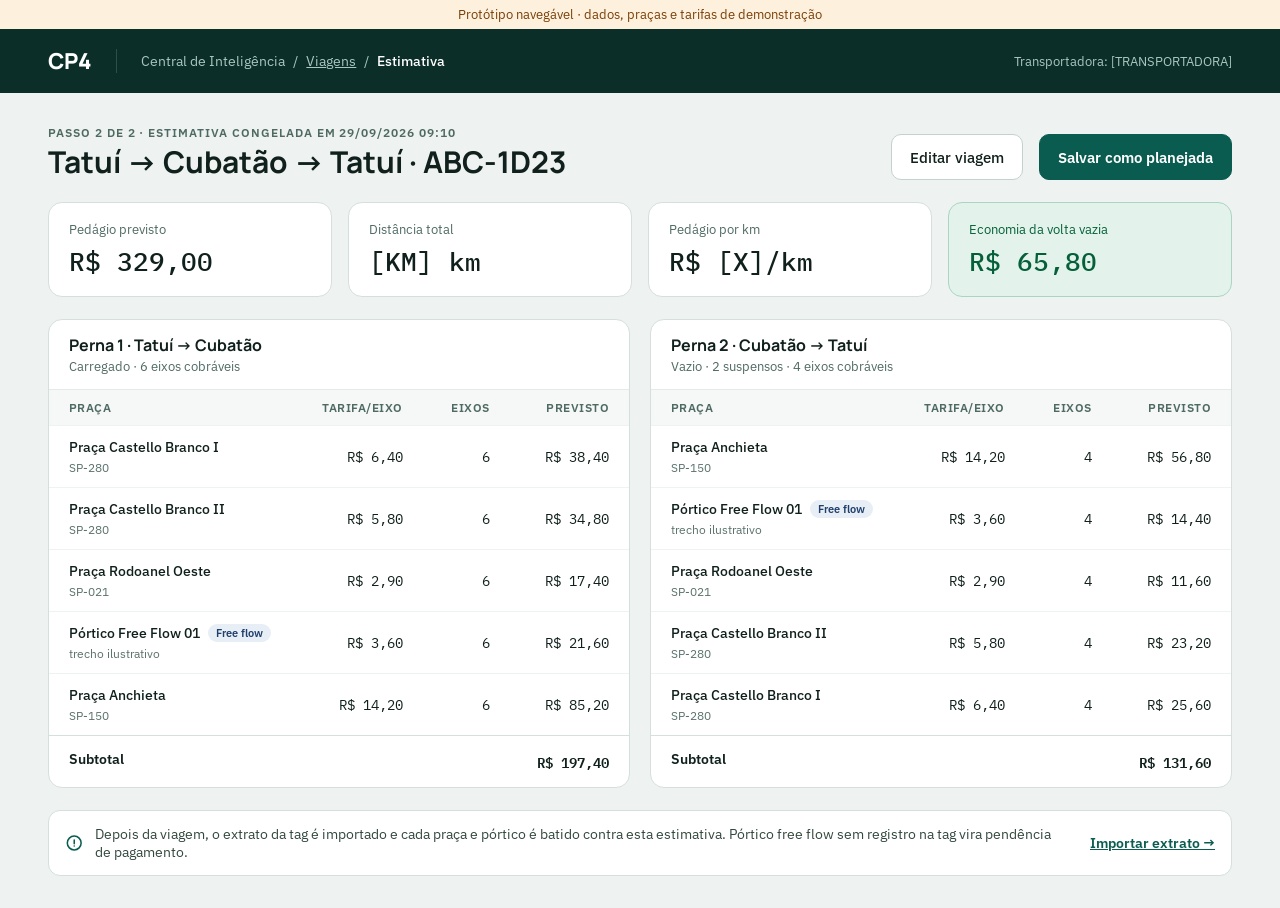
<file: estimativa.html>
<!doctype html>
<html lang="pt-BR">
<head>
<meta charset="utf-8">
<meta name="viewport" content="width=device-width, initial-scale=1">
<title>Estimativa · CP4</title>
<link rel="stylesheet" href="assets/style.css?v=5">
</head>
<body>
<div class="demo-bar">Protótipo navegável · dados, praças e tarifas de demonstração</div>
<header class="hdr">
  <div class="logo">CP4</div><div class="sep"></div>
  <nav aria-label="Navegação"><span>Central de Inteligência</span><span>/</span><a href="index.html">Viagens</a><span>/</span><span class="cur">Estimativa</span></nav>
  <div class="sp"></div><span class="tenant">Transportadora: [TRANSPORTADORA]</span>
</header>

<main>
  <div class="titlebar">
    <div><span class="eyebrow">Passo 2 de 2 · estimativa congelada em 29/09/2026 09:10</span><h1>Tatuí → Cubatão → Tatuí · ABC-1D23</h1></div>
    <a class="btn" href="nova-viagem.html">Editar viagem</a>
    <a class="btn btn-p" href="index.html">Salvar como planejada</a>
  </div>

  <div class="kpis">
    <div class="kpi"><span class="l">Pedágio previsto</span><span class="v num">R$ 329,00</span></div>
    <div class="kpi"><span class="l">Distância total</span><span class="v num">[KM] km</span></div>
    <div class="kpi"><span class="l">Pedágio por km</span><span class="v num">R$ [X]/km</span></div>
    <div class="kpi ok"><span class="l">Economia da volta vazia</span><span class="v num">R$ 65,80</span></div>
  </div>

  <div id="legs" style="display:grid;grid-template-columns:repeat(2,minmax(0,1fr));gap:20px"></div>

  <div style="display:flex;gap:12px;align-items:center;padding:14px 16px;background:#fff;border:1px solid var(--line);border-radius:12px;font-size:14px;color:#33483F">
    <svg width="20" height="20" viewBox="0 0 24 24" fill="none" stroke="#0A5C50" stroke-width="2" stroke-linecap="round" stroke-linejoin="round" aria-hidden="true"><circle cx="12" cy="12" r="9"/><path d="M12 8v5"/><path d="M12 16h.01"/></svg>
    <span>Depois da viagem, o extrato da tag é importado e cada praça e pórtico é batido contra esta estimativa. Pórtico free flow sem registro na tag vira pendência de pagamento.</span>
    <span style="flex-grow:1"></span>
    <a href="importar.html" style="font-weight:600;white-space:nowrap">Importar extrato →</a>
  </div>
</main>
<script src="assets/data.js"></script>
<script>
(function () {
  function leg(title, sub, list, e) {
    var tot = 0, rows = list.map(function (p) {
      tot += p.t * e;
      return '<div class="tr" style="grid-template-columns:2fr 1fr .7fr 1fr"><div class="stack g4"><span style="font-weight:500">' + p.nome + (p.ff ? FF_TAG : '') + '</span><span class="sub">' + p.rod + '</span></div><span class="num r">' + brl(p.t) + '</span><span class="num r">' + e + '</span><span class="num r">' + brl(p.t * e) + '</span></div>';
    }).join('');
    return '<div class="tbl"><div class="cap" style="flex-direction:column;align-items:flex-start;gap:2px"><span class="t">' + title + '</span><span class="s">' + sub + '</span></div>' +
      '<div class="th" style="grid-template-columns:2fr 1fr .7fr 1fr"><span>Praça</span><span class="r">Tarifa/eixo</span><span class="r">Eixos</span><span class="r">Previsto</span></div>' +
      rows + '<div class="foot"><span>Subtotal</span><span class="num">' + brl(tot) + '</span></div></div>';
  }
  document.getElementById('legs').innerHTML =
    leg('Perna 1 · Tatuí → Cubatão', 'Carregado · 6 eixos cobráveis', PRACAS, 6) +
    leg('Perna 2 · Cubatão → Tatuí', 'Vazio · 2 suspensos · 4 eixos cobráveis', PRACAS.slice().reverse(), 4);
})();
</script>
<script src="assets/responsive.js?v=5"></script>
</body>
</html>
</file>
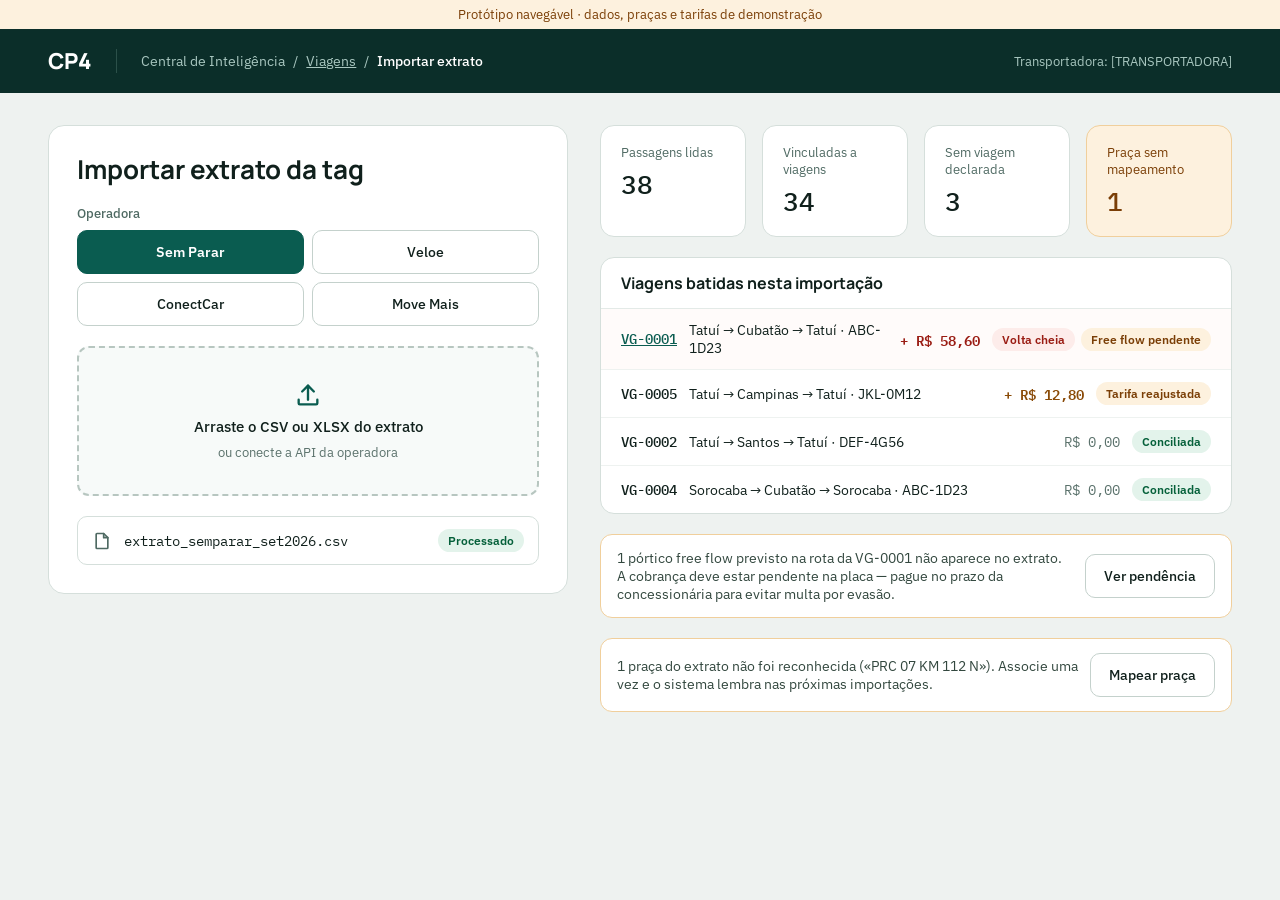
<file: importar.html>
<!doctype html>
<html lang="pt-BR">
<head>
<meta charset="utf-8">
<meta name="viewport" content="width=device-width, initial-scale=1">
<title>Importar extrato · CP4</title>
<link rel="stylesheet" href="assets/style.css?v=5">
</head>
<body>
<div class="demo-bar">Protótipo navegável · dados, praças e tarifas de demonstração</div>
<header class="hdr">
  <div class="logo">CP4</div><div class="sep"></div>
  <nav aria-label="Navegação"><span>Central de Inteligência</span><span>/</span><a href="index.html">Viagens</a><span>/</span><span class="cur">Importar extrato</span></nav>
  <div class="sp"></div><span class="tenant">Transportadora: [TRANSPORTADORA]</span>
</header>

<main>
  <div class="row">
    <section class="card pad stack g20" style="width:520px;flex-shrink:0" aria-label="Enviar extrato">
      <h1 style="font-size:26px">Importar extrato da tag</h1>
      <div class="stack g8">
        <span class="eyebrow" id="op-l" style="letter-spacing:0;text-transform:none;font-size:13px;font-weight:500">Operadora</span>
        <div role="group" aria-labelledby="op-l" style="display:grid;grid-template-columns:repeat(2,minmax(0,1fr));gap:8px">
          <button class="seg op" aria-pressed="true" data-f="extrato_semparar_set2026.csv">Sem Parar</button>
          <button class="seg op" aria-pressed="false" data-f="extrato_veloe_set2026.xlsx">Veloe</button>
          <button class="seg op" aria-pressed="false" data-f="extrato_conectcar_set2026.csv">ConectCar</button>
          <button class="seg op" aria-pressed="false" data-f="extrato_movemais_set2026.csv">Move Mais</button>
        </div>
      </div>
      <div style="display:flex;flex-direction:column;align-items:center;justify-content:center;gap:8px;height:150px;border:2px dashed #B7C6C0;border-radius:12px;background:#F7FAF9;text-align:center">
        <svg width="28" height="28" viewBox="0 0 24 24" fill="none" stroke="#0A5C50" stroke-width="2" stroke-linecap="round" stroke-linejoin="round" aria-hidden="true"><path d="M12 16V4"/><path d="m7 9 5-5 5 5"/><path d="M4 16v3a1 1 0 0 0 1 1h14a1 1 0 0 0 1-1v-3"/></svg>
        <span style="font-size:15px;font-weight:500">Arraste o CSV ou XLSX do extrato</span>
        <span style="font-size:13px;color:var(--faint)">ou conecte a API da operadora</span>
      </div>
      <div style="display:flex;align-items:center;gap:12px;padding:12px 14px;border:1px solid var(--line);border-radius:10px">
        <svg width="20" height="20" viewBox="0 0 24 24" fill="none" stroke="#4F6A63" stroke-width="2" stroke-linecap="round" stroke-linejoin="round" aria-hidden="true"><path d="M14 3H6a1 1 0 0 0-1 1v16a1 1 0 0 0 1 1h12a1 1 0 0 0 1-1V8z"/><path d="M14 3v5h5"/></svg>
        <span class="num" id="arq" style="font-size:14px;flex-grow:1;min-width:0;overflow-wrap:anywhere">extrato_semparar_set2026.csv</span>
        <span class="pill ok">Processado</span>
      </div>
    </section>

    <section class="stack g20" style="flex-grow:1" aria-label="Resultado da importação">
      <div class="kpis">
        <div class="kpi"><span class="l">Passagens lidas</span><span class="v num">38</span></div>
        <div class="kpi"><span class="l">Vinculadas a viagens</span><span class="v num">34</span></div>
        <div class="kpi"><span class="l">Sem viagem declarada</span><span class="v num">3</span></div>
        <div class="kpi warn"><span class="l">Praça sem mapeamento</span><span class="v num">1</span></div>
      </div>
      <div class="tbl">
        <div class="cap"><span class="t">Viagens batidas nesta importação</span></div>
        <a class="tr hot" href="batimento.html" style="grid-template-columns:auto 1fr auto auto;border-top:0"><span class="num link-id">VG-0001</span><span>Tatuí → Cubatão → Tatuí · ABC-1D23</span><span class="num red">+ R$ 58,60</span><span style="display:flex;gap:6px"><span class="pill bad">Volta cheia</span><span class="pill warn">Free flow pendente</span></span></a>
        <div class="tr" style="grid-template-columns:auto 1fr auto auto"><span class="num" style="font-weight:500">VG-0005</span><span>Tatuí → Campinas → Tatuí · JKL-0M12</span><span class="num amber">+ R$ 12,80</span><span class="pill warn">Tarifa reajustada</span></div>
        <div class="tr" style="grid-template-columns:auto 1fr auto auto"><span class="num" style="font-weight:500">VG-0002</span><span>Tatuí → Santos → Tatuí · DEF-4G56</span><span class="num grey">R$ 0,00</span><span class="pill ok">Conciliada</span></div>
        <div class="tr" style="grid-template-columns:auto 1fr auto auto"><span class="num" style="font-weight:500">VG-0004</span><span>Sorocaba → Cubatão → Sorocaba · ABC-1D23</span><span class="num grey">R$ 0,00</span><span class="pill ok">Conciliada</span></div>
      </div>
      <div style="display:flex;align-items:center;gap:12px;padding:14px 16px;background:#fff;border:1px solid var(--warn-line);border-radius:12px;font-size:14px;color:#33483F">
        <span style="flex-grow:1">1 pórtico free flow previsto na rota da VG-0001 não aparece no extrato. A cobrança deve estar pendente na placa — pague no prazo da concessionária para evitar multa por evasão.</span>
        <a class="btn" href="batimento.html" style="height:44px;font-size:14px">Ver pendência</a>
      </div>
      <div style="display:flex;align-items:center;gap:12px;padding:14px 16px;background:#fff;border:1px solid var(--warn-line);border-radius:12px;font-size:14px;color:#33483F">
        <span style="flex-grow:1">1 praça do extrato não foi reconhecida («PRC 07 KM 112 N»). Associe uma vez e o sistema lembra nas próximas importações.</span>
        <button class="btn" style="height:44px;font-size:14px">Mapear praça</button>
      </div>
    </section>
  </div>
</main>
<script>
document.querySelectorAll('.op').forEach(function (b) {
  b.addEventListener('click', function () {
    document.querySelectorAll('.op').forEach(function (x) { x.setAttribute('aria-pressed', x === b ? 'true' : 'false'); });
    document.getElementById('arq').textContent = b.dataset.f;
  });
});
</script>
<script src="assets/responsive.js?v=5"></script>
</body>
</html>
</file>
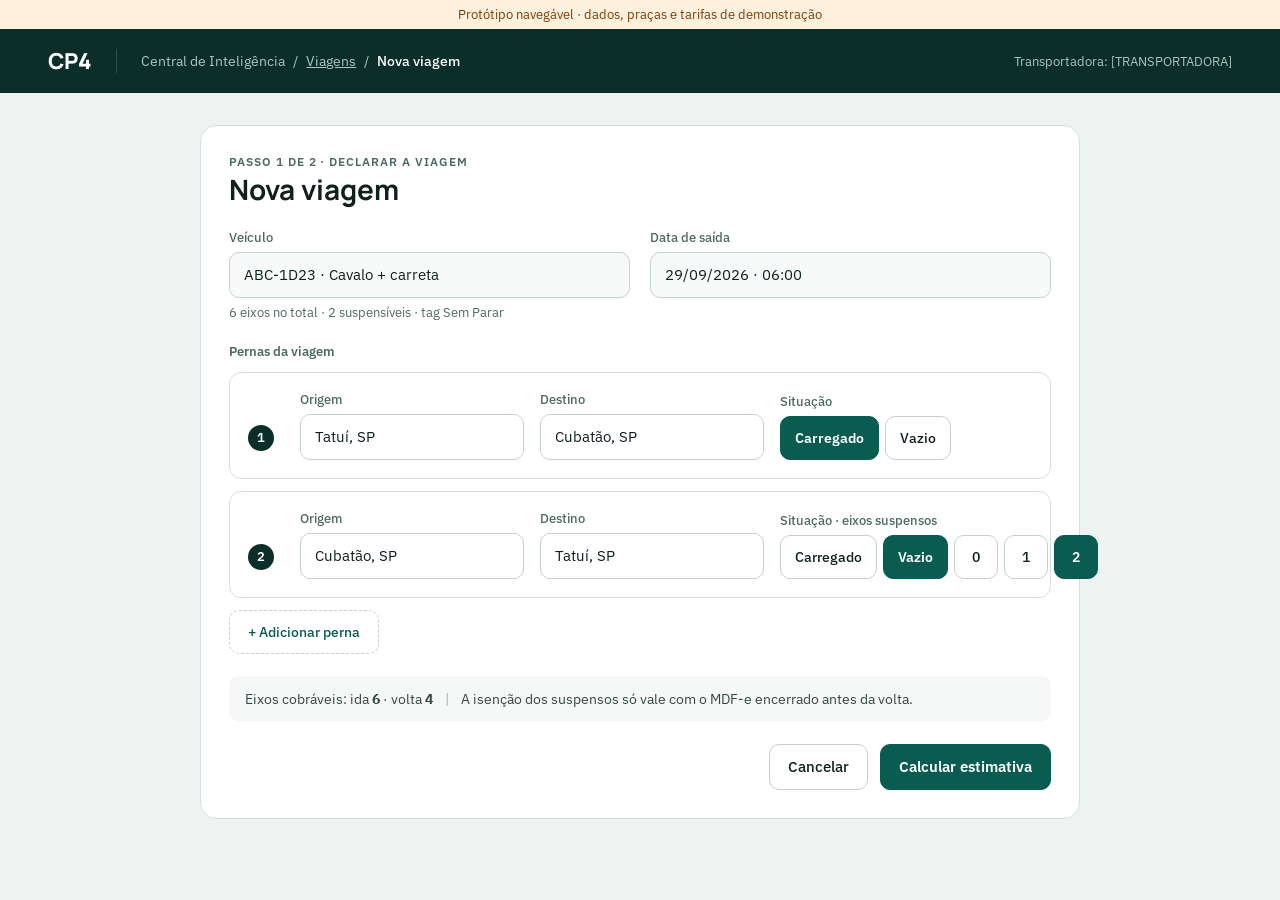
<file: nova-viagem.html>
<!doctype html>
<html lang="pt-BR">
<head>
<meta charset="utf-8">
<meta name="viewport" content="width=device-width, initial-scale=1">
<title>Nova viagem · CP4</title>
<link rel="stylesheet" href="assets/style.css?v=5">
</head>
<body>
<div class="demo-bar">Protótipo navegável · dados, praças e tarifas de demonstração</div>
<header class="hdr">
  <div class="logo">CP4</div><div class="sep"></div>
  <nav aria-label="Navegação"><span>Central de Inteligência</span><span>/</span><a href="index.html">Viagens</a><span>/</span><span class="cur">Nova viagem</span></nav>
  <div class="sp"></div><span class="tenant">Transportadora: [TRANSPORTADORA]</span>
</header>

<main style="align-items:center">
  <section class="card pad stack g22" style="width:880px" aria-label="Nova viagem">
    <div class="stack g4"><span class="eyebrow">Passo 1 de 2 · declarar a viagem</span><h1 style="font-size:28px">Nova viagem</h1></div>

    <div style="display:grid;grid-template-columns:repeat(2,minmax(0,1fr));gap:20px">
      <div class="field"><label for="veic">Veículo</label><input id="veic" readonly value="ABC-1D23 · Cavalo + carreta"><span style="font-size:13px;color:var(--muted)">6 eixos no total · 2 suspensíveis · tag Sem Parar</span></div>
      <div class="field"><label for="data">Data de saída</label><input id="data" readonly value="29/09/2026 · 06:00"></div>
    </div>

    <div class="stack g12">
      <span style="font-size:13px;font-weight:600;color:var(--muted)">Pernas da viagem</span>
      <div style="display:grid;grid-template-columns:36px 1fr 1fr 1.4fr;gap:16px;align-items:end;padding:18px;border:1px solid var(--line);border-radius:12px">
        <span class="badge" style="margin-bottom:9px">1</span>
        <div class="field"><label for="o1">Origem</label><input id="o1" readonly value="Tatuí, SP" style="background:#fff"></div>
        <div class="field"><label for="d1">Destino</label><input id="d1" readonly value="Cubatão, SP" style="background:#fff"></div>
        <div class="field"><span class="lab">Situação</span><div style="display:flex;gap:6px"><button class="seg" aria-pressed="true">Carregado</button><button class="seg" aria-pressed="false">Vazio</button></div></div>
      </div>
      <div style="display:grid;grid-template-columns:36px 1fr 1fr 1.4fr;gap:16px;align-items:end;padding:18px;border:1px solid var(--line);border-radius:12px">
        <span class="badge" style="margin-bottom:9px">2</span>
        <div class="field"><label for="o2">Origem</label><input id="o2" readonly value="Cubatão, SP" style="background:#fff"></div>
        <div class="field"><label for="d2">Destino</label><input id="d2" readonly value="Tatuí, SP" style="background:#fff"></div>
        <div class="field"><span class="lab" id="susp-l">Situação · eixos suspensos</span>
          <div style="display:flex;gap:6px" role="group" aria-labelledby="susp-l">
            <button class="seg" aria-pressed="false">Carregado</button><button class="seg" aria-pressed="true">Vazio</button>
            <button class="seg susp" data-n="0" aria-pressed="false" aria-label="0 eixos suspensos" style="min-width:44px">0</button>
            <button class="seg susp" data-n="1" aria-pressed="false" aria-label="1 eixo suspenso" style="min-width:44px">1</button>
            <button class="seg susp" data-n="2" aria-pressed="true" aria-label="2 eixos suspensos" style="min-width:44px">2</button>
          </div>
        </div>
      </div>
      <button class="btn" style="align-self:flex-start;border-style:dashed;color:var(--brand);height:44px;font-size:14px">+ Adicionar perna</button>
    </div>

    <div style="display:flex;align-items:center;gap:12px;padding:14px 16px;background:var(--head);border-radius:10px;font-size:14px;color:#33483F">
      <span>Eixos cobráveis: ida <b class="num">6</b> · volta <b class="num" id="volta">4</b></span>
      <span style="color:#9FB3AC">|</span>
      <span>A isenção dos suspensos só vale com o MDF-e encerrado antes da volta.</span>
    </div>

    <div style="display:flex;gap:12px;justify-content:flex-end">
      <a class="btn" href="index.html">Cancelar</a>
      <a class="btn btn-p" href="estimativa.html">Calcular estimativa</a>
    </div>
  </section>
</main>
<script>
document.querySelectorAll('.susp').forEach(function (b) {
  b.addEventListener('click', function () {
    document.querySelectorAll('.susp').forEach(function (x) { x.setAttribute('aria-pressed', x === b ? 'true' : 'false'); });
    document.getElementById('volta').textContent = 6 - Number(b.dataset.n);
  });
});
</script>
<script src="assets/responsive.js?v=5"></script>
</body>
</html>
</file>
<file: assets/style.css>
@import url('https://fonts.googleapis.com/css2?family=Manrope:wght@500;600;700;800&family=IBM+Plex+Sans:wght@400;500;600&family=IBM+Plex+Mono:wght@400;500&display=swap');

:root{
  --bg:#EEF2F0;--card:#FFFFFF;--ink:#10201C;--muted:#4F6A63;--faint:#5B726C;
  --line:#D5DFDB;--line2:#EEF2F0;--head:#F5F8F7;--field:#C4D1CC;
  --brand:#0A5C50;--brand-dk:#0B2E29;
  --ok-bg:#E3F3EB;--ok:#05603A;--ok-line:#A9D5C2;
  --bad-bg:#FDECEA;--bad:#9A1C13;--bad-line:#F1B8B1;
  --warn-bg:#FDF1DE;--warn:#7A3E06;--warn-line:#F0CF9C;
  --info-bg:#E8EEF6;--info:#1F3F6B;
}
*{box-sizing:border-box}
body{margin:0;background:var(--bg);font-family:'IBM Plex Sans',system-ui,sans-serif;color:var(--ink)}
a{color:var(--brand)}a:hover{color:#073F37}
button{font-family:inherit;cursor:pointer}
h1{margin:0;font-family:Manrope,sans-serif;font-weight:700;font-size:30px;line-height:1.2}
.num{font-family:'IBM Plex Mono',ui-monospace,monospace;font-variant-numeric:tabular-nums}
.display{font-family:Manrope,sans-serif;font-weight:700}

.demo-bar{background:#FDF1DE;color:#7A3E06;font-size:13px;text-align:center;padding:6px 16px}
.hdr{height:64px;padding:0 48px;background:var(--brand-dk);color:#E7F1EE;display:flex;align-items:center;gap:24px}
.hdr .logo{font-family:Manrope,sans-serif;font-weight:800;font-size:22px;letter-spacing:.02em;color:#fff}
.hdr .sep{width:1px;height:24px;background:#2B5049}
.hdr nav{display:flex;gap:8px;align-items:center;font-size:14px;color:#A9C7C0}
.hdr nav a{color:#A9C7C0}
.hdr nav .cur{color:#fff;font-weight:500}
.hdr .sp{flex-grow:1}
.hdr .tenant{font-size:13px;color:#A9C7C0}

main{max-width:1440px;margin:0 auto;padding:32px 48px;display:flex;flex-direction:column;gap:22px}
.row{display:flex;gap:32px;align-items:flex-start}
.eyebrow{font-size:12px;font-weight:600;letter-spacing:.08em;text-transform:uppercase;color:var(--muted)}
.titlebar{display:flex;align-items:flex-end;gap:16px}
.titlebar>div{display:flex;flex-direction:column;gap:4px;flex-grow:1}

.card{background:var(--card);border:1px solid var(--line);border-radius:16px}
.pad{padding:28px}
.stack{display:flex;flex-direction:column}
.g4{gap:4px}.g6{gap:6px}.g8{gap:8px}.g12{gap:12px}.g16{gap:16px}.g20{gap:20px}.g22{gap:22px}

.kpis{display:grid;grid-template-columns:repeat(4,minmax(0,1fr));gap:16px}
.kpi{background:var(--card);border:1px solid var(--line);border-radius:14px;padding:18px 20px;display:flex;flex-direction:column;gap:6px}
.kpi .l{font-size:13px;color:var(--muted)}
.kpi .v{font-size:26px;font-weight:500}
.kpi.bad{background:var(--bad-bg);border-color:var(--bad-line);color:#7A1810}
.kpi.ok{background:var(--ok-bg);border-color:var(--ok-line);color:var(--ok)}
.kpi.warn{background:var(--warn-bg);border-color:var(--warn-line);color:var(--warn)}
.kpi.bad .l,.kpi.ok .l,.kpi.warn .l{color:inherit}

.btn{display:inline-flex;align-items:center;justify-content:center;height:46px;padding:0 18px;border:1px solid var(--field);border-radius:10px;background:#fff;color:var(--ink);font-size:15px;font-weight:500;text-decoration:none;white-space:nowrap}
.btn:hover{color:var(--ink);background:#F7FAF9}
.btn-p{border-color:var(--brand);background:var(--brand);color:#fff;font-weight:600}
.btn-p:hover{background:#084A40;color:#fff}
.seg{min-width:52px;height:44px;padding:0 14px;border-radius:10px;border:1px solid var(--field);background:#fff;color:var(--ink);font-size:14px;font-weight:500}
.seg[aria-pressed="true"]{border-color:var(--brand);background:var(--brand);color:#fff;font-weight:600}

.pill{justify-self:start;display:inline-block;padding:4px 10px;border-radius:999px;font-size:12px;font-weight:600}
.pill.ok{background:var(--ok-bg);color:var(--ok)}
.pill.bad{background:var(--bad-bg);color:var(--bad)}
.pill.warn{background:var(--warn-bg);color:var(--warn)}
.pill.info{background:var(--info-bg);color:var(--info)}
.pill.ff{background:#E8EEF6;color:#1F3F6B;font-size:11px;padding:2px 8px}
.banner.warn{border:1px solid var(--warn-line)}
.kpis.k5{grid-template-columns:repeat(5,minmax(0,1fr))}
.pill.load{background:#E1EFEA;color:#0A4F45;font-size:13px}
.pill.empty{background:#F1EEE6;color:#5C4A1E;font-size:13px}
.code{font-family:'IBM Plex Mono',monospace;font-size:12px;padding:3px 8px;border-radius:6px;background:var(--bad-bg);color:var(--bad)}

.tbl{background:var(--card);border:1px solid var(--line);border-radius:14px;overflow:hidden}
.tbl .cap{display:flex;align-items:center;gap:12px;padding:14px 20px;border-bottom:1px solid #E3EAE7}
.tbl .cap .t{font-family:Manrope,sans-serif;font-weight:700;font-size:16px}
.tbl .cap .s{font-size:13px;color:var(--muted)}
.tr{display:grid;gap:12px;padding:12px 20px;border-top:1px solid var(--line2);align-items:center;font-size:14px;color:var(--ink);text-decoration:none}
.th{display:grid;gap:12px;padding:10px 20px;background:var(--head);font-size:12px;font-weight:600;letter-spacing:.04em;text-transform:uppercase;color:var(--muted)}
.r{text-align:right}
.tr .sub{font-size:12px;color:var(--faint)}
a.tr:hover{background:#F2F8F6}
.tr.hot{background:#FFFBFA}
.link-id{font-weight:500;color:var(--brand);text-decoration:underline}
.red{color:var(--bad);font-weight:600}.amber{color:#8A4B08;font-weight:600}.grey{color:var(--faint)}
.foot{display:flex;justify-content:space-between;padding:14px 20px;border-top:1px solid var(--line);font-weight:600;font-size:14px}

.field{display:flex;flex-direction:column;gap:6px}
.field label,.field .lab{font-size:13px;font-weight:500;color:var(--muted)}
.field input{height:46px;padding:0 14px;border:1px solid var(--field);border-radius:10px;font-size:15px;font-family:inherit;color:var(--ink);background:#F7FAF9}
.leg{display:flex;flex-direction:column;gap:14px;padding:18px;border:1px solid var(--line);border-radius:12px}
.leg-h{display:flex;align-items:center;gap:10px;font-weight:600;font-size:15px}
.badge{width:26px;height:26px;border-radius:13px;background:var(--brand-dk);color:#fff;font-size:13px;font-weight:600;display:flex;align-items:center;justify-content:center;flex-shrink:0}
.note{font-size:12px;line-height:1.5;color:var(--faint);margin:0}
.banner{display:flex;gap:16px;align-items:center;background:#fff;border-radius:14px;padding:20px 22px}
.banner.bad{border:1px solid var(--bad-line)}
.banner.ok{border:1px solid var(--ok-line)}
.banner .t{font-family:Manrope,sans-serif;font-weight:700;font-size:17px}
.banner .d{font-size:14px;color:#33483F;line-height:1.5}
.strip{display:flex;align-items:center;gap:12px;padding:12px 16px;background:#fff;border:1px dashed #B7C6C0;border-radius:12px}
.strip .lab{font-size:13px;font-weight:500;color:var(--muted)}
.hide{display:none!important}

/* ---------- Responsivo ---------- */
@media (max-width:1100px){
  main{padding:24px 20px}
  .row{flex-direction:column;gap:20px}
  .row>*{width:100%!important;margin-top:0!important}
  .kpis,.kpis.k5{grid-template-columns:repeat(2,minmax(0,1fr))}
  [style*="grid-template-columns:repeat(2"]{grid-template-columns:1fr!important}
}
@media (max-width:700px){
  .hdr{padding:0 16px;gap:12px}
  .hdr nav>*:not(.cur){display:none}
  .hdr .tenant{display:none}
  main{padding:16px 12px;gap:16px}
  h1{font-size:22px!important}
  .pad{padding:18px}
  section.card{width:100%!important}
  .titlebar{flex-direction:column;align-items:stretch}
  .titlebar .btn{width:100%}
  .kpi{padding:14px}
  .kpi .v{font-size:20px}
  .kpis.k5>.kpi:last-child{grid-column:1/-1}
  .strip{flex-wrap:wrap}
  .strip [role=group]{flex-wrap:wrap}
  .banner{flex-direction:column;align-items:flex-start}
  .banner .btn{width:100%}
  [style*="grid-template-columns:36px"]{grid-template-columns:1fr!important}
  [style*="grid-template-columns:36px"]>.badge{margin-bottom:0!important}
  [role=group]{flex-wrap:wrap}
  [style*="justify-content:flex-end"]{flex-direction:column-reverse}
  [style*="justify-content:flex-end"]>.btn{width:100%}

  /* tabelas viram cartões */
  .th{display:none}
  .tbl .cap{flex-wrap:wrap;padding:12px 14px}
  .tr{display:grid!important;grid-template-columns:1fr 1fr!important;gap:10px 16px;padding:14px;align-items:start}
  .tr>*{display:flex;flex-direction:column;align-items:flex-start;gap:2px;text-align:left!important;min-width:0}
  .tr>*[data-label]::before{content:attr(data-label);font-family:'IBM Plex Sans',sans-serif;font-size:11px;font-weight:600;letter-spacing:.04em;text-transform:uppercase;color:var(--muted);white-space:nowrap}
  .tr>*:first-child{grid-column:1/-1;font-weight:600}
  .tr>*:first-child .sub{font-weight:400}
  .tr>*:first-child::before{content:none!important}
  .tr>.pill,.tr>*:last-child:has(.pill){grid-column:1/-1;justify-self:start}
  .tr>.pill{display:inline-block}
  .tr>.pill::before{content:none!important}
  .tr>*[data-label=""]::before{content:none}
  .foot{padding:12px 14px}
}
</file>
